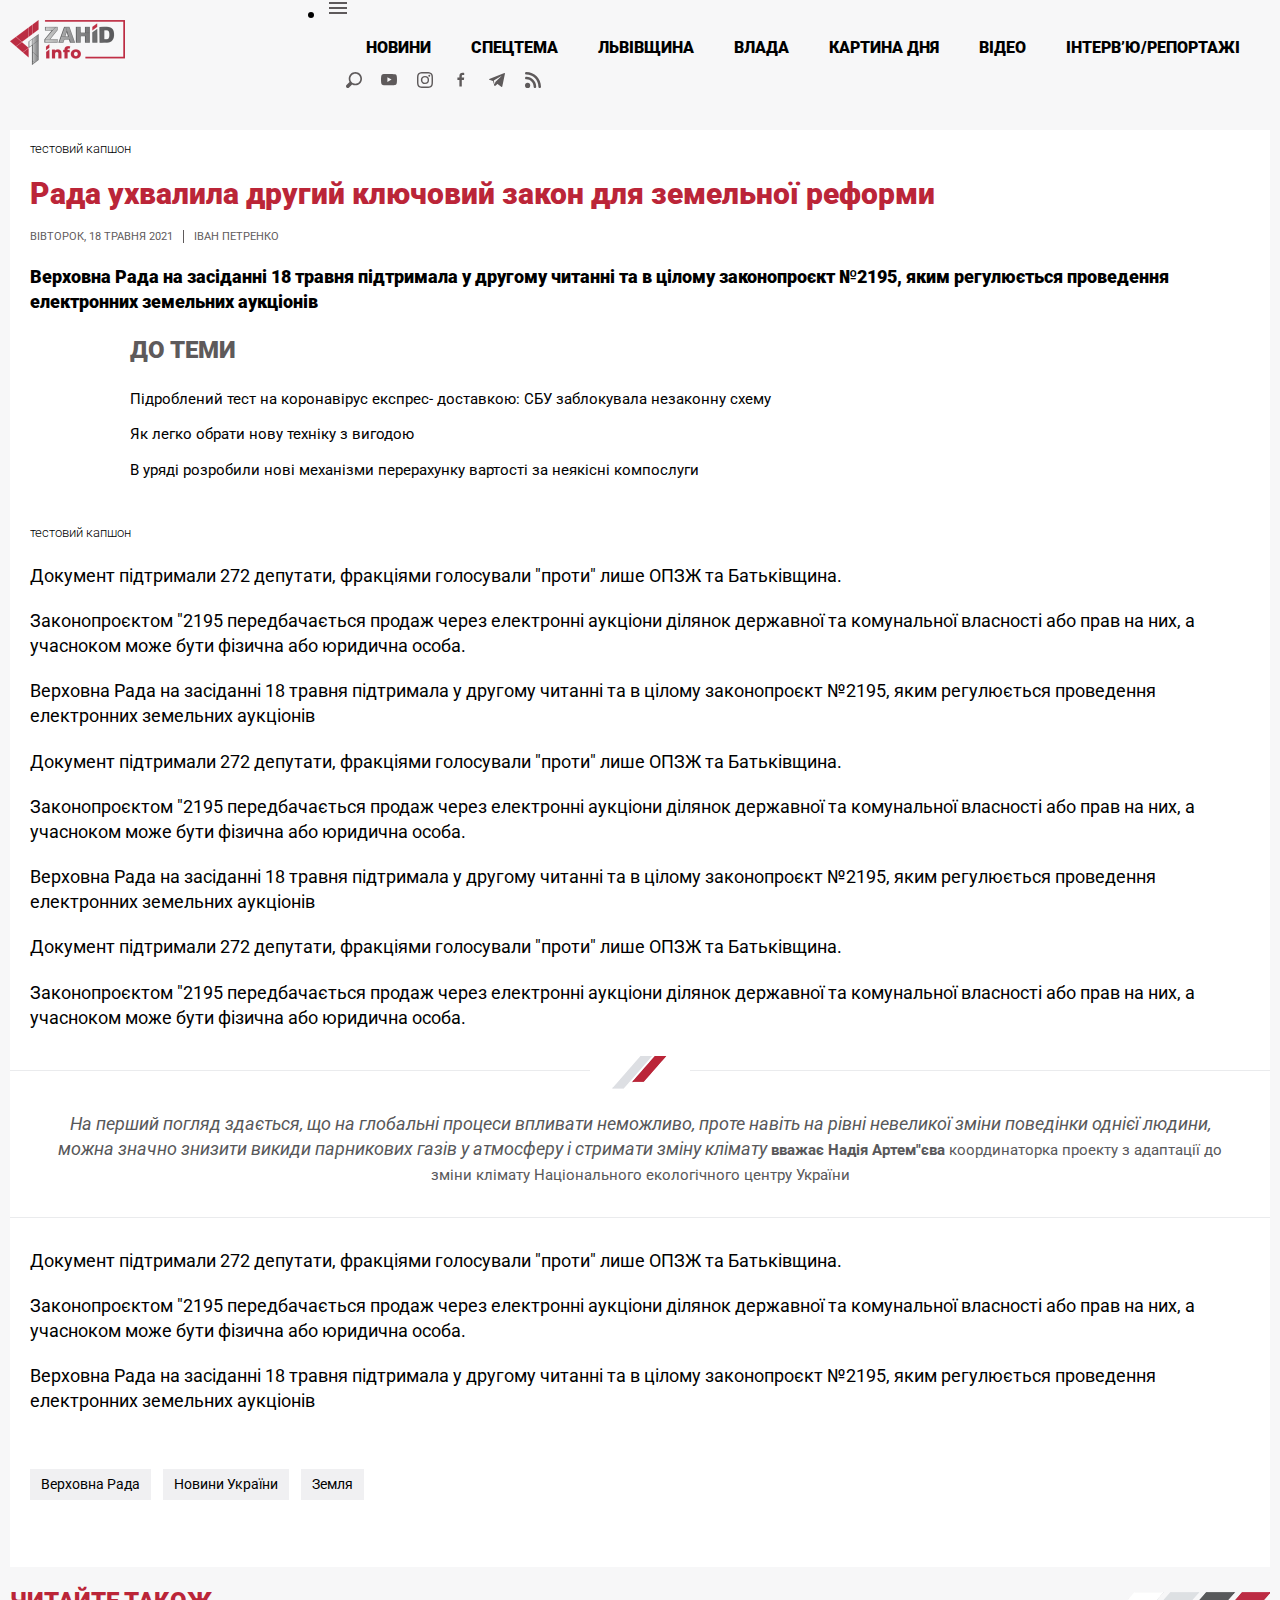
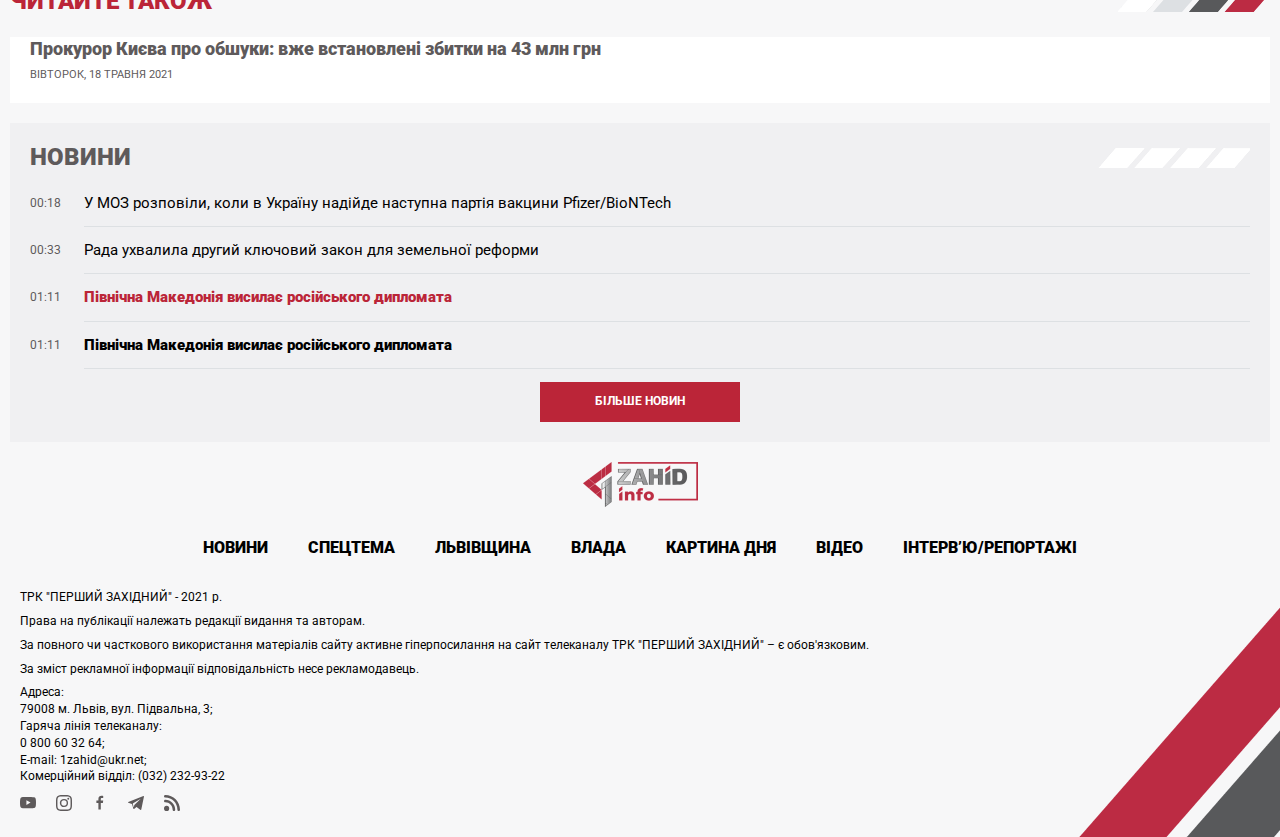
<file: amp-article.html>
<!DOCTYPE html>
<html ⚡ lang="uk">
<head>
    <meta charset="UTF-8">
    <meta http-equiv="X-UA-Compatible" content="IE=edge">
    <meta name="viewport" content="width=device-width, initial-scale=1.0">
    <title>[amp]article :: Перший західний</title>
    <meta name="description" content="amp page category">

    <link rel="canonical" href="./article.html">

    <link rel="shortcut icon" href="https://1zahid.info/tpl/images/icons/favicon.ico">

    <link href="https://fonts.googleapis.com/css2?family=Roboto:ital,wght@0,100;0,300;0,400;0,500;0,700;0,900;1,100;1,300&display=swap" rel="stylesheet">

<style amp-boilerplate>body{-webkit-animation:-amp-start 8s steps(1,end) 0s 1 normal both;-moz-animation:-amp-start 8s steps(1,end) 0s 1 normal both;-ms-animation:-amp-start 8s steps(1,end) 0s 1 normal both;animation:-amp-start 8s steps(1,end) 0s 1 normal both}@-webkit-keyframes -amp-start{from{visibility:hidden}to{visibility:visible}}@-moz-keyframes -amp-start{from{visibility:hidden}to{visibility:visible}}@-ms-keyframes -amp-start{from{visibility:hidden}to{visibility:visible}}@-o-keyframes -amp-start{from{visibility:hidden}to{visibility:visible}}@keyframes -amp-start{from{visibility:hidden}to{visibility:visible}}</style><noscript><style amp-boilerplate>body{-webkit-animation:none;-moz-animation:none;-ms-animation:none;animation:none}</style></noscript>

<style amp-custom>
*{
    padding: 0;
    margin: 0;
    box-sizing: border-box;
    font-family: 'Roboto', sans-serif;
}

:root
{
    --bg-main: #f7f7f8;
    --bg-aside: #f0f0f2;
    --bg-hr: #eaebed;
    --red: #bb2538;
    --black: #000;
    --white: #fff;
    --gray-1: #5e5a5b;
    --gray-2: #58585a;
    --border-category: #dde0e3;
    --blue: #1570bd;

    --gap: 20px;
    --selfgap: 10px;
}

body
{
    background: var(--bg-main);
    color: var(--black);
    font-size: 18px;
    font-weight: 400;
    line-height: 1.4;
}

.logo
{
    background: url('[data-uri]');
    width: 115px;
    height: 45px;
    background-size: 115px 45px;
    background-repeat: no-repeat;
    display: block;
    position: absolute;
    top: var(--gap);
    left: var(--selfgap);
}

[aria-hidden="true"][open]
{
    background: transparent;
}

amp-mega-menu
{
    padding: 0 var(--gap);
}

amp-mega-menu nav
{
    height: 80px;
    display: flex;
    align-items: center;
    justify-content: flex-end;
    background: transparent;
}

amp-mega-menu nav button
{
    display: inline-block;
    width: 24px;
    height: 24px;
    background: transparent url("data:image/svg+xml,%3Csvg xmlns='http://www.w3.org/2000/svg' viewBox='0 0 24 24' fill='%235e5a5b'%3E%3Cpath d='M0 0h24v24H0z' fill='none'/%3E%3Cpath d='M3 18h18v-2H3v2zm0-5h18v-2H3v2zm0-7v2h18V6H3z'/%3E%3C/svg%3E");
    -webkit-tap-highlight-color: rgba(0, 0, 0, 0);
    border: none;
}

amp-mega-menu nav button[aria-expanded="true"]
{
    background: url("data:image/svg+xml,%3Csvg xmlns='http://www.w3.org/2000/svg' viewBox='0 0 24 24' fill='%235e5a5b'%3E%3Cpath d='M0 0h24v24H0z' fill='none'/%3E%3Cpath d='M19 6.41L17.59 5 12 10.59 6.41 5 5 6.41 10.59 12 5 17.59 6.41 19 12 13.41 17.59 19 19 17.59 13.41 12z'/%3E%3C/svg%3E");
}

amp-mega-menu div[role="dialog"][aria-modal="true"]
{
    background: var(--bg-main);
    margin-top: var(--gap);
    padding-bottom: var(--gap);
    text-align: center;
}

amp-mega-menu div
{
    padding: 0 var(--gap);
}

.nav
{
    display: flex;
    flex-wrap: wrap;
    justify-content: center;
}

@media(max-width:600px)
{
    .nav
    {
        display: block;
    }
}

.nav li
{
    display: inline-block;
}

@media(max-width:600px)
{
    .nav li
    {
        display: block;
        text-align: left;
    }
}

.nav li a
{
    display: block;
    padding: var(--selfgap) var(--gap);
    font-size: 16px;
    color: var(--black);
    font-weight: 900;
    text-decoration: none;
    text-transform: uppercase;
    transition: .5s;
}

@media(max-width:600px)
{
    .nav li a
    {
        padding: var(--selfgap) var(--gap) var(--selfgap) 0;
    }
}

#search
{
    height: 16px;
    width: 16px;
    display: inline-block;
    transition: .5s;
    cursor: pointer;
    margin-left: auto;
    margin-right: 15px;
    position: relative;
    z-index: 4;
    background-image: url("data:image/svg+xml,%3Csvg fill='%235e5a5b' xmlns='http://www.w3.org/2000/svg' viewBox='0 0 288.136 288.136'%3E%3Cpath d='M253.094,35.437c-22.634-22.634-52.727-35.099-84.735-35.099s-62.102,12.465-84.735,35.099 c-38.632,38.632-45.319,97.294-20.067,142.865L9.496,232.364c-12.661,12.661-12.661,33.262,0,45.923 c6.133,6.134,14.287,9.511,22.961,9.511s16.828-3.377,22.961-9.511l53.821-53.821c17.824,10.141,38.057,15.539,59.12,15.539 c32.009,0,62.102-12.464,84.735-35.098C299.817,158.183,299.817,82.16,253.094,35.437z M231.882,183.694 c-16.968,16.967-39.527,26.311-63.522,26.311s-46.555-9.344-63.522-26.311c-35.025-35.026-35.025-92.019,0-127.044 c16.968-16.968,39.527-26.312,63.522-26.312s46.555,9.344,63.522,26.312C266.907,91.676,266.907,148.668,231.882,183.694z'/%3E%3C/svg%3E");
}


.social
{
    display: inline-flex;
    justify-content: space-between;
    gap: var(--gap);
}

.social .facebook, 
.social .twitter, 
.social .telegram, 
.social .rss, 
.social .instagram, 
.social .youtube
{
    height: 16px;
    width: 16px;
    display: inline-block;
    transition: .5s;
}

.social .youtube
{
    background-image: url("data:image/svg+xml,%3Csvg xmlns='http://www.w3.org/2000/svg' fill='%235e5a5b' viewBox='0 0 16 16'%3E%3Cpath d='M8.051 1.999h.089c.822.003 4.987.033 6.11.335a2.01 2.01 0 0 1 1.415 1.42c.101.38.172.883.22 1.402l.01.104.022.26.008.104c.065.914.073 1.77.074 1.957v.075c-.001.194-.01 1.108-.082 2.06l-.008.105-.009.104c-.05.572-.124 1.14-.235 1.558a2.007 2.007 0 0 1-1.415 1.42c-1.16.312-5.569.334-6.18.335h-.142c-.309 0-1.587-.006-2.927-.052l-.17-.006-.087-.004-.171-.007-.171-.007c-1.11-.049-2.167-.128-2.654-.26a2.007 2.007 0 0 1-1.415-1.419c-.111-.417-.185-.986-.235-1.558L.09 9.82l-.008-.104A31.4 31.4 0 0 1 0 7.68v-.123c.002-.215.01-.958.064-1.778l.007-.103.003-.052.008-.104.022-.26.01-.104c.048-.519.119-1.023.22-1.402a2.007 2.007 0 0 1 1.415-1.42c.487-.13 1.544-.21 2.654-.26l.17-.007.172-.006.086-.003.171-.007A99.788 99.788 0 0 1 7.858 2h.193zM6.4 5.209v4.818l4.157-2.408L6.4 5.209z'/%3E%3C/svg%3E");
}

.social .instagram
{
    background-image: url("data:image/svg+xml,%3Csvg xmlns='http://www.w3.org/2000/svg' fill='%235e5a5b' viewBox='0 0 16 16'%3E%3Cpath d='M8 0C5.829 0 5.556.01 4.703.048 3.85.088 3.269.222 2.76.42a3.917 3.917 0 0 0-1.417.923A3.927 3.927 0 0 0 .42 2.76C.222 3.268.087 3.85.048 4.7.01 5.555 0 5.827 0 8.001c0 2.172.01 2.444.048 3.297.04.852.174 1.433.372 1.942.205.526.478.972.923 1.417.444.445.89.719 1.416.923.51.198 1.09.333 1.942.372C5.555 15.99 5.827 16 8 16s2.444-.01 3.298-.048c.851-.04 1.434-.174 1.943-.372a3.916 3.916 0 0 0 1.416-.923c.445-.445.718-.891.923-1.417.197-.509.332-1.09.372-1.942C15.99 10.445 16 10.173 16 8s-.01-2.445-.048-3.299c-.04-.851-.175-1.433-.372-1.941a3.926 3.926 0 0 0-.923-1.417A3.911 3.911 0 0 0 13.24.42c-.51-.198-1.092-.333-1.943-.372C10.443.01 10.172 0 7.998 0h.003zm-.717 1.442h.718c2.136 0 2.389.007 3.232.046.78.035 1.204.166 1.486.275.373.145.64.319.92.599.28.28.453.546.598.92.11.281.24.705.275 1.485.039.843.047 1.096.047 3.231s-.008 2.389-.047 3.232c-.035.78-.166 1.203-.275 1.485a2.47 2.47 0 0 1-.599.919c-.28.28-.546.453-.92.598-.28.11-.704.24-1.485.276-.843.038-1.096.047-3.232.047s-2.39-.009-3.233-.047c-.78-.036-1.203-.166-1.485-.276a2.478 2.478 0 0 1-.92-.598 2.48 2.48 0 0 1-.6-.92c-.109-.281-.24-.705-.275-1.485-.038-.843-.046-1.096-.046-3.233 0-2.136.008-2.388.046-3.231.036-.78.166-1.204.276-1.486.145-.373.319-.64.599-.92.28-.28.546-.453.92-.598.282-.11.705-.24 1.485-.276.738-.034 1.024-.044 2.515-.045v.002zm4.988 1.328a.96.96 0 1 0 0 1.92.96.96 0 0 0 0-1.92zm-4.27 1.122a4.109 4.109 0 1 0 0 8.217 4.109 4.109 0 0 0 0-8.217zm0 1.441a2.667 2.667 0 1 1 0 5.334 2.667 2.667 0 0 1 0-5.334z'/%3E%3C/svg%3E");
}

.social .facebook
{
    background-image: url("data:image/svg+xml,%3Csvg viewBox='0 0 20 20' fill='%235e5a5b' xmlns='http://www.w3.org/2000/svg'%3E%3Cpath d='M11,10h2.6l0.4-3H11V5.3c0-0.9,0.2-1.5,1.5-1.5H14V1.1c-0.3,0-1-0.1-2.1-0.1C9.6,1,8,2.4,8,5v2H5.5v3H8v8h3V10z'%3E%3C/path%3E%3C/svg%3E");
}

.social .telegram
{
    background-image: url("data:image/svg+xml,%3Csvg xmlns='http://www.w3.org/2000/svg' fill='%235e5a5b' viewBox='0 0 300 300'%3E%3Cpath id='XMLID_497_' d='M5.299,144.645l69.126,25.8l26.756,86.047c1.712,5.511,8.451,7.548,12.924,3.891l38.532-31.412 c4.039-3.291,9.792-3.455,14.013-0.391l69.498,50.457c4.785,3.478,11.564,0.856,12.764-4.926L299.823,29.22 c1.31-6.316-4.896-11.585-10.91-9.259L5.218,129.402C-1.783,132.102-1.722,142.014,5.299,144.645z M96.869,156.711l135.098-83.207 c2.428-1.491,4.926,1.792,2.841,3.726L123.313,180.87c-3.919,3.648-6.447,8.53-7.163,13.829l-3.798,28.146 c-0.503,3.758-5.782,4.131-6.819,0.494l-14.607-51.325C89.253,166.16,91.691,159.907,96.869,156.711z'/%3E%3C/svg%3E");
}

.social .rss
{
    background-image: url("data:image/svg+xml,%3Csvg xmlns='http://www.w3.org/2000/svg' fill='%235e5a5b' viewBox='0 0 124 124'%3E%3Ccircle cx='20.3' cy='103.749' r='20'/%3E%3Cpath d='M67,113.95c0,5.5,4.5,10,10,10s10-4.5,10-10c0-42.4-34.5-77-77-77c-5.5,0-10,4.5-10,10s4.5,10,10,10 C41.5,56.95,67,82.55,67,113.95z'/%3E%3Cpath d='M114,123.95c5.5,0,10-4.5,10-10c0-62.8-51.1-113.9-113.9-113.9c-5.5,0-10,4.5-10,10s4.5,10,10,10 c51.8,0,93.9,42.1,93.9,93.9C104,119.45,108.4,123.95,114,123.95z'/%3E%3C/svg%3E");
}

.logos
{
    display: flex;
    align-items: center;
    justify-content: center;
    margin-top: 5px;
    height: 35px;
}

.logos a
{
    margin: 0 5px;
    text-decoration: none;
    display: inline-block;
    height: 35px;
    display: flex;
    align-items: center;
}

figure
{
    display: block;
    margin: 0 0 var(--selfgap);
}

figcaption
{
    display: block;
    font-size: 13px;
    font-weight: 300;
    padding: var(--selfgap) 0;
}

#figure
{
    margin: 0 -20px var(--selfgap);
}

#figure figcaption
{
    padding: var(--selfgap) var(--gap);    
}

main
{
    padding: 0 var(--gap) var(--gap);
    margin: 0 var(--selfgap);
    background: var(--white);
}

main h1
{
    margin: 0 0 16px;
    line-height: 1;
    color: var(--red);
    font-size: 30px;
    font-weight: 900;
}

.meta
{
    display: flex;
    align-items: center;
    margin: 20px 0;
}

time
{
    display: block;
    font-size: 11px;
    color: var(--gray-1);
    text-transform: uppercase;
    margin: 0 10px 0 0;
}

.meta span
{
    font-size: 11px;
    color: var(--gray-1);
    text-transform: uppercase;
    padding-left: 10px;
    border-left: 1px solid var(--gray-1);
    line-height: normal;
}

main h2
{
    font-size: 18px;
    font-weight: 900;
    line-height: 1.4;
}

#main-aside
{
    padding: var(--gap) 0;
    min-height: 200px;
}

main h3
{
    text-transform: uppercase;
    font-size: 24px;
    font-weight: 900;
    color: var(--gray-1);
    margin: 0 0 20px 100px;
}

.share-buttons
{
    margin: 0;
    float: left;
}

amp-social-share.amp-social-share-facebook,
amp-social-share.amp-social-share-linkedin,
amp-social-share.amp-social-share-twitter
{
    display: block;
    margin: 0 0 var(--selfgap);
}

#main-aside ul
{
    margin: 0 0 0 100px;
    display: block;
}

#main-aside li
{
    display: block;
    margin: 0 0 13px;
}

#main-aside li a
{
    text-decoration: none;
    color: var(--black);
    font-size: 15px;
    line-height: 1.5;
    display: block;
    transition: .5s;
}

main p
{
    margin: 0 0 20px;
}

blockquote
{
    text-align: center;
    padding: 40px 30px 30px;
    margin: 40px -20px 30px;
    border-top: 1px solid var(--bg-hr);
    border-bottom: 1px solid var(--bg-hr);
    font-size: 18px;
    color: var(--gray-2);
    position: relative;
    font-style: italic;
}

blockquote::before
{
    content: '';
    display: inline-block;
    width: 79px;
    height: 33px;
    position: absolute;
    top: -15px;
    left: calc(50% - 40px);
    z-index: 2;
    background: url('[data-uri]');
}

blockquote::after
{
    content: '';
    display: inline-block;
    width: 100px;
    height: 40px;
    background: var(--white);
    position: absolute;
    top: -20px;
    left: calc(50% - 50px);
    z-index: 1;
}

blockquote p
{
    font-size: 18px;
    color: var(--gray-2);
    margin: 0;
}

blockquote strong
{
    font-size: 15px;
    font-weight: bold;
    font-style: normal;
}

blockquote em
{
    font-size: 15px;
    font-style: normal;
    font-weight: 400;
}

.tags
{
    margin: 55px 0 35px;
}

.tags a
{
    display: inline-block;
    background: var(--bg-aside);
    color: var(--black);
    font-size: 14px;
    font-weight: 400;
    margin: 0 12px 12px 0;
    text-decoration: none;
    padding: 6px 11px;
    transition: .5s;
}

.heading
{
    text-transform: uppercase;
    font-size: 24px;
    font-weight: 900;
    color: var(--red);
    height: 70px;
    margin: 0 var(--selfgap);

    display: flex;
    align-items: center;
    position: relative;
}

.heading span
{
    z-index: 3;
}

.heading::before
{
    content: '';
    display: block;
    width: 154px;
    height: var(--gap);
    position: absolute;
    top: calc(50% - var(--selfgap));
    right: 0;
    z-index: 2;
    width: 152px;
    background: url('[data-uri]');
}

section
{
    padding: 0 0 var(--gap);
    margin: 0 var(--selfgap);
    background: var(--white);
}

section time
{
    display: block;
    color: var(--gray-1);
    text-transform: uppercase;
    font-size: 11px;
    margin: 0 var(--gap);
}

section h1
{
    line-height: 1.35;
    margin: 0 var(--gap) 6px;
    font-size: 18px;
    font-weight: 900;
}

section h1.red a
{
    color: var(--red);
}

section h1 a
{
    color: var(--gray-1);
    text-decoration: none;
    transition: .5s;
}

section amp-img
{
    margin: 0 0 var(--selfgap);
}

aside
{
    background: var(--bg-aside);
    padding: 0 var(--gap) var(--gap);
    margin: var(--gap) var(--selfgap) 0;
}

aside .heading
{
    margin: 0;
    color: var(--gray-1);
}

aside .heading::before
{
    background: url('[data-uri]');
}

aside article
{
    display: grid;
    grid-template-columns: auto 1fr;
    grid-gap: 13px;
}

aside time
{
    font-size: 12px;
    line-height: var(--gap);
    color: var(--gray-1);
}

aside h1
{
    font-size: 15px;
    line-height: 1.35;
    padding-bottom: 13px;
    margin-bottom: 13px;
    border-bottom: 1px solid var(--border-category);
}

aside h1 a
{
    text-decoration: none;
    transition: .5s;
    color: var(--black);
    font-weight: 400;
}

aside h1.red a
{
    color: var(--red);
    font-weight: 900
}

aside h1.black a
{
    color: var(--black);
    font-weight: 900
}

.button
{
    height: 40px;
    width: 200px;
    background: var(--red);
    color: var(--white);
    font-size: 12px;
    font-weight: bold;
    display: flex;
    align-items: center;
    justify-content: center;
    margin: auto;
    text-decoration: none;
    text-transform: uppercase;
    transition: .5s;
}

footer
{
    background: url('[data-uri]');
    background-position: right -300px bottom;
    background-size: 501px 327px;
    background-repeat: no-repeat;
    position: relative;
    padding: var(--gap);
}

footer .logo
{
    margin: 0 auto var(--gap);
    position: static;
}

footer .nav
{
    margin: 0 0 var(--gap);
}

footer p
{
    font-size: 12px;
    margin: 0 0 7px;
}
</style>

<script async src="https://cdn.ampproject.org/v0.js"></script>
<script async custom-element="amp-mega-menu" src="https://cdn.ampproject.org/v0/amp-mega-menu-0.1.js"></script>
<script async custom-element="amp-youtube" src="https://cdn.ampproject.org/v0/amp-youtube-0.1.js"></script>
<script async custom-element="amp-social-share" src="https://cdn.ampproject.org/v0/amp-social-share-0.1.js"></script>

</head>
<body>

    <a href="/" class="logo" title="Перший західний"></a>

    <amp-mega-menu layout="fixed-height" height="80">
        <nav>
            <ul>
                <li>
                    <button role="button"></button>

                    <div role="dialog">

                        <ul class="nav">
                            <li><a href="" class="active">Новини</a></li>
                            <li><a href="/" title="">Спецтема</a></li>
                            <li><a href="/" title="">Львівщина</a></li>
                            <li><a href="/" title="">Влада</a></li>
                            <li><a href="/" title="">Картина дня</a></li>
                            <li><a href="/" title="">Відео</a></li>
                            <li><a href="/" title="">Інтерв’ю/репортажі</a></li>
                        </ul>

                        <a href="#" id="search"></a>

                        <span class="social">
                            <a href="//www.youtube.com/channel/UCGVbKMWygms_c1mOj1uTZUA" class="youtube"></a>
                            <a href="//www.instagram.com/1zahidtv/" class="instagram"></a>
                            <a href="//www.facebook.com/1zahidTV/" class="facebook" title="facebook"></a>
                            <a href="//t.me//persyjzahid" class="telegram" title="telegram"></a>
                            <a href="/rss/export.xml" class="rss" title="rss"></a>
                        </span>

                        <div class="logos">
                            <a href="#" title="">
                                <amp-img alt="zahid-1" src="images/zahid-1.png" width="82" height="35"></amp-img>
                            </a>

                            <a href="#" title="">
                                <amp-img alt="radio-1" src="images/radio-1.png" width="121" height="23"></amp-img>
                            </a>                                
                        </div>

                    </div>
                </li>
            </ul>
        </nav> 
    </amp-mega-menu>

    <main>

        <figure id="figure">
            <amp-img alt="" src="temp/600-300.png" width="600" height="300" layout="responsive"></amp-img>
            <figcaption>
                тестовий капшон
            </figcaption>
        </figure>

        <h1>
            Рада ухвалила другий ключовий закон для земельної реформи
        </h1>
        <div class="meta">
            <time>Вівторок, 18 Травня 2021</time>
            <span>Іван Петренко</span>
        </div>

        <h2> Верховна Рада на засіданні 18 травня підтримала у другому читанні та в цілому законопроєкт №2195, яким регулюється проведення електронних земельних аукціонів</h2>

        <div id="main-aside">
            <div class="share-buttons">
                <!-- для фейсбука явно необхідний "рідний" ідентифікатор -->
                <amp-social-share type="facebook" aria-label="Share on Facebook" data-param-app_id="254325784911610"></amp-social-share>
                <amp-social-share type="linkedin" aria-label="Share on LinkedIn"></amp-social-share>
                <amp-social-share type="twitter" aria-label="Share on Twitter"></amp-social-share>
            </div>

            <h3>До теми</h3>

            <ul>
                <li><a href="">Підроблений тест на коронавірус експрес- доставкою: СБУ заблокувала незаконну схему </a></li>
                <li><a href="">Як легко обрати нову техніку з вигодою</a></li>
                <li><a href="">В уряді розробили нові механізми перерахунку вартості за неякісні компослуги</a></li>
            </ul>

        </div>

        <figure>
            <amp-img alt="" src="temp/600-400.png" width="600" height="400" layout="responsive"></amp-img>
            <figcaption>
                тестовий капшон
            </figcaption>
        </figure>

        <p>Документ підтримали 272 депутати, фракціями голосували "проти" лише ОПЗЖ та Батьківщина.</p>

        <p>Законопроєктом "2195 передбачається продаж через електронні аукціони ділянок державної та комунальної власності або прав на них, а учасноком може бути фізична або юридична особа.</p>

        <p>Верховна Рада на засіданні 18 травня підтримала у другому читанні та в цілому законопроєкт №2195, яким регулюється проведення електронних земельних аукціонів</p>

        <p>Документ підтримали 272 депутати, фракціями голосували "проти" лише ОПЗЖ та Батьківщина.</p>

        <p>Законопроєктом "2195 передбачається продаж через електронні аукціони ділянок державної та комунальної власності або прав на них, а учасноком може бути фізична або юридична особа.</p>

        <p>Верховна Рада на засіданні 18 травня підтримала у другому читанні та в цілому законопроєкт №2195, яким регулюється проведення електронних земельних аукціонів</p>

        <p>Документ підтримали 272 депутати, фракціями голосували "проти" лише ОПЗЖ та Батьківщина.</p>

        <p>Законопроєктом "2195 передбачається продаж через електронні аукціони ділянок державної та комунальної власності або прав на них, а учасноком може бути фізична або юридична особа.</p>

        <blockquote>
            <p>На перший погляд здається, що на глобальні процеси впливати неможливо, проте навіть на рівні невеликої зміни поведінки однієї людини, можна значно знизити викиди парникових газів у атмосферу і стримати зміну клімату <strong>вважає Надія Артем"єва</strong> <em>координаторка проекту з адаптації до зміни клімату Національного екологічного центру України</em></p>
        </blockquote>

        <p>Документ підтримали 272 депутати, фракціями голосували "проти" лише ОПЗЖ та Батьківщина.</p>

        <p>Законопроєктом "2195 передбачається продаж через електронні аукціони ділянок державної та комунальної власності або прав на них, а учасноком може бути фізична або юридична особа.</p>

        <p>Верховна Рада на засіданні 18 травня підтримала у другому читанні та в цілому законопроєкт №2195, яким регулюється проведення електронних земельних аукціонів</p>

        <p>
            <amp-youtube data-videoid="R_xGPePwcsM" layout="responsive" width="480" height="270"></amp-youtube>
        </p>

        <div class="tags">
            <a href="">Верховна Рада</a><a href="">Новини України</a><a href="">Земля</a>
        </div>

    </main>

    <a href="">
        <!-- ads -->
    </a>

    <div class="heading">
        <span>Читайте також</span>
    </div>

    <section>

        <amp-img alt="Прокурор Києва про обшуки: вже встановлені збитки на 43 млн грн" src="temp/940-415.png" width="940" height="415" layout="responsive"></amp-img>

        <h1>
            <a href="/" title="">Прокурор Києва про обшуки: вже встановлені збитки на 43 млн грн</a>
        </h1>
        <time>Вівторок, 18 Травня 2021</time>
        
    </section>
   
    <aside>
        <div class="heading">
            <span>Новини</span>
        </div>

        <article>
            <time>00:18</time>
            <h1>
                <a href="/" title="">У МОЗ розповіли, коли в Україну надійде наступна партія вакцини Pfizer/BioNTech</a>
            </h1>
        </article>

        <article>
            <time>00:33</time>
            <h1>
                <a href="/" title="">Рада ухвалила другий ключовий закон для земельної реформи</a>
            </h1>
        </article>

        <article>
            <time>01:11</time>
            <h1 class="red">
                <a href="/" title="">Північна Македонія висилає російського дипломата</a>
            </h1>
        </article>

        <article>
            <time>01:11</time>
            <h1 class="black">
                <a href="/" title="">Північна Македонія висилає російського дипломата</a>
            </h1>
        </article>

        <a href="/" class="button">
            Більше новин
        </a>
    </aside>

    <footer>
        <a href="/" class="logo" title="Перший західний"></a>

        <ul class="nav">
            <li><a href="" class="active">Новини</a></li>
            <li><a href="/" title="">Спецтема</a></li>
            <li><a href="/" title="">Львівщина</a></li>
            <li><a href="/" title="">Влада</a></li>
            <li><a href="/" title="">Картина дня</a></li>
            <li><a href="/" title="">Відео</a></li>
            <li><a href="/" title="">Інтерв’ю/репортажі</a></li>
        </ul>

        <p>ТРК "ПЕРШИЙ ЗАХІДНИЙ" - 2021 р.</p>
        <p>Права на публікації належать редакції видання та авторам.</p>
        <p>За повного чи часткового використання матеріалів сайту активне гіперпосилання на сайт телеканалу ТРК "ПЕРШИЙ ЗАХІДНИЙ" – є обов'язковим.</p>
        <p>За зміст рекламної інформації відповідальність несе рекламодавець.</p>

        <p>
            Адреса: <br>
            79008 м. Львів, вул. Підвальна, 3;<br>
            Гаряча лінія телеканалу:<br>
            0 800 60 32 64;<br>
            E-mail: 1zahid@ukr.net;<br>
            Комерційний відділ: (032) 232-93-22
        </p>

        <span class="social">
            <a href="//www.youtube.com/channel/UCGVbKMWygms_c1mOj1uTZUA" class="youtube"></a>
            <a href="//www.instagram.com/1zahidtv/" class="instagram"></a>
            <a href="//www.facebook.com/1zahidTV/" class="facebook" title="facebook"></a>
            <a href="//t.me//persyjzahid" class="telegram" title="telegram"></a>
            <a href="/rss/export.xml" class="rss" title="rss"></a>
        </span>

    </footer>
</body>
</html>
</file>
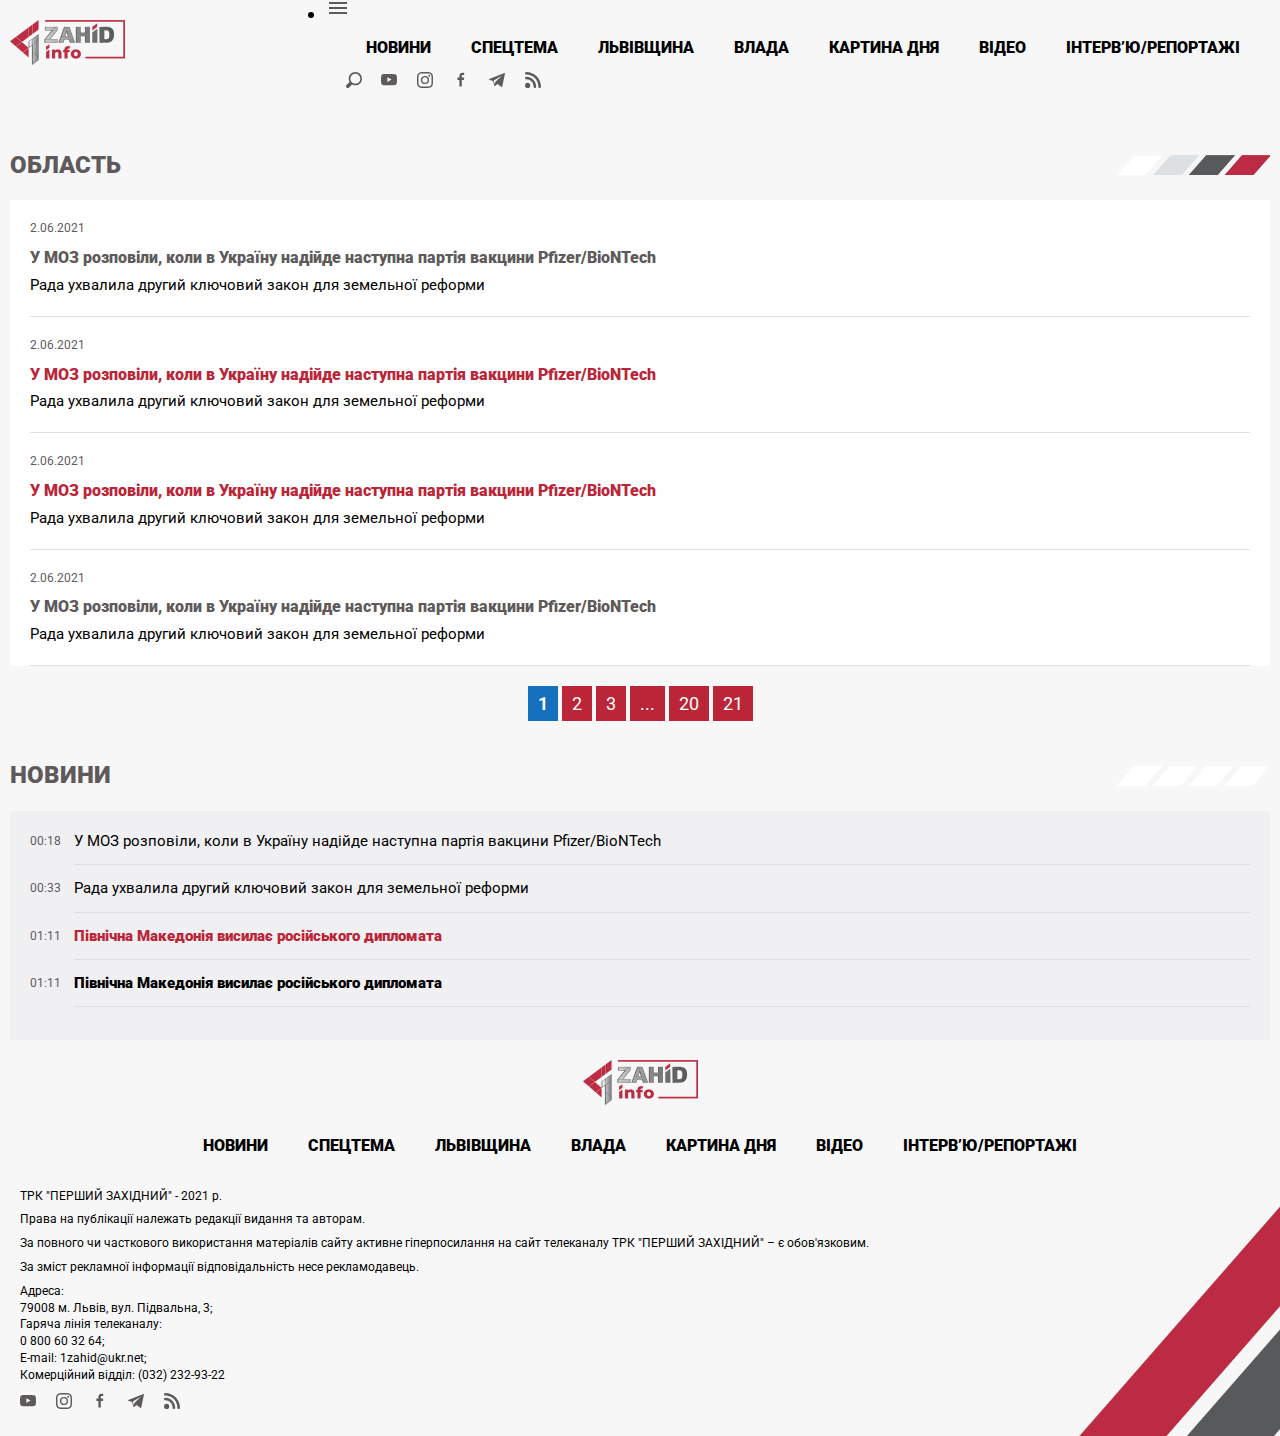
<file: amp-category.html>
<!DOCTYPE html>
<html ⚡ lang="uk">
    <head>
        <meta charset="UTF-8">
        <meta http-equiv="X-UA-Compatible" content="IE=edge">
        <meta name="viewport" content="width=device-width, initial-scale=1.0">

        <title>[amp]category :: Перший західний</title>

        <meta name="description" content="amp page category">

        <link rel="canonical" href="./category.html">

        <link rel="shortcut icon" href="https://1zahid.info/tpl/images/icons/favicon.ico">

        <link href="https://fonts.googleapis.com/css2?family=Roboto:ital,wght@0,100;0,300;0,400;0,500;0,700;0,900;1,100;1,300&display=swap" rel="stylesheet">

<style amp-boilerplate>body{-webkit-animation:-amp-start 8s steps(1,end) 0s 1 normal both;-moz-animation:-amp-start 8s steps(1,end) 0s 1 normal both;-ms-animation:-amp-start 8s steps(1,end) 0s 1 normal both;animation:-amp-start 8s steps(1,end) 0s 1 normal both}@-webkit-keyframes -amp-start{from{visibility:hidden}to{visibility:visible}}@-moz-keyframes -amp-start{from{visibility:hidden}to{visibility:visible}}@-ms-keyframes -amp-start{from{visibility:hidden}to{visibility:visible}}@-o-keyframes -amp-start{from{visibility:hidden}to{visibility:visible}}@keyframes -amp-start{from{visibility:hidden}to{visibility:visible}}</style><noscript><style amp-boilerplate>body{-webkit-animation:none;-moz-animation:none;-ms-animation:none;animation:none}</style></noscript>

<style amp-custom>
*{
    padding: 0;
    margin: 0;
    box-sizing: border-box;
    font-family: 'Roboto', sans-serif;
}

:root
{
    --bg-main: #f7f7f8;
    --red: #bb2538;
    --black: #000;
    --white: #fff;
    --gray-1: #5e5a5b;
    --bg-aside: #f0f0f2;
    --border-category: #dde0e3;
    --blue: #1570bd;
    --gap: 20px;
    --selfgap: 10px;
}

body
{
    background: var(--bg-main);
    color: var(--black);
    font-size: 18px;
    font-weight: 400;
    line-height: 1.4;
}

.logo
{
    background: url('[data-uri]');
    width: 115px;
    height: 45px;
    background-size: 115px 45px;
    background-repeat: no-repeat;
    display: block;
    position: absolute;
    top: var(--gap);
    left: var(--selfgap);
}

[aria-hidden="true"][open]
{
    background: transparent;
}

amp-mega-menu
{
    padding: 0 var(--gap);
}

amp-mega-menu nav
{
    height: 80px;
    display: flex;
    align-items: center;
    justify-content: flex-end;
    background: transparent;
}

amp-mega-menu nav button
{
    display: inline-block;
    width: 24px;
    height: 24px;
    background: transparent url("data:image/svg+xml,%3Csvg xmlns='http://www.w3.org/2000/svg' viewBox='0 0 24 24' fill='%235e5a5b'%3E%3Cpath d='M0 0h24v24H0z' fill='none'/%3E%3Cpath d='M3 18h18v-2H3v2zm0-5h18v-2H3v2zm0-7v2h18V6H3z'/%3E%3C/svg%3E");
    -webkit-tap-highlight-color: rgba(0, 0, 0, 0);
    border: none;
}

amp-mega-menu nav button[aria-expanded="true"]
{
    background: url("data:image/svg+xml,%3Csvg xmlns='http://www.w3.org/2000/svg' viewBox='0 0 24 24' fill='%235e5a5b'%3E%3Cpath d='M0 0h24v24H0z' fill='none'/%3E%3Cpath d='M19 6.41L17.59 5 12 10.59 6.41 5 5 6.41 10.59 12 5 17.59 6.41 19 12 13.41 17.59 19 19 17.59 13.41 12z'/%3E%3C/svg%3E");
}

amp-mega-menu div[role="dialog"][aria-modal="true"]
{
    background: var(--bg-main);
    margin-top: var(--gap);
    padding-bottom: var(--gap);
    text-align: center;
}

amp-mega-menu div
{
    padding: 0 var(--gap);
}

.nav
{
    display: flex;
    flex-wrap: wrap;
    justify-content: center;
}

@media(max-width:600px)
{
    .nav
    {
        display: block;
    }
}

.nav li
{
    display: inline-block;
}

@media(max-width:600px)
{
    .nav li
    {
        display: block;
        text-align: left;
    }
}

.nav li a
{
    display: block;
    padding: var(--selfgap) var(--gap);
    font-size: 16px;
    color: var(--black);
    font-weight: 900;
    text-decoration: none;
    text-transform: uppercase;
    transition: .5s;
}

@media(max-width:600px)
{
    .nav li a
    {
        padding: var(--selfgap) var(--gap) var(--selfgap) 0;
    }
}

#search
{
    height: 16px;
    width: 16px;
    display: inline-block;
    transition: .5s;
    cursor: pointer;
    margin-left: auto;
    margin-right: 15px;
    position: relative;
    z-index: 4;
    background-image: url("data:image/svg+xml,%3Csvg fill='%235e5a5b' xmlns='http://www.w3.org/2000/svg' viewBox='0 0 288.136 288.136'%3E%3Cpath d='M253.094,35.437c-22.634-22.634-52.727-35.099-84.735-35.099s-62.102,12.465-84.735,35.099 c-38.632,38.632-45.319,97.294-20.067,142.865L9.496,232.364c-12.661,12.661-12.661,33.262,0,45.923 c6.133,6.134,14.287,9.511,22.961,9.511s16.828-3.377,22.961-9.511l53.821-53.821c17.824,10.141,38.057,15.539,59.12,15.539 c32.009,0,62.102-12.464,84.735-35.098C299.817,158.183,299.817,82.16,253.094,35.437z M231.882,183.694 c-16.968,16.967-39.527,26.311-63.522,26.311s-46.555-9.344-63.522-26.311c-35.025-35.026-35.025-92.019,0-127.044 c16.968-16.968,39.527-26.312,63.522-26.312s46.555,9.344,63.522,26.312C266.907,91.676,266.907,148.668,231.882,183.694z'/%3E%3C/svg%3E");
}

.social
{
    display: inline-flex;
    justify-content: space-between;
    gap: var(--gap);
}

.social .facebook, 
.social .twitter, 
.social .telegram, 
.social .rss, 
.social .instagram, 
.social .youtube
{
    height: 16px;
    width: 16px;
    display: inline-block;
    transition: .5s;
}

.social .youtube
{
    background-image: url("data:image/svg+xml,%3Csvg xmlns='http://www.w3.org/2000/svg' fill='%235e5a5b' viewBox='0 0 16 16'%3E%3Cpath d='M8.051 1.999h.089c.822.003 4.987.033 6.11.335a2.01 2.01 0 0 1 1.415 1.42c.101.38.172.883.22 1.402l.01.104.022.26.008.104c.065.914.073 1.77.074 1.957v.075c-.001.194-.01 1.108-.082 2.06l-.008.105-.009.104c-.05.572-.124 1.14-.235 1.558a2.007 2.007 0 0 1-1.415 1.42c-1.16.312-5.569.334-6.18.335h-.142c-.309 0-1.587-.006-2.927-.052l-.17-.006-.087-.004-.171-.007-.171-.007c-1.11-.049-2.167-.128-2.654-.26a2.007 2.007 0 0 1-1.415-1.419c-.111-.417-.185-.986-.235-1.558L.09 9.82l-.008-.104A31.4 31.4 0 0 1 0 7.68v-.123c.002-.215.01-.958.064-1.778l.007-.103.003-.052.008-.104.022-.26.01-.104c.048-.519.119-1.023.22-1.402a2.007 2.007 0 0 1 1.415-1.42c.487-.13 1.544-.21 2.654-.26l.17-.007.172-.006.086-.003.171-.007A99.788 99.788 0 0 1 7.858 2h.193zM6.4 5.209v4.818l4.157-2.408L6.4 5.209z'/%3E%3C/svg%3E");
}

.social .instagram
{
    background-image: url("data:image/svg+xml,%3Csvg xmlns='http://www.w3.org/2000/svg' fill='%235e5a5b' viewBox='0 0 16 16'%3E%3Cpath d='M8 0C5.829 0 5.556.01 4.703.048 3.85.088 3.269.222 2.76.42a3.917 3.917 0 0 0-1.417.923A3.927 3.927 0 0 0 .42 2.76C.222 3.268.087 3.85.048 4.7.01 5.555 0 5.827 0 8.001c0 2.172.01 2.444.048 3.297.04.852.174 1.433.372 1.942.205.526.478.972.923 1.417.444.445.89.719 1.416.923.51.198 1.09.333 1.942.372C5.555 15.99 5.827 16 8 16s2.444-.01 3.298-.048c.851-.04 1.434-.174 1.943-.372a3.916 3.916 0 0 0 1.416-.923c.445-.445.718-.891.923-1.417.197-.509.332-1.09.372-1.942C15.99 10.445 16 10.173 16 8s-.01-2.445-.048-3.299c-.04-.851-.175-1.433-.372-1.941a3.926 3.926 0 0 0-.923-1.417A3.911 3.911 0 0 0 13.24.42c-.51-.198-1.092-.333-1.943-.372C10.443.01 10.172 0 7.998 0h.003zm-.717 1.442h.718c2.136 0 2.389.007 3.232.046.78.035 1.204.166 1.486.275.373.145.64.319.92.599.28.28.453.546.598.92.11.281.24.705.275 1.485.039.843.047 1.096.047 3.231s-.008 2.389-.047 3.232c-.035.78-.166 1.203-.275 1.485a2.47 2.47 0 0 1-.599.919c-.28.28-.546.453-.92.598-.28.11-.704.24-1.485.276-.843.038-1.096.047-3.232.047s-2.39-.009-3.233-.047c-.78-.036-1.203-.166-1.485-.276a2.478 2.478 0 0 1-.92-.598 2.48 2.48 0 0 1-.6-.92c-.109-.281-.24-.705-.275-1.485-.038-.843-.046-1.096-.046-3.233 0-2.136.008-2.388.046-3.231.036-.78.166-1.204.276-1.486.145-.373.319-.64.599-.92.28-.28.546-.453.92-.598.282-.11.705-.24 1.485-.276.738-.034 1.024-.044 2.515-.045v.002zm4.988 1.328a.96.96 0 1 0 0 1.92.96.96 0 0 0 0-1.92zm-4.27 1.122a4.109 4.109 0 1 0 0 8.217 4.109 4.109 0 0 0 0-8.217zm0 1.441a2.667 2.667 0 1 1 0 5.334 2.667 2.667 0 0 1 0-5.334z'/%3E%3C/svg%3E");
}

.social .facebook
{
    background-image: url("data:image/svg+xml,%3Csvg viewBox='0 0 20 20' fill='%235e5a5b' xmlns='http://www.w3.org/2000/svg'%3E%3Cpath d='M11,10h2.6l0.4-3H11V5.3c0-0.9,0.2-1.5,1.5-1.5H14V1.1c-0.3,0-1-0.1-2.1-0.1C9.6,1,8,2.4,8,5v2H5.5v3H8v8h3V10z'%3E%3C/path%3E%3C/svg%3E");
}

.social .telegram
{
    background-image: url("data:image/svg+xml,%3Csvg xmlns='http://www.w3.org/2000/svg' fill='%235e5a5b' viewBox='0 0 300 300'%3E%3Cpath id='XMLID_497_' d='M5.299,144.645l69.126,25.8l26.756,86.047c1.712,5.511,8.451,7.548,12.924,3.891l38.532-31.412 c4.039-3.291,9.792-3.455,14.013-0.391l69.498,50.457c4.785,3.478,11.564,0.856,12.764-4.926L299.823,29.22 c1.31-6.316-4.896-11.585-10.91-9.259L5.218,129.402C-1.783,132.102-1.722,142.014,5.299,144.645z M96.869,156.711l135.098-83.207 c2.428-1.491,4.926,1.792,2.841,3.726L123.313,180.87c-3.919,3.648-6.447,8.53-7.163,13.829l-3.798,28.146 c-0.503,3.758-5.782,4.131-6.819,0.494l-14.607-51.325C89.253,166.16,91.691,159.907,96.869,156.711z'/%3E%3C/svg%3E");
}

.social .rss
{
    background-image: url("data:image/svg+xml,%3Csvg xmlns='http://www.w3.org/2000/svg' fill='%235e5a5b' viewBox='0 0 124 124'%3E%3Ccircle cx='20.3' cy='103.749' r='20'/%3E%3Cpath d='M67,113.95c0,5.5,4.5,10,10,10s10-4.5,10-10c0-42.4-34.5-77-77-77c-5.5,0-10,4.5-10,10s4.5,10,10,10 C41.5,56.95,67,82.55,67,113.95z'/%3E%3Cpath d='M114,123.95c5.5,0,10-4.5,10-10c0-62.8-51.1-113.9-113.9-113.9c-5.5,0-10,4.5-10,10s4.5,10,10,10 c51.8,0,93.9,42.1,93.9,93.9C104,119.45,108.4,123.95,114,123.95z'/%3E%3C/svg%3E");
}

.logos
{
    display: flex;
    align-items: center;
    justify-content: center;
    margin-top: 5px;
    height: 35px;
}

.logos a
{
    margin: 0 5px;
    text-decoration: none;
    display: inline-block;
    height: 35px;
    display: flex;
    align-items: center;
}

.heading
{
    text-transform: uppercase;
    font-size: 24px;
    font-weight: 900;
    color: var(--gray-1);
    height: 70px;
    margin: 0 var(--selfgap);

    display: flex;
    align-items: center;
    position: relative;
}

.heading::before
{
    content: '';
    display: block;
    width: 154px;
    height: var(--gap);
    position: absolute;
    top: calc(50% - var(--selfgap));
    right: 0;
    z-index: 2;
    background: url('[data-uri]');
}

.heading span
{
    z-index: 3;
}

.heading.bg-colored::before
{
    width: 152px;
    background: url('[data-uri]');
}

main
{
    background: var(--white);
    margin: 0 var(--selfgap);
}

main article
{
    padding: 0 0 var(--gap);
    border-bottom: 1px solid var(--border-category);
    margin: var(--gap) var(--gap) 0;
}

main article:first-child
{
    padding-top: var(--gap);
    margin-top: 0;
}

main article time
{
    display: block;
    color: var(--gray-1);
    text-transform: uppercase;
    font-size: 12px;
    margin: 0 0 var(--selfgap);
}

main article h1
{
    line-height: 1.35;
    margin: 0 0 6px;
    font-size: 16px;
    font-weight: 900;
}

main article h1.red a
{
    color: var(--red);
}

main article h1 a
{
    color: var(--gray-1);
    text-decoration: none;
    transition: .5s;
}

main article amp-img
{
    margin: 0 0 var(--selfgap);
}

main article p
{
    font-size: 15px;
}

.pagination
{
    margin: var(--gap);
    text-align: center;
    display: block;
}

.pagination li
{
    display: inline-flex;
    align-items: center;
    justify-content: center;
}

.pagination li a
{
    display: inline-block;
    padding: 5px var(--selfgap);
    background: var(--red);
    color: var(--white);
    transition: .5s;
    text-decoration: none;
}

.pagination li.active a
{
    background: var(--blue);
    color: var(--white);
    font-weight: bold;
}

aside
{
    background: var(--bg-aside);
    padding: var(--gap);
    margin: 0 var(--selfgap);
}

aside article
{
    display: grid;
    grid-template-columns: auto 1fr;
    grid-gap: 13px;
}

aside time
{
    font-size: 12px;
    line-height: var(--gap);
    color: var(--gray-1);
}

aside h1
{
    font-size: 15px;
    line-height: 1.35;
    padding-bottom: 13px;
    margin-bottom: 13px;
    border-bottom: 1px solid var(--border-category);
}

aside h1 a
{
    text-decoration: none;
    transition: .5s;
    color: var(--black);
    font-weight: 400;
}

aside h1.red a
{
    color: var(--red);
    font-weight: 900
}

aside h1.black a
{
    color: var(--black);
    font-weight: 900
}

footer
{
    background: url('[data-uri]');
    background-position: right -300px bottom;
    background-size: 501px 327px;
    background-repeat: no-repeat;
    position: relative;
    padding: var(--gap);
}

footer .logo
{
    margin: 0 auto var(--gap);
    position: static;
}

footer .nav
{
    margin: 0 0 var(--gap);
}

footer p
{
    font-size: 12px;
    margin: 0 0 7px;
}
</style>

    <script async src="https://cdn.ampproject.org/v0.js"></script>
    <script async custom-element="amp-mega-menu" src="https://cdn.ampproject.org/v0/amp-mega-menu-0.1.js"></script>

</head>

<body>

    <a href="/" class="logo" title="Перший західний"></a>

    <amp-mega-menu layout="fixed-height" height="80">
        <nav>
            <ul>
                <li>
                    <button role="button"></button>

                    <div role="dialog">

                        <ul class="nav">
                            <li><a href="" class="active">Новини</a></li>
                            <li><a href="/" title="">Спецтема</a></li>
                            <li><a href="/" title="">Львівщина</a></li>
                            <li><a href="/" title="">Влада</a></li>
                            <li><a href="/" title="">Картина дня</a></li>
                            <li><a href="/" title="">Відео</a></li>
                            <li><a href="/" title="">Інтерв’ю/репортажі</a></li>
                        </ul>

                        <a href="#" id="search"></a>

                        <span class="social">
                            <a href="//www.youtube.com/channel/UCGVbKMWygms_c1mOj1uTZUA" class="youtube"></a>
                            <a href="//www.instagram.com/1zahidtv/" class="instagram"></a>
                            <a href="//www.facebook.com/1zahidTV/" class="facebook" title="facebook"></a>
                            <a href="//t.me//persyjzahid" class="telegram" title="telegram"></a>
                            <a href="/rss/export.xml" class="rss" title="rss"></a>
                        </span>

                        <div class="logos">
                            <a href="#" title="">
                                <amp-img alt="zahid-1" src="images/zahid-1.png" width="82" height="35"></amp-img>
                            </a>

                            <a href="#" title="">
                                <amp-img alt="radio-1" src="images/radio-1.png" width="121" height="23"></amp-img>
                            </a>                                
                        </div>

                    </div>
                </li>
            </ul>
        </nav> 
    </amp-mega-menu>
    
    <div class="heading bg-colored">
        <span>Область</span>
    </div>

    <main>
        <article>
            <time>2.06.2021</time>
            <h1>
                <a href="/" title="">У МОЗ розповіли, коли в Україну надійде наступна партія вакцини Pfizer/BioNTech</a>
            </h1>
            <p>Рада ухвалила другий ключовий закон для земельної реформи</p>
        </article>

        <article>
            <time>2.06.2021</time>
            <h1 class="red">
                <a href="/" title="">У МОЗ розповіли, коли в Україну надійде наступна партія вакцини Pfizer/BioNTech</a>
            </h1>
            <p>Рада ухвалила другий ключовий закон для земельної реформи</p>
        </article>

        <article>
            <time>2.06.2021</time>
            <h1 class="red">
                <a href="/" title="">У МОЗ розповіли, коли в Україну надійде наступна партія вакцини Pfizer/BioNTech</a>
            </h1>
            <amp-img alt="У МОЗ розповіли, коли в Україну надійде наступна партія вакцини Pfizer/BioNTech" src="temp/category.png" width="1.33" height="1" layout="responsive"></amp-img>
            <p>Рада ухвалила другий ключовий закон для земельної реформи</p>
        </article>

        <article>
            <time>2.06.2021</time>
            <h1>
                <a href="/" title="">У МОЗ розповіли, коли в Україну надійде наступна партія вакцини Pfizer/BioNTech</a>
            </h1>
            <p>Рада ухвалила другий ключовий закон для земельної реформи</p>
        </article>
    </main>

    <ol class="pagination">
        <li class="active"><a href="#">1</a></li>
        <li><a href="#">2</a></li>
        <li><a href="#">3</a></li>
        <li class="disabled"><a href="#">...</a></li>
        <li><a href="#">20</a></li>
        <li><a href="#">21</a></li>
    </ol>
    
    <div class="heading">
        <span>Новини</span>
    </div>

    <aside>
        <article>
            <time>00:18</time>
            <h1>
                <a href="/" title="">У МОЗ розповіли, коли в Україну надійде наступна партія вакцини Pfizer/BioNTech</a>
            </h1>
        </article>

        <article>
            <time>00:33</time>
            <h1>
                <a href="/" title="">Рада ухвалила другий ключовий закон для земельної реформи</a>
            </h1>
        </article>

        <article>
            <time>01:11</time>
            <h1 class="red">
                <a href="/" title="">Північна Македонія висилає російського дипломата</a>
            </h1>
        </article>

        <article>
            <time>01:11</time>
            <h1 class="black">
                <a href="/" title="">Північна Македонія висилає російського дипломата</a>
            </h1>
        </article>
    </aside>

    <footer>
        <a href="/" class="logo" title="Перший західний"></a>

        <ul class="nav">
            <li><a href="" class="active">Новини</a></li>
            <li><a href="/" title="">Спецтема</a></li>
            <li><a href="/" title="">Львівщина</a></li>
            <li><a href="/" title="">Влада</a></li>
            <li><a href="/" title="">Картина дня</a></li>
            <li><a href="/" title="">Відео</a></li>
            <li><a href="/" title="">Інтерв’ю/репортажі</a></li>
        </ul>

        <p>ТРК "ПЕРШИЙ ЗАХІДНИЙ" - 2021 р.</p>
        <p>Права на публікації належать редакції видання та авторам.</p>
        <p>За повного чи часткового використання матеріалів сайту активне гіперпосилання на сайт телеканалу ТРК "ПЕРШИЙ ЗАХІДНИЙ" – є обов'язковим.</p>
        <p>За зміст рекламної інформації відповідальність несе рекламодавець.</p>

        <p>
            Адреса: <br>
            79008 м. Львів, вул. Підвальна, 3;<br>
            Гаряча лінія телеканалу:<br>
            0 800 60 32 64;<br>
            E-mail: 1zahid@ukr.net;<br>
            Комерційний відділ: (032) 232-93-22
        </p>

        <span class="social">
            <a href="//www.youtube.com/channel/UCGVbKMWygms_c1mOj1uTZUA" class="youtube"></a>
            <a href="//www.instagram.com/1zahidtv/" class="instagram"></a>
            <a href="//www.facebook.com/1zahidTV/" class="facebook" title="facebook"></a>
            <a href="//t.me//persyjzahid" class="telegram" title="telegram"></a>
            <a href="/rss/export.xml" class="rss" title="rss"></a>
        </span>

    </footer>

</body>
</html>
</file>
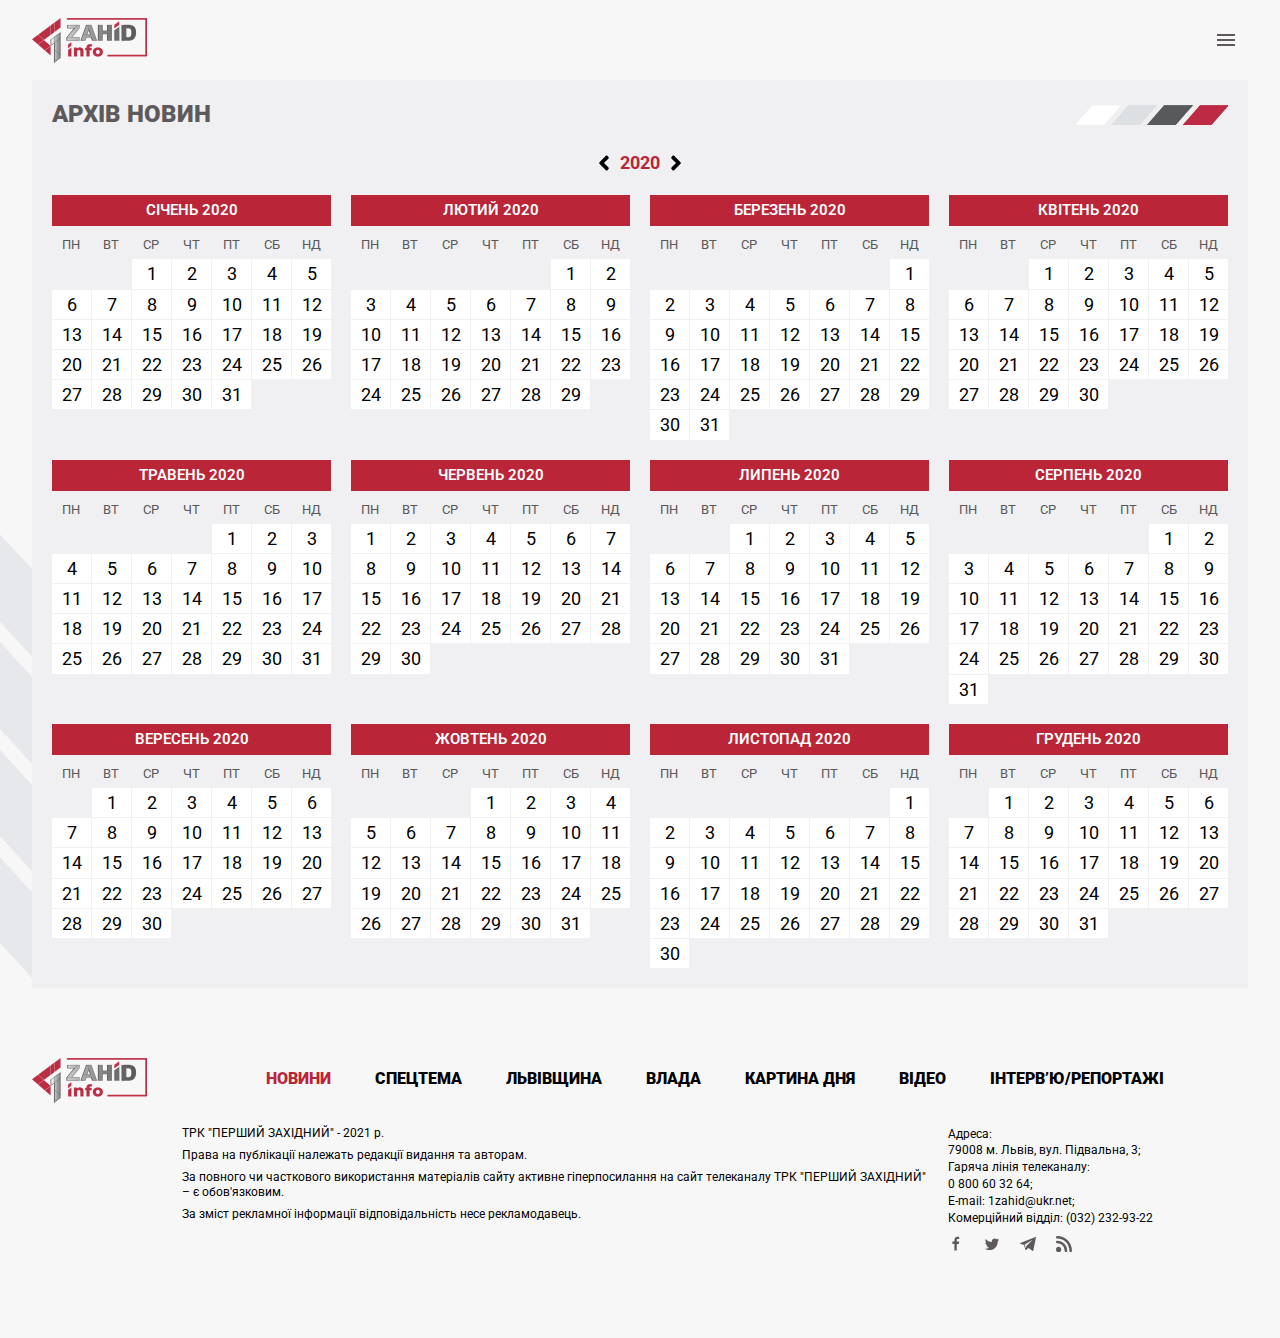
<file: archive.html>
<!DOCTYPE html>
<html lang="uk">
<head>
    <meta charset="UTF-8">
    <meta http-equiv="X-UA-Compatible" content="IE=edge">
    <meta name="viewport" content="width=device-width, initial-scale=1.0">
    <title>archive :: Перший західний</title>
    <link rel="stylesheet" href="css/styles.css">

    <link rel="apple-touch-icon" sizes="57x57" href="favicons/apple-icon-57x57.png">
    <link rel="apple-touch-icon" sizes="60x60" href="favicons/apple-icon-60x60.png">
    <link rel="apple-touch-icon" sizes="72x72" href="favicons/apple-icon-72x72.png">
    <link rel="apple-touch-icon" sizes="76x76" href="favicons/apple-icon-76x76.png">
    <link rel="apple-touch-icon" sizes="114x114" href="favicons/apple-icon-114x114.png">
    <link rel="apple-touch-icon" sizes="120x120" href="favicons/apple-icon-120x120.png">
    <link rel="apple-touch-icon" sizes="144x144" href="favicons/apple-icon-144x144.png">
    <link rel="apple-touch-icon" sizes="152x152" href="favicons/apple-icon-152x152.png">
    <link rel="apple-touch-icon" sizes="180x180" href="favicons/apple-icon-180x180.png">
    <link rel="icon" type="image/png" sizes="192x192"  href="favicons/android-icon-192x192.png">
    <link rel="icon" type="image/png" sizes="32x32" href="favicons/favicon-32x32.png">
    <link rel="icon" type="image/png" sizes="96x96" href="favicons/favicon-96x96.png">
    <link rel="icon" type="image/png" sizes="16x16" href="favicons/favicon-16x16.png">
    <link rel="manifest" href="favicons/manifest.json">
    <meta name="msapplication-TileColor" content="#ffffff">
    <meta name="msapplication-TileImage" content="favicons/ms-icon-144x144.png">
    <meta name="theme-color" content="#ffffff">
</head>
<body>

    <div id="body">

        <div class="wrapper wrapper-background">

            <header id="header">
                <a href="/" id="logo" class="logo" title="Перший західний"></a>

                <div id="header-content">
                    <div id="wheater">
                        <picture>
                            <img src="temp/sun.png" alt="">
                        </picture>
                        <small>Львів</small>
                    </div>

                    <span class="social">
                        <a href="//www.youtube.com/channel/UCGVbKMWygms_c1mOj1uTZUA" class="youtube"></a>
                        <a href="//www.instagram.com/1zahidtv/" class="instagram"></a>
                        <a href="//www.facebook.com/1zahidTV/" class="facebook" title="facebook"></a>
                        <a href="//t.me//persyjzahid" class="telegram" title="telegram"></a>
                        <a href="/rss/export.xml" class="rss" title="rss"></a>
                    </span>

                    <hr>

                    <a href="/" title="" id="zahid-1">
                        <picture>
                            <img src="images/zahid-1.png" alt="">
                        </picture>
                    </a>

                    <a href="/" title="" id="radio-1">
                        <picture>
                            <img src="images/radio-1.png" alt="">
                        </picture>
                    </a>

                    <nav class="nav">
                        <ul>
                            <li><a href="" class="active">Новини</a></li>
                            <li><a href="/" title="">Спецтема</a></li>
                            <li><a href="/" title="">Львівщина</a></li>
                            <li><a href="/" title="">Влада</a></li>
                            <li><a href="/" title="">Картина дня</a></li>
                            <li><a href="/" title="">Відео</a></li>
                            <li><a href="/" title="">Інтерв’ю/репортажі</a></li>
                        </ul>
                    </nav>

                    <span id="search-button"></span>

                    <div id="search">
                        <form action="">
                            <input type="search" placeholder="search">
                            <input type="submit" value="send">
                        </form>
                    </div>
                </div>

                <div id="nav-button"></div>

            </header>

            <div id="archive">
                
                <!-- <section> -->

                    <div class="heading bg-colored">Архів новин</div>

                    <nav>
                        <a href="#" class="year-down">
                            <svg viewBox="0 0 256 512">
                                <path d="M31.7 239l136-136c9.4-9.4 24.6-9.4 33.9 0l22.6 22.6c9.4 9.4 9.4 24.6 0 33.9L127.9 256l96.4 96.4c9.4 9.4 9.4 24.6 0 33.9L201.7 409c-9.4 9.4-24.6 9.4-33.9 0l-136-136c-9.5-9.4-9.5-24.6-.1-34z"></path>
                            </svg>
                        </a>

                        <span class="year">2020</span>

                        <a href="#" class="year-up">
                            <svg viewBox="0 0 256 512">
                                <path d="M224.3 273l-136 136c-9.4 9.4-24.6 9.4-33.9 0l-22.6-22.6c-9.4-9.4-9.4-24.6 0-33.9l96.4-96.4-96.4-96.4c-9.4-9.4-9.4-24.6 0-33.9L54.3 103c9.4-9.4 24.6-9.4 33.9 0l136 136c9.5 9.4 9.5 24.6.1 34z"></path>
                            </svg>
                        </a>
                    </nav>

                    <div id="calendar">
                        <article>
                            <h1 class="month">
                                <a href="/archive/2020-1">Січень 2020</a>
                            </h1>
                            <div class="weeks">
                                <span>Пн</span><span>Вт</span><span>Ср</span><span>Чт</span><span>Пт</span><span>Сб</span><span>Нд</span>
                            </div>
                            <div class="days">
                                <span></span>
                                <span></span>
                                <a href="/archive/2020-1-1">1</a>
                                <a href="/archive/2020-1-2">2</a>
                                <a href="/archive/2020-1-3">3</a>
                                <a href="/archive/2020-1-4">4</a>
                                <a href="/archive/2020-1-5">5</a>
                                <a href="/archive/2020-1-6">6</a>
                                <a href="/archive/2020-1-7">7</a>
                                <a href="/archive/2020-1-8">8</a>
                                <a href="/archive/2020-1-9">9</a>
                                <a href="/archive/2020-1-10">10</a>
                                <a href="/archive/2020-1-11">11</a>
                                <a href="/archive/2020-1-12">12</a>
                                <a href="/archive/2020-1-13">13</a>
                                <a href="/archive/2020-1-14">14</a>
                                <a href="/archive/2020-1-15">15</a>
                                <a href="/archive/2020-1-16">16</a>
                                <a href="/archive/2020-1-17">17</a>
                                <a href="/archive/2020-1-18">18</a>
                                <a href="/archive/2020-1-19">19</a>
                                <a href="/archive/2020-1-20">20</a>
                                <a href="/archive/2020-1-21">21</a>
                                <a href="/archive/2020-1-22">22</a>
                                <a href="/archive/2020-1-23">23</a>
                                <a href="/archive/2020-1-24">24</a>
                                <a href="/archive/2020-1-25">25</a>
                                <a href="/archive/2020-1-26">26</a>
                                <a href="/archive/2020-1-27">27</a>
                                <a href="/archive/2020-1-28">28</a>
                                <a href="/archive/2020-1-29">29</a>
                                <a href="/archive/2020-1-30">30</a>
                                <a href="/archive/2020-1-31">31</a>
                            </div>
                        </article>

                        <article>
                            <h1 class="month">
                                <a href="/archive/2020-2">Лютий 2020</a>
                            </h1>
                            <div class="weeks">
                                <span>Пн</span><span>Вт</span><span>Ср</span><span>Чт</span><span>Пт</span><span>Сб</span><span>Нд</span>
                            </div>
                            <div class="days">
                                <span></span>
                                <span></span>
                                <span></span>
                                <span></span>
                                <span></span>
                                <a href="/archive/2020-2-1">1</a>
                                <a href="/archive/2020-2-2">2</a>
                                <a href="/archive/2020-2-3">3</a>
                                <a href="/archive/2020-2-4">4</a>
                                <a href="/archive/2020-2-5">5</a>
                                <a href="/archive/2020-2-6">6</a>
                                <a href="/archive/2020-2-7">7</a>
                                <a href="/archive/2020-2-8">8</a>
                                <a href="/archive/2020-2-9">9</a>
                                <a href="/archive/2020-2-10">10</a>
                                <a href="/archive/2020-2-11">11</a>
                                <a href="/archive/2020-2-12">12</a>
                                <a href="/archive/2020-2-13">13</a>
                                <a href="/archive/2020-2-14">14</a>
                                <a href="/archive/2020-2-15">15</a>
                                <a href="/archive/2020-2-16">16</a>
                                <a href="/archive/2020-2-17">17</a>
                                <a href="/archive/2020-2-18">18</a>
                                <a href="/archive/2020-2-19">19</a>
                                <a href="/archive/2020-2-20">20</a>
                                <a href="/archive/2020-2-21">21</a>
                                <a href="/archive/2020-2-22">22</a>
                                <a href="/archive/2020-2-23">23</a>
                                <a href="/archive/2020-2-24">24</a>
                                <a href="/archive/2020-2-25">25</a>
                                <a href="/archive/2020-2-26">26</a>
                                <a href="/archive/2020-2-27">27</a>
                                <a href="/archive/2020-2-28">28</a>
                                <a href="/archive/2020-2-29">29</a>
                            </div>
                        </article>

                        <article>
                            <h1 class="month">
                                <a href="/archive/2020-3">Березень 2020</a>
                            </h1>
                            <div class="weeks">
                                <span>Пн</span><span>Вт</span><span>Ср</span><span>Чт</span><span>Пт</span><span>Сб</span><span>Нд</span>
                            </div>
                            <div class="days">
                                <span></span>
                                <span></span>
                                <span></span>
                                <span></span>
                                <span></span>
                                <span></span>
                                <a href="/archive/2020-3-1">1</a>
                                <a href="/archive/2020-3-2">2</a>
                                <a href="/archive/2020-3-3">3</a>
                                <a href="/archive/2020-3-4">4</a>
                                <a href="/archive/2020-3-5">5</a>
                                <a href="/archive/2020-3-6">6</a>
                                <a href="/archive/2020-3-7">7</a>
                                <a href="/archive/2020-3-8">8</a>
                                <a href="/archive/2020-3-9">9</a>
                                <a href="/archive/2020-3-10">10</a>
                                <a href="/archive/2020-3-11">11</a>
                                <a href="/archive/2020-3-12">12</a>
                                <a href="/archive/2020-3-13">13</a>
                                <a href="/archive/2020-3-14">14</a>
                                <a href="/archive/2020-3-15">15</a>
                                <a href="/archive/2020-3-16">16</a>
                                <a href="/archive/2020-3-17">17</a>
                                <a href="/archive/2020-3-18">18</a>
                                <a href="/archive/2020-3-19">19</a>
                                <a href="/archive/2020-3-20">20</a>
                                <a href="/archive/2020-3-21">21</a>
                                <a href="/archive/2020-3-22">22</a>
                                <a href="/archive/2020-3-23">23</a>
                                <a href="/archive/2020-3-24">24</a>
                                <a href="/archive/2020-3-25">25</a>
                                <a href="/archive/2020-3-26">26</a>
                                <a href="/archive/2020-3-27">27</a>
                                <a href="/archive/2020-3-28">28</a>
                                <a href="/archive/2020-3-29">29</a>
                                <a href="/archive/2020-3-30">30</a>
                                <a href="/archive/2020-3-31">31</a>
                            </div>
                        </article>

                        <article>
                            <h1 class="month">
                                <a href="/archive/2020-4">Квітень 2020</a>
                            </h1>
                            <div class="weeks">
                                <span>Пн</span><span>Вт</span><span>Ср</span><span>Чт</span><span>Пт</span><span>Сб</span><span>Нд</span>
                            </div>
                            <div class="days">
                                <span></span>
                                <span></span>
                                <a href="/archive/2020-4-1">1</a>
                                <a href="/archive/2020-4-2">2</a>
                                <a href="/archive/2020-4-3">3</a>
                                <a href="/archive/2020-4-4">4</a>
                                <a href="/archive/2020-4-5">5</a>
                                <a href="/archive/2020-4-6">6</a>
                                <a href="/archive/2020-4-7">7</a>
                                <a href="/archive/2020-4-8">8</a>
                                <a href="/archive/2020-4-9">9</a>
                                <a href="/archive/2020-4-10">10</a>
                                <a href="/archive/2020-4-11">11</a>
                                <a href="/archive/2020-4-12">12</a>
                                <a href="/archive/2020-4-13">13</a>
                                <a href="/archive/2020-4-14">14</a>
                                <a href="/archive/2020-4-15">15</a>
                                <a href="/archive/2020-4-16">16</a>
                                <a href="/archive/2020-4-17">17</a>
                                <a href="/archive/2020-4-18">18</a>
                                <a href="/archive/2020-4-19">19</a>
                                <a href="/archive/2020-4-20">20</a>
                                <a href="/archive/2020-4-21">21</a>
                                <a href="/archive/2020-4-22">22</a>
                                <a href="/archive/2020-4-23">23</a>
                                <a href="/archive/2020-4-24">24</a>
                                <a href="/archive/2020-4-25">25</a>
                                <a href="/archive/2020-4-26">26</a>
                                <a href="/archive/2020-4-27">27</a>
                                <a href="/archive/2020-4-28">28</a>
                                <a href="/archive/2020-4-29">29</a>
                                <a href="/archive/2020-4-30">30</a>
                            </div>
                        </article>

                        <article>
                            <h1 class="month">
                                <a href="/archive/2020-5">Травень 2020</a>
                            </h1>
                            <div class="weeks">
                                <span>Пн</span><span>Вт</span><span>Ср</span><span>Чт</span><span>Пт</span><span>Сб</span><span>Нд</span>
                            </div>
                            <div class="days">
                                <span></span>
                                <span></span>
                                <span></span>
                                <span></span>
                                <a href="/archive/2020-5-1">1</a>
                                <a href="/archive/2020-5-2">2</a>
                                <a href="/archive/2020-5-3">3</a>
                                <a href="/archive/2020-5-4">4</a>
                                <a href="/archive/2020-5-5">5</a>
                                <a href="/archive/2020-5-6">6</a>
                                <a href="/archive/2020-5-7">7</a>
                                <a href="/archive/2020-5-8">8</a>
                                <a href="/archive/2020-5-9">9</a>
                                <a href="/archive/2020-5-10">10</a>
                                <a href="/archive/2020-5-11">11</a>
                                <a href="/archive/2020-5-12">12</a>
                                <a href="/archive/2020-5-13">13</a>
                                <a href="/archive/2020-5-14">14</a>
                                <a href="/archive/2020-5-15">15</a>
                                <a href="/archive/2020-5-16">16</a>
                                <a href="/archive/2020-5-17">17</a>
                                <a href="/archive/2020-5-18">18</a>
                                <a href="/archive/2020-5-19">19</a>
                                <a href="/archive/2020-5-20">20</a>
                                <a href="/archive/2020-5-21">21</a>
                                <a href="/archive/2020-5-22">22</a>
                                <a href="/archive/2020-5-23">23</a>
                                <a href="/archive/2020-5-24">24</a>
                                <a href="/archive/2020-5-25">25</a>
                                <a href="/archive/2020-5-26">26</a>
                                <a href="/archive/2020-5-27">27</a>
                                <a href="/archive/2020-5-28">28</a>
                                <a href="/archive/2020-5-29">29</a>
                                <a href="/archive/2020-5-30">30</a>
                                <a href="/archive/2020-5-31">31</a>
                            </div>
                        </article>

                        <article>
                            <h1 class="month">
                                <a href="/archive/2020-6">Червень 2020</a>
                            </h1>
                            <div class="weeks">
                                <span>Пн</span><span>Вт</span><span>Ср</span><span>Чт</span><span>Пт</span><span>Сб</span><span>Нд</span>
                            </div>
                            <div class="days">
                                <a href="/archive/2020-6-1">1</a>
                                <a href="/archive/2020-6-2">2</a>
                                <a href="/archive/2020-6-3">3</a>
                                <a href="/archive/2020-6-4">4</a>
                                <a href="/archive/2020-6-5">5</a>
                                <a href="/archive/2020-6-6">6</a>
                                <a href="/archive/2020-6-7">7</a>
                                <a href="/archive/2020-6-8">8</a>
                                <a href="/archive/2020-6-9">9</a>
                                <a href="/archive/2020-6-10">10</a>
                                <a href="/archive/2020-6-11">11</a>
                                <a href="/archive/2020-6-12">12</a>
                                <a href="/archive/2020-6-13">13</a>
                                <a href="/archive/2020-6-14">14</a>
                                <a href="/archive/2020-6-15">15</a>
                                <a href="/archive/2020-6-16">16</a>
                                <a href="/archive/2020-6-17">17</a>
                                <a href="/archive/2020-6-18">18</a>
                                <a href="/archive/2020-6-19">19</a>
                                <a href="/archive/2020-6-20">20</a>
                                <a href="/archive/2020-6-21">21</a>
                                <a href="/archive/2020-6-22">22</a>
                                <a href="/archive/2020-6-23">23</a>
                                <a href="/archive/2020-6-24">24</a>
                                <a href="/archive/2020-6-25">25</a>
                                <a href="/archive/2020-6-26">26</a>
                                <a href="/archive/2020-6-27">27</a>
                                <a href="/archive/2020-6-28">28</a>
                                <a href="/archive/2020-6-29">29</a>
                                <a href="/archive/2020-6-30">30</a>
                            </div>
                        </article>

                        <article>
                            <h1 class="month">
                                <a href="/archive/2020-7">Липень 2020</a>
                            </h1>
                            <div class="weeks">
                                <span>Пн</span><span>Вт</span><span>Ср</span><span>Чт</span><span>Пт</span><span>Сб</span><span>Нд</span>
                            </div>
                            <div class="days">
                                <span></span>
                                <span></span>
                                <a href="/archive/2020-7-1">1</a>
                                <a href="/archive/2020-7-2">2</a>
                                <a href="/archive/2020-7-3">3</a>
                                <a href="/archive/2020-7-4">4</a>
                                <a href="/archive/2020-7-5">5</a>
                                <a href="/archive/2020-7-6">6</a>
                                <a href="/archive/2020-7-7">7</a>
                                <a href="/archive/2020-7-8">8</a>
                                <a href="/archive/2020-7-9">9</a>
                                <a href="/archive/2020-7-10">10</a>
                                <a href="/archive/2020-7-11">11</a>
                                <a href="/archive/2020-7-12">12</a>
                                <a href="/archive/2020-7-13">13</a>
                                <a href="/archive/2020-7-14">14</a>
                                <a href="/archive/2020-7-15">15</a>
                                <a href="/archive/2020-7-16">16</a>
                                <a href="/archive/2020-7-17">17</a>
                                <a href="/archive/2020-7-18">18</a>
                                <a href="/archive/2020-7-19">19</a>
                                <a href="/archive/2020-7-20">20</a>
                                <a href="/archive/2020-7-21">21</a>
                                <a href="/archive/2020-7-22">22</a>
                                <a href="/archive/2020-7-23">23</a>
                                <a href="/archive/2020-7-24">24</a>
                                <a href="/archive/2020-7-25">25</a>
                                <a href="/archive/2020-7-26">26</a>
                                <a href="/archive/2020-7-27">27</a>
                                <a href="/archive/2020-7-28">28</a>
                                <a href="/archive/2020-7-29">29</a>
                                <a href="/archive/2020-7-30">30</a>
                                <a href="/archive/2020-7-31">31</a>
                            </div>
                        </article>

                        <article>
                            <h1 class="month">
                                <a href="/archive/2020-8">Серпень 2020</a>
                            </h1>
                            <div class="weeks">
                                <span>Пн</span><span>Вт</span><span>Ср</span><span>Чт</span><span>Пт</span><span>Сб</span><span>Нд</span>
                            </div>
                            <div class="days">
                                <span></span>
                                <span></span>
                                <span></span>
                                <span></span>
                                <span></span>
                                <a href="/archive/2020-8-1">1</a>
                                <a href="/archive/2020-8-2">2</a>
                                <a href="/archive/2020-8-3">3</a>
                                <a href="/archive/2020-8-4">4</a>
                                <a href="/archive/2020-8-5">5</a>
                                <a href="/archive/2020-8-6">6</a>
                                <a href="/archive/2020-8-7">7</a>
                                <a href="/archive/2020-8-8">8</a>
                                <a href="/archive/2020-8-9">9</a>
                                <a href="/archive/2020-8-10">10</a>
                                <a href="/archive/2020-8-11">11</a>
                                <a href="/archive/2020-8-12">12</a>
                                <a href="/archive/2020-8-13">13</a>
                                <a href="/archive/2020-8-14">14</a>
                                <a href="/archive/2020-8-15">15</a>
                                <a href="/archive/2020-8-16">16</a>
                                <a href="/archive/2020-8-17">17</a>
                                <a href="/archive/2020-8-18">18</a>
                                <a href="/archive/2020-8-19">19</a>
                                <a href="/archive/2020-8-20">20</a>
                                <a href="/archive/2020-8-21">21</a>
                                <a href="/archive/2020-8-22">22</a>
                                <a href="/archive/2020-8-23">23</a>
                                <a href="/archive/2020-8-24">24</a>
                                <a href="/archive/2020-8-25">25</a>
                                <a href="/archive/2020-8-26">26</a>
                                <a href="/archive/2020-8-27">27</a>
                                <a href="/archive/2020-8-28">28</a>
                                <a href="/archive/2020-8-29">29</a>
                                <a href="/archive/2020-8-30">30</a>
                                <a href="/archive/2020-8-31">31</a>
                            </div>
                        </article>

                        <article>
                            <h1 class="month">
                                <a href="/archive/2020-9">Вересень 2020</a>
                            </h1>
                            <div class="weeks">
                                <span>Пн</span><span>Вт</span><span>Ср</span><span>Чт</span><span>Пт</span><span>Сб</span><span>Нд</span>
                            </div>
                            <div class="days">
                                <span></span>
                                <a href="/archive/2020-9-1">1</a>
                                <a href="/archive/2020-9-2">2</a>
                                <a href="/archive/2020-9-3">3</a>
                                <a href="/archive/2020-9-4">4</a>
                                <a href="/archive/2020-9-5">5</a>
                                <a href="/archive/2020-9-6">6</a>
                                <a href="/archive/2020-9-7">7</a>
                                <a href="/archive/2020-9-8">8</a>
                                <a href="/archive/2020-9-9">9</a>
                                <a href="/archive/2020-9-10">10</a>
                                <a href="/archive/2020-9-11">11</a>
                                <a href="/archive/2020-9-12">12</a>
                                <a href="/archive/2020-9-13">13</a>
                                <a href="/archive/2020-9-14">14</a>
                                <a href="/archive/2020-9-15">15</a>
                                <a href="/archive/2020-9-16">16</a>
                                <a href="/archive/2020-9-17">17</a>
                                <a href="/archive/2020-9-18">18</a>
                                <a href="/archive/2020-9-19">19</a>
                                <a href="/archive/2020-9-20">20</a>
                                <a href="/archive/2020-9-21">21</a>
                                <a href="/archive/2020-9-22">22</a>
                                <a href="/archive/2020-9-23">23</a>
                                <a href="/archive/2020-9-24">24</a>
                                <a href="/archive/2020-9-25">25</a>
                                <a href="/archive/2020-9-26">26</a>
                                <a href="/archive/2020-9-27">27</a>
                                <a href="/archive/2020-9-28">28</a>
                                <a href="/archive/2020-9-29">29</a>
                                <a href="/archive/2020-9-30">30</a>
                            </div>
                        </article>

                        <article>
                            <h1 class="month">
                                <a href="/archive/2020-10">Жовтень 2020</a>
                            </h1>
                            <div class="weeks">
                                <span>Пн</span><span>Вт</span><span>Ср</span><span>Чт</span><span>Пт</span><span>Сб</span><span>Нд</span>
                            </div>
                            <div class="days">
                                <span></span>
                                <span></span>
                                <span></span>
                                <a href="/archive/2020-10-1">1</a>
                                <a href="/archive/2020-10-2">2</a>
                                <a href="/archive/2020-10-3">3</a>
                                <a href="/archive/2020-10-4">4</a>
                                <a href="/archive/2020-10-5">5</a>
                                <a href="/archive/2020-10-6">6</a>
                                <a href="/archive/2020-10-7">7</a>
                                <a href="/archive/2020-10-8">8</a>
                                <a href="/archive/2020-10-9">9</a>
                                <a href="/archive/2020-10-10">10</a>
                                <a href="/archive/2020-10-11">11</a>
                                <a href="/archive/2020-10-12">12</a>
                                <a href="/archive/2020-10-13">13</a>
                                <a href="/archive/2020-10-14">14</a>
                                <a href="/archive/2020-10-15">15</a>
                                <a href="/archive/2020-10-16">16</a>
                                <a href="/archive/2020-10-17">17</a>
                                <a href="/archive/2020-10-18">18</a>
                                <a href="/archive/2020-10-19">19</a>
                                <a href="/archive/2020-10-20">20</a>
                                <a href="/archive/2020-10-21">21</a>
                                <a href="/archive/2020-10-22">22</a>
                                <a href="/archive/2020-10-23">23</a>
                                <a href="/archive/2020-10-24">24</a>
                                <a href="/archive/2020-10-25">25</a>
                                <a href="/archive/2020-10-26">26</a>
                                <a href="/archive/2020-10-27">27</a>
                                <a href="/archive/2020-10-28">28</a>
                                <a href="/archive/2020-10-29">29</a>
                                <a href="/archive/2020-10-30">30</a>
                                <a href="/archive/2020-10-31">31</a>
                            </div>
                        </article>

                        <article>
                            <h1 class="month">
                                <a href="/archive/2020-11">Листопад 2020</a>
                            </h1>
                            <div class="weeks">
                                <span>Пн</span><span>Вт</span><span>Ср</span><span>Чт</span><span>Пт</span><span>Сб</span><span>Нд</span>
                            </div>
                            <div class="days">
                                <span></span>
                                <span></span>
                                <span></span>
                                <span></span>
                                <span></span>
                                <span></span>
                                <a href="/archive/2020-11-1">1</a>
                                <a href="/archive/2020-11-2">2</a>
                                <a href="/archive/2020-11-3">3</a>
                                <a href="/archive/2020-11-4">4</a>
                                <a href="/archive/2020-11-5">5</a>
                                <a href="/archive/2020-11-6">6</a>
                                <a href="/archive/2020-11-7">7</a>
                                <a href="/archive/2020-11-8">8</a>
                                <a href="/archive/2020-11-9">9</a>
                                <a href="/archive/2020-11-10">10</a>
                                <a href="/archive/2020-11-11">11</a>
                                <a href="/archive/2020-11-12">12</a>
                                <a href="/archive/2020-11-13">13</a>
                                <a href="/archive/2020-11-14">14</a>
                                <a href="/archive/2020-11-15">15</a>
                                <a href="/archive/2020-11-16">16</a>
                                <a href="/archive/2020-11-17">17</a>
                                <a href="/archive/2020-11-18">18</a>
                                <a href="/archive/2020-11-19">19</a>
                                <a href="/archive/2020-11-20">20</a>
                                <a href="/archive/2020-11-21">21</a>
                                <a href="/archive/2020-11-22">22</a>
                                <a href="/archive/2020-11-23">23</a>
                                <a href="/archive/2020-11-24">24</a>
                                <a href="/archive/2020-11-25">25</a>
                                <a href="/archive/2020-11-26">26</a>
                                <a href="/archive/2020-11-27">27</a>
                                <a href="/archive/2020-11-28">28</a>
                                <a href="/archive/2020-11-29">29</a>
                                <a href="/archive/2020-11-30">30</a>
                            </div>
                        </article>

                        <article>
                            <h1 class="month">
                                <a href="/archive/2020-12">Грудень 2020</a>
                            </h1>
                            <div class="weeks">
                                <span>Пн</span><span>Вт</span><span>Ср</span><span>Чт</span><span>Пт</span><span>Сб</span><span>Нд</span>
                            </div>
                            <div class="days">
                                <span></span>
                                <a href="/archive/2020-12-1">1</a>
                                <a href="/archive/2020-12-2">2</a>
                                <a href="/archive/2020-12-3">3</a>
                                <a href="/archive/2020-12-4">4</a>
                                <a href="/archive/2020-12-5">5</a>
                                <a href="/archive/2020-12-6">6</a>
                                <a href="/archive/2020-12-7">7</a>
                                <a href="/archive/2020-12-8">8</a>
                                <a href="/archive/2020-12-9">9</a>
                                <a href="/archive/2020-12-10">10</a>
                                <a href="/archive/2020-12-11">11</a>
                                <a href="/archive/2020-12-12">12</a>
                                <a href="/archive/2020-12-13">13</a>
                                <a href="/archive/2020-12-14">14</a>
                                <a href="/archive/2020-12-15">15</a>
                                <a href="/archive/2020-12-16">16</a>
                                <a href="/archive/2020-12-17">17</a>
                                <a href="/archive/2020-12-18">18</a>
                                <a href="/archive/2020-12-19">19</a>
                                <a href="/archive/2020-12-20">20</a>
                                <a href="/archive/2020-12-21">21</a>
                                <a href="/archive/2020-12-22">22</a>
                                <a href="/archive/2020-12-23">23</a>
                                <a href="/archive/2020-12-24">24</a>
                                <a href="/archive/2020-12-25">25</a>
                                <a href="/archive/2020-12-26">26</a>
                                <a href="/archive/2020-12-27">27</a>
                                <a href="/archive/2020-12-28">28</a>
                                <a href="/archive/2020-12-29">29</a>
                                <a href="/archive/2020-12-30">30</a>
                                <a href="/archive/2020-12-31">31</a>
                            </div>
                        </article>

                    </div>
                    <!-- .calendar -->
                <!-- </section> -->
            </div>
        </div>

    </div>
    <!-- #body -->

    <footer id="footer">
        <div class="wrapper">

            <a href="/" class="logo" title="site name"></a>

            <nav class="nav">
                <ul>
                    <li><a href="" class="active">Новини</a></li>
                    <li><a href="/" title="">Спецтема</a></li>
                    <li><a href="/" title="">Львівщина</a></li>
                    <li><a href="/" title="">Влада</a></li>
                    <li><a href="/" title="">Картина дня</a></li>
                    <li><a href="/" title="">Відео</a></li>
                    <li><a href="/" title="">Інтерв’ю/репортажі</a></li>
                </ul>
            </nav>

            <div id="copy">
                <p>ТРК "ПЕРШИЙ ЗАХІДНИЙ" - 2021 р.</p>
                <p>Права на публікації належать редакції видання та авторам.</p>
                <p>За повного чи часткового використання матеріалів сайту активне гіперпосилання на сайт телеканалу ТРК "ПЕРШИЙ ЗАХІДНИЙ" – є обов'язковим.</p>
                <p>За зміст рекламної інформації відповідальність несе рекламодавець.</p>
            </div>

            <div id="address">
                <p>
                    Адреса: <br>
                    79008 м. Львів, вул. Підвальна, 3;<br>
                    Гаряча лінія телеканалу:<br>
                    0 800 60 32 64;<br>
                    E-mail: 1zahid@ukr.net;<br>
                    Комерційний відділ: (032) 232-93-22
                </p>
                <span class="social">
                    <a href="" class="facebook"></a>
                    <a href="" class="twitter"></a>
                    <a href="" class="telegram"></a>
                    <a href="" class="rss"></a>
                </span>
            </div>

        </div>
    </footer>

    <script src="js/init.js"></script>

</body>
</html>
</file>
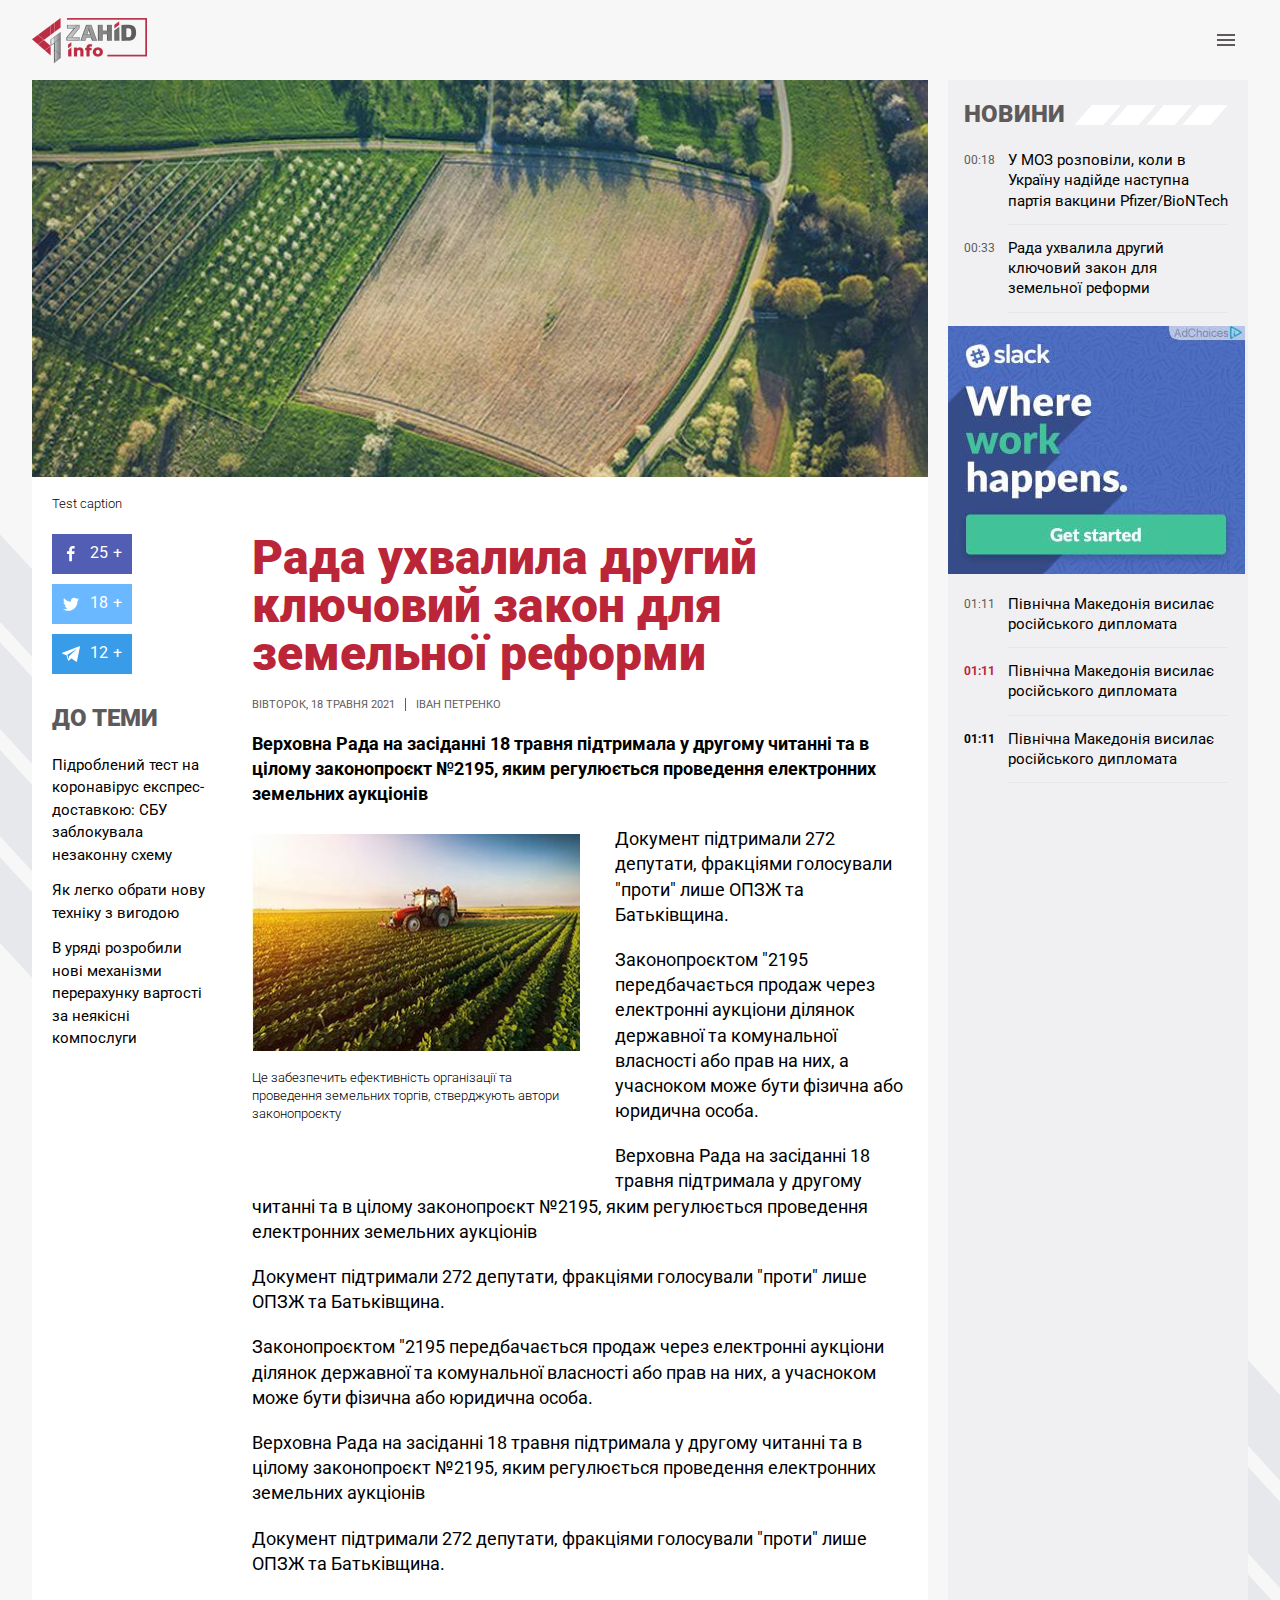
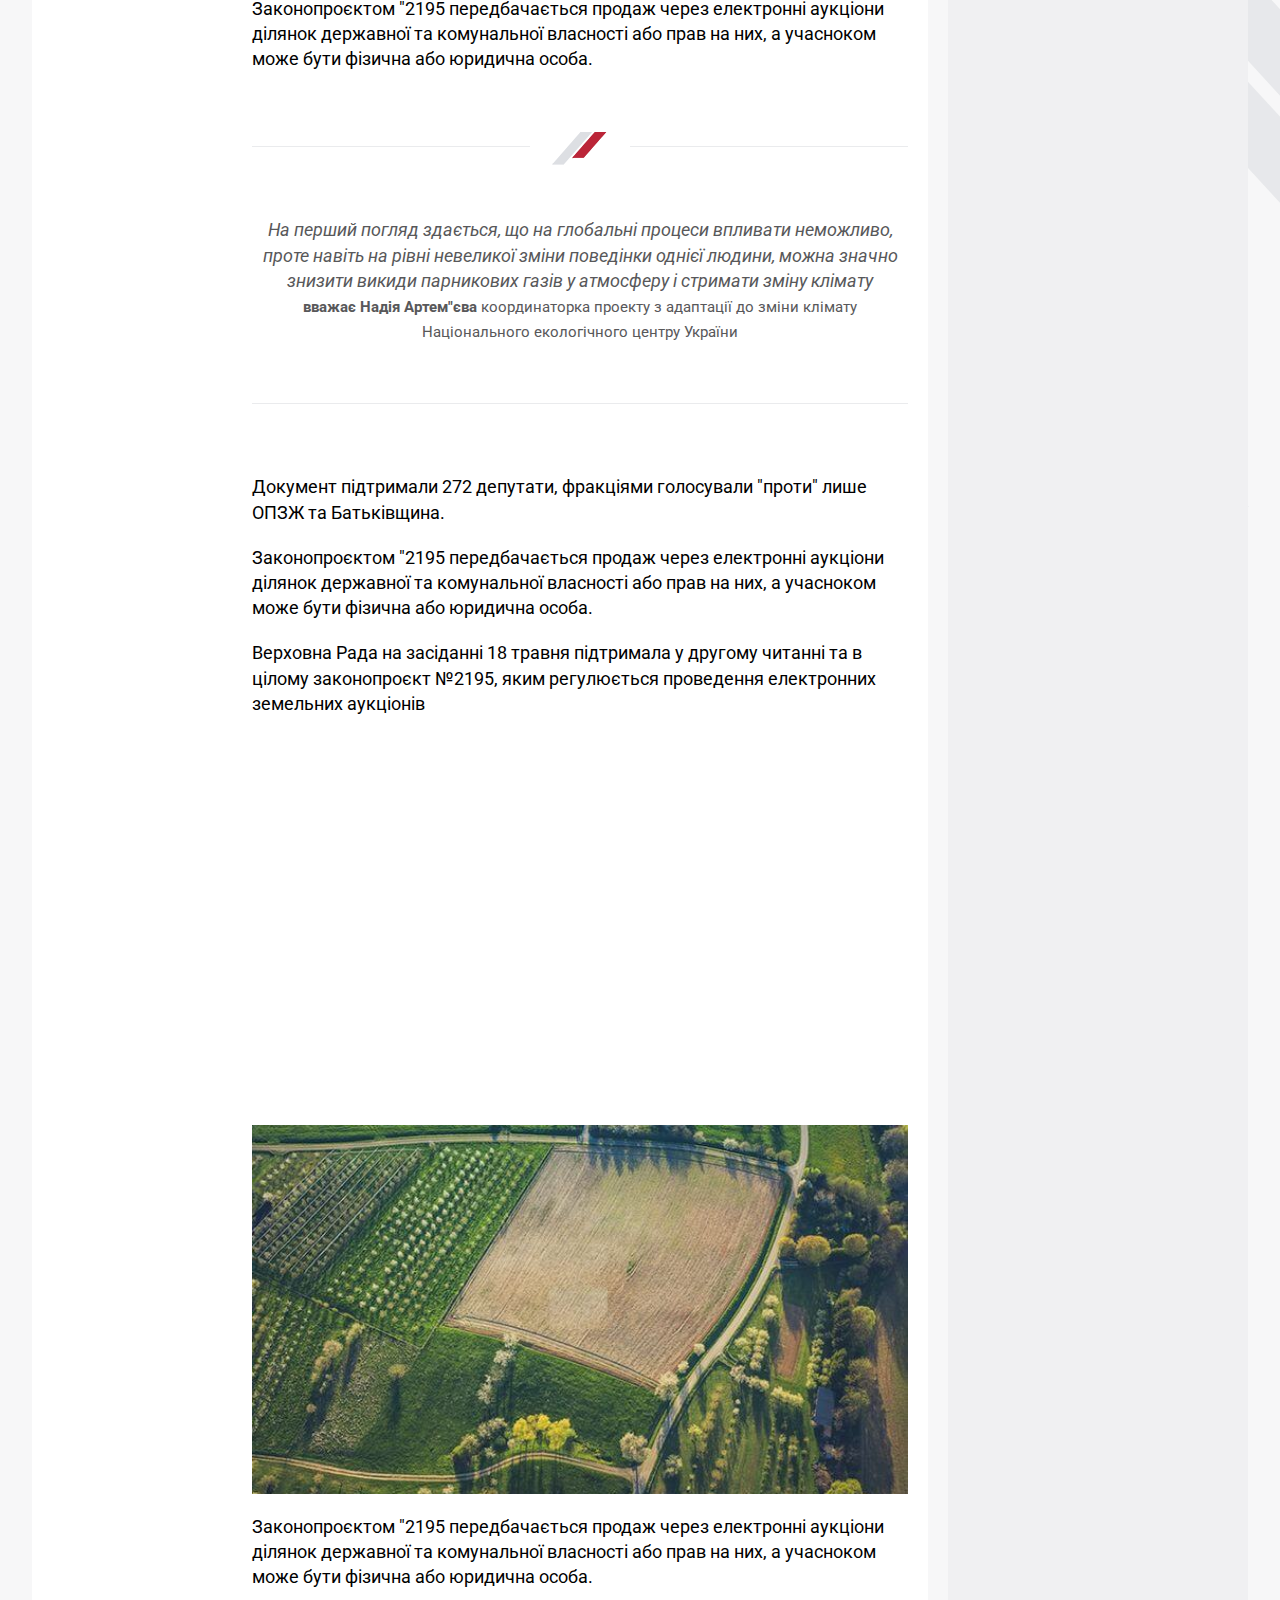
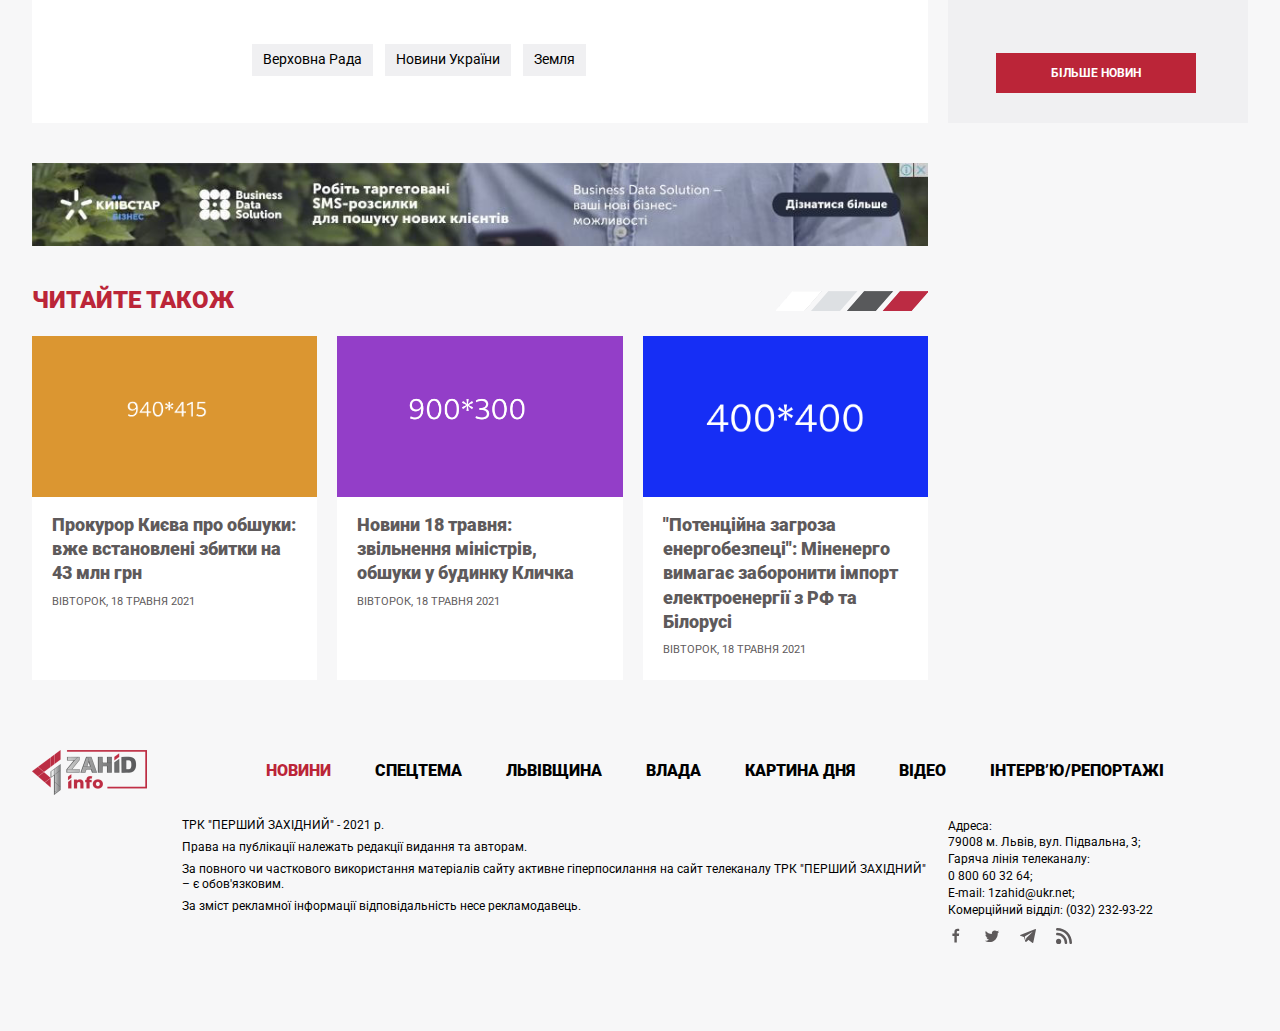
<file: article.html>
<!DOCTYPE html>
<html lang="uk">
<head>
    <meta charset="UTF-8">
    <meta http-equiv="X-UA-Compatible" content="IE=edge">
    <meta name="viewport" content="width=device-width, initial-scale=1.0">
    <title>article :: Перший західний</title>
    <link rel="stylesheet" href="css/styles.css">

    <link rel="apple-touch-icon" sizes="57x57" href="favicons/apple-icon-57x57.png">
    <link rel="apple-touch-icon" sizes="60x60" href="favicons/apple-icon-60x60.png">
    <link rel="apple-touch-icon" sizes="72x72" href="favicons/apple-icon-72x72.png">
    <link rel="apple-touch-icon" sizes="76x76" href="favicons/apple-icon-76x76.png">
    <link rel="apple-touch-icon" sizes="114x114" href="favicons/apple-icon-114x114.png">
    <link rel="apple-touch-icon" sizes="120x120" href="favicons/apple-icon-120x120.png">
    <link rel="apple-touch-icon" sizes="144x144" href="favicons/apple-icon-144x144.png">
    <link rel="apple-touch-icon" sizes="152x152" href="favicons/apple-icon-152x152.png">
    <link rel="apple-touch-icon" sizes="180x180" href="favicons/apple-icon-180x180.png">
    <link rel="icon" type="image/png" sizes="192x192"  href="favicons/android-icon-192x192.png">
    <link rel="icon" type="image/png" sizes="32x32" href="favicons/favicon-32x32.png">
    <link rel="icon" type="image/png" sizes="96x96" href="favicons/favicon-96x96.png">
    <link rel="icon" type="image/png" sizes="16x16" href="favicons/favicon-16x16.png">
    <link rel="manifest" href="favicons/manifest.json">
    <meta name="msapplication-TileColor" content="#ffffff">
    <meta name="msapplication-TileImage" content="favicons/ms-icon-144x144.png">
    <meta name="theme-color" content="#ffffff">

</head>
<body>

    <div id="body">

        <div class="wrapper wrapper-background">
            <header id="header">
                <a href="/" id="logo" class="logo" title="Перший західний"></a>

                <div id="header-content">
                    <div id="wheater">
                        <picture>
                            <img src="temp/sun.png" alt="">
                        </picture>
                        <small>Львів</small>
                    </div>

                    <span class="social">
                        <a href="//www.youtube.com/channel/UCGVbKMWygms_c1mOj1uTZUA" class="youtube"></a>
                        <a href="//www.instagram.com/1zahidtv/" class="instagram"></a>
                        <a href="//www.facebook.com/1zahidTV/" class="facebook" title="facebook"></a>
                        <a href="//t.me//persyjzahid" class="telegram" title="telegram"></a>
                        <a href="/rss/export.xml" class="rss" title="rss"></a>
                    </span>

                    <hr>

                    <a href="/" title="" id="zahid-1">
                        <picture>
                            <img src="images/zahid-1.png" alt="">
                        </picture>
                    </a>

                    <a href="/" title="" id="radio-1">
                        <picture>
                            <img src="images/radio-1.png" alt="">
                        </picture>
                    </a>

                    <nav class="nav">
                        <ul>
                            <li><a href="" class="active">Новини</a></li>
                            <li><a href="/" title="">Спецтема</a></li>
                            <li><a href="/" title="">Львівщина</a></li>
                            <li><a href="/" title="">Влада</a></li>
                            <li><a href="/" title="">Картина дня</a></li>
                            <li><a href="/" title="">Відео</a></li>
                            <li><a href="/" title="">Інтерв’ю/репортажі</a></li>
                        </ul>
                    </nav>

                    <span id="search-button"></span>

                    <div id="search">
                        <form action="">
                            <input type="search" placeholder="search">
                            <input type="submit" value="send">
                        </form>
                    </div>
                </div>

                <div id="nav-button"></div>

            </header>

            <div id="article">

                <div id="article-main">
                    <div id="article-picture">
                        <picture>
                            <img src="temp/block-single.jpg" alt="">
                        </picture>
                        <span class="figure-caption">Test caption</span>
                    </div>

                    <aside>
                        <div class="share-buttons">
                            <a href="" class="facebook">
                                <svg viewBox='0 0 20 20'><path d='M11,10h2.6l0.4-3H11V5.3c0-0.9,0.2-1.5,1.5-1.5H14V1.1c-0.3,0-1-0.1-2.1-0.1C9.6,1,8,2.4,8,5v2H5.5v3H8v8h3V10z'></path></svg>
                                <span>25</span>
                            </a>
                            <a href="" class="twitter">
                                <svg viewBox='0 0 20 20'><path d='M19,4.74 C18.339,5.029 17.626,5.229 16.881,5.32 C17.644,4.86 18.227,4.139 18.503,3.28 C17.79,3.7 17.001,4.009 16.159,4.17 C15.485,3.45 14.526,3 13.464,3 C11.423,3 9.771,4.66 9.771,6.7 C9.771,6.99 9.804,7.269 9.868,7.539 C6.795,7.38 4.076,5.919 2.254,3.679 C1.936,4.219 1.754,4.86 1.754,5.539 C1.754,6.82 2.405,7.95 3.397,8.61 C2.79,8.589 2.22,8.429 1.723,8.149 L1.723,8.189 C1.723,9.978 2.997,11.478 4.686,11.82 C4.376,11.899 4.049,11.939 3.713,11.939 C3.475,11.939 3.245,11.919 3.018,11.88 C3.49,13.349 4.852,14.419 6.469,14.449 C5.205,15.429 3.612,16.019 1.882,16.019 C1.583,16.019 1.29,16.009 1,15.969 C2.635,17.019 4.576,17.629 6.662,17.629 C13.454,17.629 17.17,12 17.17,7.129 C17.17,6.969 17.166,6.809 17.157,6.649 C17.879,6.129 18.504,5.478 19,4.74'></path></svg>
                                <span>18</span>
                            </a>
                            <a href="" class="telegram">
                                <svg viewBox='0 0 300 300'><path id='XMLID_497_' d='M5.299,144.645l69.126,25.8l26.756,86.047c1.712,5.511,8.451,7.548,12.924,3.891l38.532-31.412 c4.039-3.291,9.792-3.455,14.013-0.391l69.498,50.457c4.785,3.478,11.564,0.856,12.764-4.926L299.823,29.22 c1.31-6.316-4.896-11.585-10.91-9.259L5.218,129.402C-1.783,132.102-1.722,142.014,5.299,144.645z M96.869,156.711l135.098-83.207 c2.428-1.491,4.926,1.792,2.841,3.726L123.313,180.87c-3.919,3.648-6.447,8.53-7.163,13.829l-3.798,28.146 c-0.503,3.758-5.782,4.131-6.819,0.494l-14.607-51.325C89.253,166.16,91.691,159.907,96.869,156.711z'/></svg>
                                <span>12</span>
                            </a>
                        </div>

                        <div>
                            <div class="heading">
                                До теми
                            </div>
                            <ul>
                                <li><a href="">Підроблений тест на коронавірус експрес- доставкою: СБУ заблокувала незаконну схему </a></li>
                                <li><a href="">Як легко обрати нову техніку з вигодою</a></li>
                                <li><a href="">В уряді розробили нові механізми перерахунку вартості за неякісні компослуги</a></li>
                            </ul>
                        </div>
                    </aside>

                    <header>
                        <h1 class="title-48 red">
                            Рада ухвалила другий ключовий закон для земельної реформи
                        </h1>

                        <div class="meta">
                            <time>Вівторок, 18 Травня 2021</time>
                            <span>Іван Петренко</span>
                        </div>

                        <p><strong> Верховна Рада на засіданні 18 травня підтримала у другому читанні та в цілому законопроєкт №2195, яким регулюється проведення електронних земельних аукціонів</strong></p>
                    </header>

                    <main>

                        <!-- тег "фігур" юзати тільки тоді, коли потрібне обтікання -->
                        <figure>
                            <picture>
                                <img src="temp/02.jpg" alt="">
                            </picture>
                            <figcaption>
                                Це забезпечить ефективність організації та проведення земельних торгів, стверджують автори законопроєкту
                            </figcaption>
                        </figure>

                        <p>Документ підтримали 272 депутати, фракціями голосували "проти" лише ОПЗЖ та Батьківщина.</p>

                        <p>Законопроєктом "2195 передбачається продаж через електронні аукціони ділянок державної та комунальної власності або прав на них, а учасноком може бути фізична або юридична особа.</p>

                        <p>Верховна Рада на засіданні 18 травня підтримала у другому читанні та в цілому законопроєкт №2195, яким регулюється проведення електронних земельних аукціонів</p>

                        <p>Документ підтримали 272 депутати, фракціями голосували "проти" лише ОПЗЖ та Батьківщина.</p>

                        <p>Законопроєктом "2195 передбачається продаж через електронні аукціони ділянок державної та комунальної власності або прав на них, а учасноком може бути фізична або юридична особа.</p>

                        <p>Верховна Рада на засіданні 18 травня підтримала у другому читанні та в цілому законопроєкт №2195, яким регулюється проведення електронних земельних аукціонів</p>

                        <p>Документ підтримали 272 депутати, фракціями голосували "проти" лише ОПЗЖ та Батьківщина.</p>

                        <p>Законопроєктом "2195 передбачається продаж через електронні аукціони ділянок державної та комунальної власності або прав на них, а учасноком може бути фізична або юридична особа.</p>

                        <blockquote>
                            <p>На перший погляд здається, що на глобальні процеси впливати неможливо, проте навіть на рівні невеликої зміни поведінки однієї людини, можна значно знизити викиди парникових газів у атмосферу і стримати зміну клімату <strong>вважає Надія Артем"єва</strong> <em>координаторка проекту з адаптації до зміни клімату Національного екологічного центру України</em></p>
                        </blockquote>

                        <p>Документ підтримали 272 депутати, фракціями голосували "проти" лише ОПЗЖ та Батьківщина.</p>

                        <p>Законопроєктом "2195 передбачається продаж через електронні аукціони ділянок державної та комунальної власності або прав на них, а учасноком може бути фізична або юридична особа.</p>

                        <p>Верховна Рада на засіданні 18 травня підтримала у другому читанні та в цілому законопроєкт №2195, яким регулюється проведення електронних земельних аукціонів</p>

                        <p><iframe width="1015" height="761" src="https://www.youtube.com/embed/Xk7v8Kp_6n0" title="YouTube video player" frameborder="0" allow="accelerometer; autoplay; clipboard-write; encrypted-media; gyroscope; picture-in-picture" allowfullscreen></iframe></p>

                        <!-- class="video" -->
                        <p>
                            <a href="/">
                                <span class="picture">
                                    <picture>
                                        <img src="temp/video-2.jpg" alt="">
                                    </picture>
                                </span>
                            </a>
                        </p>

                        <p>Законопроєктом "2195 передбачається продаж через електронні аукціони ділянок державної та комунальної власності або прав на них, а учасноком може бути фізична або юридична особа.</p>

                        <div class="tags">
                            <a href="">Верховна Рада</a><a href="">Новини України</a><a href="">Земля</a>
                        </div>

                    </main>
                </div>

                <aside id="article-aside" class="aside inner-heading">
                    <div class="heading bg-white">
                        Новини
                    </div>

                    <article>
                        <time>00:18</time>
                        <h3 class="title-15">
                            <a href="/" title="">У МОЗ розповіли, коли в Україну надійде наступна партія вакцини Pfizer/BioNTech</a>
                        </h3>
                    </article>

                    <article>
                        <time>00:33</time>
                        <h3 class="title-15">
                            <a href="/" title="">Рада ухвалила другий ключовий закон для земельної реформи</a>
                        </h3>
                    </article>

                    <a href="" class="reklama">
                        <img src="temp/reklama-adverty.jpg" alt="">
                    </a>

                    <article>
                        <time>01:11</time>
                        <h3 class="title-15">
                            <a href="/" title="">Північна Македонія висилає російського дипломата</a>
                        </h3>
                    </article>

                    <article class="red">
                        <time>01:11</time>
                        <h3 class="title-15">
                            <a href="/" title="">Північна Македонія висилає російського дипломата</a>
                        </h3>
                    </article>

                    <article class="black">
                        <time>01:11</time>
                        <h3 class="title-15">
                            <a href="/" title="">Північна Македонія висилає російського дипломата</a>
                        </h3>
                    </article>

                    <!-- притиснено до низу і по центру -->
                    <a href="" class="button center bottom">
                        Більше новин
                    </a>
                </aside>

                <div id="article-add">
                    <div style="margin: 20px 0; text-align: center;">
                        <a href="/" title=""><img src="temp/banner.jpg" alt=""></a>
                    </div>

                    <div class="heading bg-colored red">
                        Читайте також
                    </div>

                    <div class="block-3">
                        <article>
                            <div class="picture">
                                <picture>
                                    <img src="temp/940-415.png" alt="">
                                </picture>
                            </div>

                            <div class="desc">
                                <h1 class="title-18">
                                    <a href="/" title="">Прокурор Києва про обшуки: вже встановлені збитки на 43 млн грн</a>
                                </h1>
                                <time>Вівторок, 18 Травня 2021</time>
                            </div>
                        </article>

                        <article>
                            <div class="picture">
                                <picture>
                                    <img src="temp/900-300.png" alt="">
                                </picture>
                            </div>

                            <div class="desc">
                                <h1 class="title-18">
                                    <a href="/" title="">Новини 18 травня: звільнення міністрів, обшуки у будинку Кличка</a>
                                </h1>
                                <time>Вівторок, 18 Травня 2021</time>
                            </div>
                        </article>

                        <article>
                            <div class="picture">
                                <picture>
                                    <img src="temp/400-400.png" alt="">
                                </picture>
                            </div>

                            <div class="desc">
                                <h1 class="title-18">
                                    <a href="/" title="">"Потенційна загроза енергобезпеці": Міненерго вимагає заборонити імпорт  електроенергії з РФ та Білорусі</a>
                                </h1>
                                <time>Вівторок, 18 Травня 2021</time>
                            </div>
                        </article>
                    </div>

                    <!-- <a href="/" class="button center bottom">Більше статей</a> -->

                </div>

            </div>

        </div>
        <!-- wrapper wrapper-background -->

    </div>
    <!-- #body -->

    <footer id="footer">
        <div class="wrapper">

            <a href="/" class="logo" title="site name"></a>

            <nav class="nav">
                <ul>
                    <li><a href="" class="active">Новини</a></li>
                    <li><a href="/" title="">Спецтема</a></li>
                    <li><a href="/" title="">Львівщина</a></li>
                    <li><a href="/" title="">Влада</a></li>
                    <li><a href="/" title="">Картина дня</a></li>
                    <li><a href="/" title="">Відео</a></li>
                    <li><a href="/" title="">Інтерв’ю/репортажі</a></li>
                </ul>
            </nav>

            <div id="copy">
                <p>ТРК "ПЕРШИЙ ЗАХІДНИЙ" - 2021 р.</p>
                <p>Права на публікації належать редакції видання та авторам.</p>
                <p>За повного чи часткового використання матеріалів сайту активне гіперпосилання на сайт телеканалу ТРК "ПЕРШИЙ ЗАХІДНИЙ" – є обов'язковим.</p>
                <p>За зміст рекламної інформації відповідальність несе рекламодавець.</p>
            </div>

            <div id="address">
                <p>
                    Адреса: <br>
                    79008 м. Львів, вул. Підвальна, 3;<br>
                    Гаряча лінія телеканалу:<br>
                    0 800 60 32 64;<br>
                    E-mail: 1zahid@ukr.net;<br>
                    Комерційний відділ: (032) 232-93-22
                </p>
                <span class="social">
                    <a href="" class="facebook"></a>
                    <a href="" class="twitter"></a>
                    <a href="" class="telegram"></a>
                    <a href="" class="rss"></a>
                </span>
            </div>

        </div>
    </footer>

    <script src="js/init.js"></script>
</body>
</html>
</file>
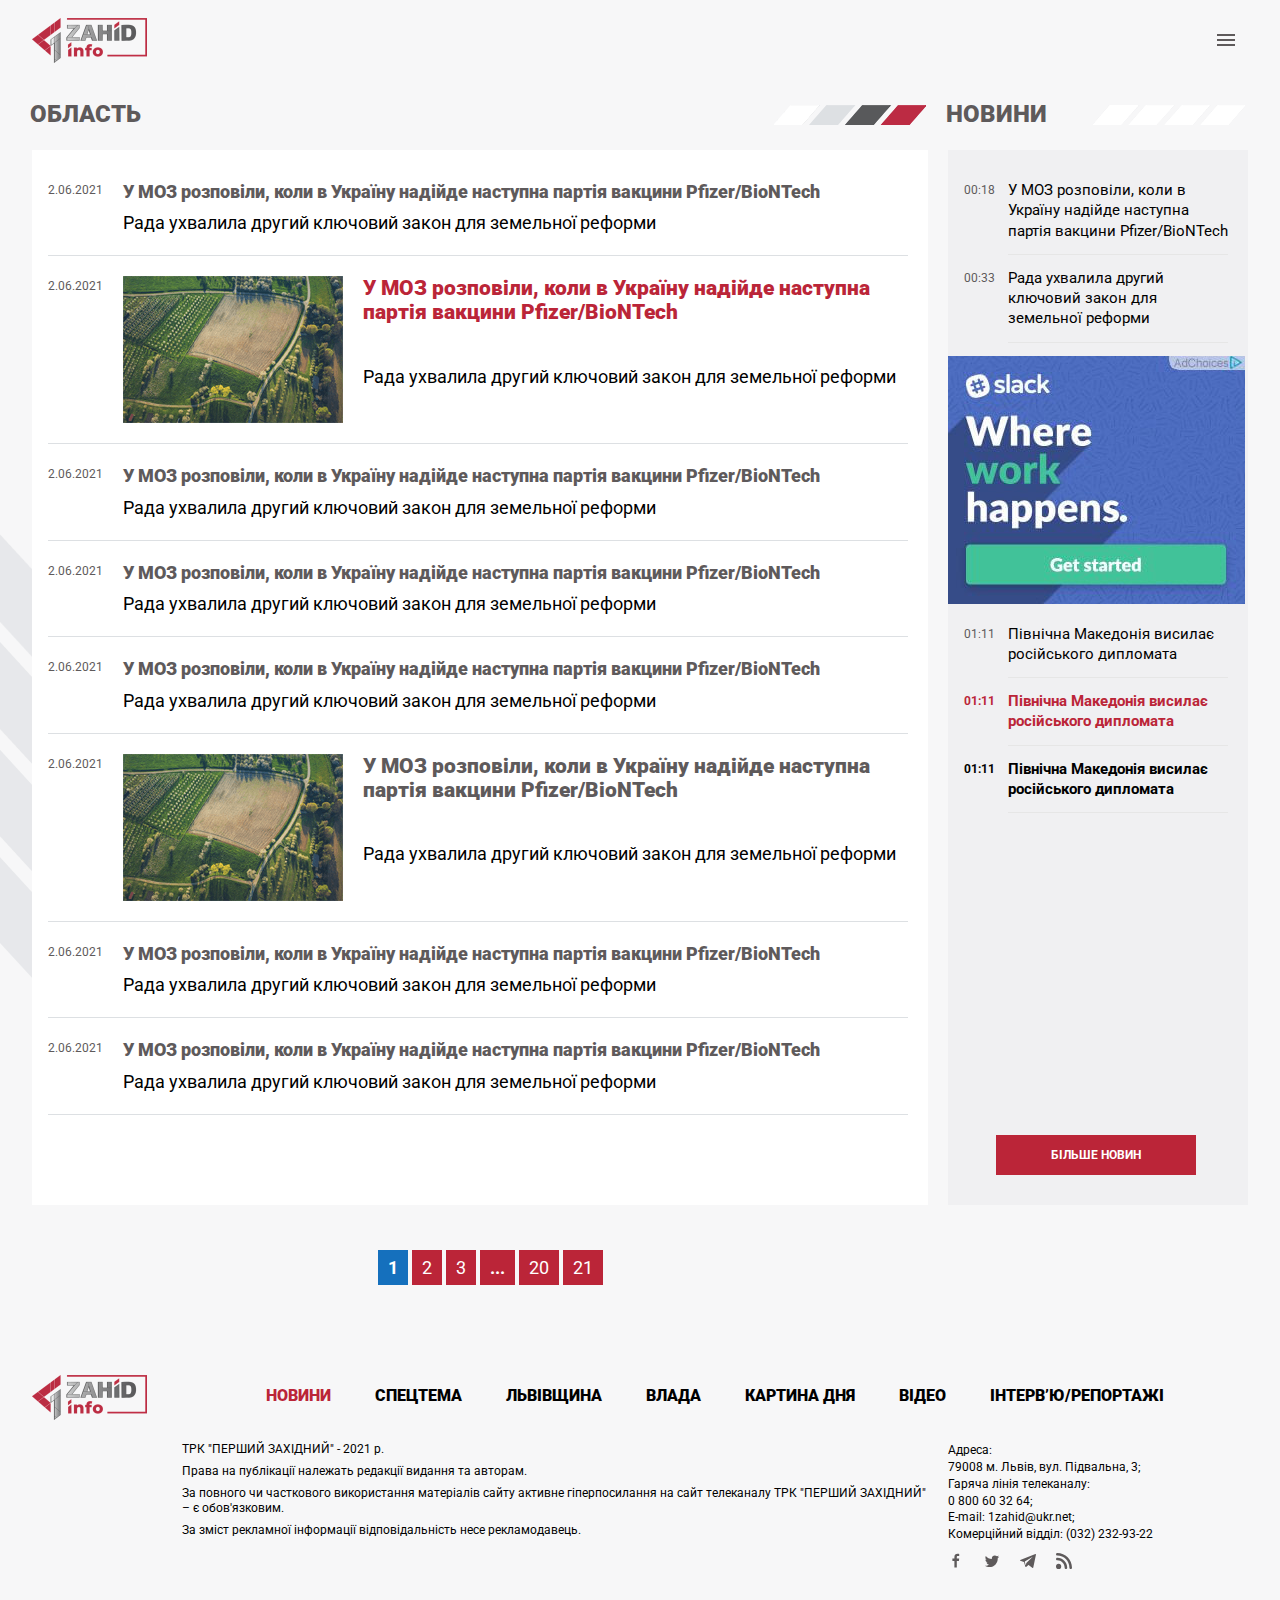
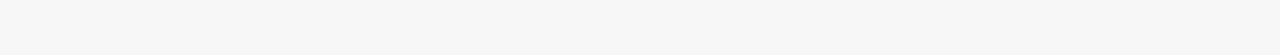
<file: category.html>
<!DOCTYPE html>
<html lang="uk">
    <head>
        <meta charset="UTF-8">
        <meta http-equiv="X-UA-Compatible" content="IE=edge">
        <meta name="viewport" content="width=device-width, initial-scale=1.0">
        <title>category :: Перший західний</title>
        <link rel="stylesheet" href="css/styles.css">
    
        <link rel="apple-touch-icon" sizes="57x57" href="favicons/apple-icon-57x57.png">
        <link rel="apple-touch-icon" sizes="60x60" href="favicons/apple-icon-60x60.png">
        <link rel="apple-touch-icon" sizes="72x72" href="favicons/apple-icon-72x72.png">
        <link rel="apple-touch-icon" sizes="76x76" href="favicons/apple-icon-76x76.png">
        <link rel="apple-touch-icon" sizes="114x114" href="favicons/apple-icon-114x114.png">
        <link rel="apple-touch-icon" sizes="120x120" href="favicons/apple-icon-120x120.png">
        <link rel="apple-touch-icon" sizes="144x144" href="favicons/apple-icon-144x144.png">
        <link rel="apple-touch-icon" sizes="152x152" href="favicons/apple-icon-152x152.png">
        <link rel="apple-touch-icon" sizes="180x180" href="favicons/apple-icon-180x180.png">
        <link rel="icon" type="image/png" sizes="192x192"  href="favicons/android-icon-192x192.png">
        <link rel="icon" type="image/png" sizes="32x32" href="favicons/favicon-32x32.png">
        <link rel="icon" type="image/png" sizes="96x96" href="favicons/favicon-96x96.png">
        <link rel="icon" type="image/png" sizes="16x16" href="favicons/favicon-16x16.png">
        <link rel="manifest" href="favicons/manifest.json">
        <meta name="msapplication-TileColor" content="#ffffff">
        <meta name="msapplication-TileImage" content="favicons/ms-icon-144x144.png">
        <meta name="theme-color" content="#ffffff">
    
    </head>
<body>

    <div id="body">
    
        <div class="wrapper wrapper-background">
            <header id="header">
                <a href="/" id="logo" class="logo" title="Перший західний"></a>

                <div id="header-content">
                    <div id="wheater">
                        <picture>
                            <img src="temp/sun.png" alt="">
                        </picture>
                        <small>Львів</small>
                    </div>

                    <span class="social">
                        <a href="//www.youtube.com/channel/UCGVbKMWygms_c1mOj1uTZUA" class="youtube"></a>
                        <a href="//www.instagram.com/1zahidtv/" class="instagram"></a>
                        <a href="//www.facebook.com/1zahidTV/" class="facebook" title="facebook"></a>
                        <a href="//t.me//persyjzahid" class="telegram" title="telegram"></a>
                        <a href="/rss/export.xml" class="rss" title="rss"></a>
                    </span>

                    <hr>

                    <a href="/" title="" id="zahid-1">
                        <picture>
                            <img src="images/zahid-1.png" alt="">
                        </picture>
                    </a>

                    <a href="/" title="" id="radio-1">
                        <picture>
                            <img src="images/radio-1.png" alt="">
                        </picture>
                    </a>

                    <nav class="nav">
                        <ul>
                            <li><a href="" class="active">Новини</a></li>
                            <li><a href="/" title="">Спецтема</a></li>
                            <li><a href="/" title="">Львівщина</a></li>
                            <li><a href="/" title="">Влада</a></li>
                            <li><a href="/" title="">Картина дня</a></li>
                            <li><a href="/" title="">Відео</a></li>
                            <li><a href="/" title="">Інтерв’ю/репортажі</a></li>
                        </ul>
                    </nav>

                    <span id="search-button"></span>

                    <div id="search">
                        <form action="">
                            <input type="search" placeholder="search">
                            <input type="submit" value="send">
                        </form>
                    </div>
                </div>

                <div id="nav-button"></div>

            </header>

            <div class="content reverse" id="category">
                <div class="main">
                    <div class="heading bg-colored">
                        <span>Область</span>
                    </div>

                    <!-- увага! має бути не менше 14 артиклів (1730px+) -->

                    <article>
                        <time>2.06.2021</time>
                        <h1 class="title-18"><a href="/" title="">У МОЗ розповіли, коли в Україну надійде наступна партія вакцини Pfizer/BioNTech</a></h1>
                        <p>Рада ухвалила другий ключовий закон для земельної реформи</p>
                    </article>
                    
                    <article class="insert-picture">
                        <time>2.06.2021</time>
                        <picture>
                            <img src="temp/category.png" alt="">
                        </picture>
                        <h1 class="title-21 red">
                            <a href="/" title="">У МОЗ розповіли, коли в Україну надійде наступна партія вакцини Pfizer/BioNTech</a>
                        </h1>
                        <p>Рада ухвалила другий ключовий закон для земельної реформи</p>
                    </article>

                    <article>
                        <time>2.06.2021</time>
                        <h1 class="title-18"><a href="/" title="">У МОЗ розповіли, коли в Україну надійде наступна партія вакцини Pfizer/BioNTech</a></h1>
                        <p>Рада ухвалила другий ключовий закон для земельної реформи</p>
                    </article>

                    <article>
                        <time>2.06.2021</time>
                        <h1 class="title-18"><a href="/" title="">У МОЗ розповіли, коли в Україну надійде наступна партія вакцини Pfizer/BioNTech</a></h1>
                        <p>Рада ухвалила другий ключовий закон для земельної реформи</p>
                    </article>

                    <article>
                        <time>2.06.2021</time>
                        <h1 class="title-18"><a href="/" title="">У МОЗ розповіли, коли в Україну надійде наступна партія вакцини Pfizer/BioNTech</a></h1>
                        <p>Рада ухвалила другий ключовий закон для земельної реформи</p>
                    </article>

                    <article class="insert-picture">
                        <time>2.06.2021</time>
                        <picture>
                            <img src="temp/category.png" alt="">
                        </picture>
                        <h1 class="title-21">
                            <a href="/" title="">У МОЗ розповіли, коли в Україну надійде наступна партія вакцини Pfizer/BioNTech</a>
                        </h1>
                        <p>Рада ухвалила другий ключовий закон для земельної реформи</p>
                    </article>

                    <article>
                        <time>2.06.2021</time>
                        <h1 class="title-18"><a href="/" title="">У МОЗ розповіли, коли в Україну надійде наступна партія вакцини Pfizer/BioNTech</a></h1>
                        <p>Рада ухвалила другий ключовий закон для земельної реформи</p>
                    </article>

                    <article>
                        <time>2.06.2021</time>
                        <h1 class="title-18"><a href="/" title="">У МОЗ розповіли, коли в Україну надійде наступна партія вакцини Pfizer/BioNTech</a></h1>
                        <p>Рада ухвалила другий ключовий закон для земельної реформи</p>
                    </article>
<!-- 
                    <div class="button-outer">
                        <a href="" class="button">
                            Більше статей
                        </a>
                    </div>
-->
                    <div class="button-outer">
                        <ol class="pagination">
                            <li class="active"><a href="#">1</a></li>
                            <li><a href="#">2</a></li>
                            <li><a href="#">3</a></li>
                            <li class="disabled"><a href="#">...</a></li>
                            <li><a href="#">20</a></li>
                            <li><a href="#">21</a></li>
                        </ol>
                    </div>


                </div>

                <aside class="sidebar aside">
                    <div class="heading bg-white">
                        Новини
                    </div>

                    <article>
                        <time>00:18</time>
                        <h1 class="title-15"><a href="/" title="">У МОЗ розповіли, коли в Україну надійде наступна партія вакцини Pfizer/BioNTech</a></h1>
                    </article>
    
                    <article>
                        <time>00:33</time>
                        <h1 class="title-15"><a href="/" title="">Рада ухвалила другий ключовий закон для земельної реформи</a></h1>
                    </article>
    
                    <a href="" class="reklama">
                        <img src="temp/reklama-adverty.jpg" alt="">
                    </a>
    
                    <article>
                        <time>01:11</time>
                        <h1 class="title-15"><a href="/" title="">Північна Македонія висилає російського дипломата</a></h1>
                    </article>
    
                    <article class="red">
                        <time>01:11</time>
                        <h1 class="title-15"><a href="/" title="">Північна Македонія висилає російського дипломата</a></h1>
                    </article>
    
                    <article class="black">
                        <time>01:11</time>
                        <h1 class="title-15"><a href="/" title="">Північна Македонія висилає російського дипломата</a></h1>
                    </article>
    
                    <!-- притиснено до низу і по центру -->
                    <a href="" class="button center bottom">
                        Більше новин
                    </a>
                </aside>
            </div>
        </div>
        <!-- wrapper wrapper-background -->

    </div>
    <!-- #body -->

    <footer id="footer">
        <div class="wrapper">

            <a href="/" class="logo" title="site name"></a>

            <nav class="nav">
                <ul>
                    <li><a href="" class="active">Новини</a></li>
                    <li><a href="/" title="">Спецтема</a></li>
                    <li><a href="/" title="">Львівщина</a></li>
                    <li><a href="/" title="">Влада</a></li>
                    <li><a href="/" title="">Картина дня</a></li>
                    <li><a href="/" title="">Відео</a></li>
                    <li><a href="/" title="">Інтерв’ю/репортажі</a></li>
                </ul>
            </nav>

            <div id="copy">
                <p>ТРК "ПЕРШИЙ ЗАХІДНИЙ" - 2021 р.</p>
                <p>Права на публікації належать редакції видання та авторам.</p>
                <p>За повного чи часткового використання матеріалів сайту активне гіперпосилання на сайт телеканалу ТРК "ПЕРШИЙ ЗАХІДНИЙ" – є обов'язковим.</p>
                <p>За зміст рекламної інформації відповідальність несе рекламодавець.</p>
            </div>

            <div id="address">
                <p>
                    Адреса: <br>
                    79008 м. Львів, вул. Підвальна, 3;<br>
                    Гаряча лінія телеканалу:<br>
                    0 800 60 32 64;<br>
                    E-mail: 1zahid@ukr.net;<br>
                    Комерційний відділ: (032) 232-93-22
                </p>
                <span class="social">
                    <a href="" class="facebook"></a>
                    <a href="" class="twitter"></a>
                    <a href="" class="telegram"></a>
                    <a href="" class="rss"></a>
                </span>
            </div>
            
        </div>
    </footer>  

    <script src="js/init.js"></script>
</body>
</html>
</file>
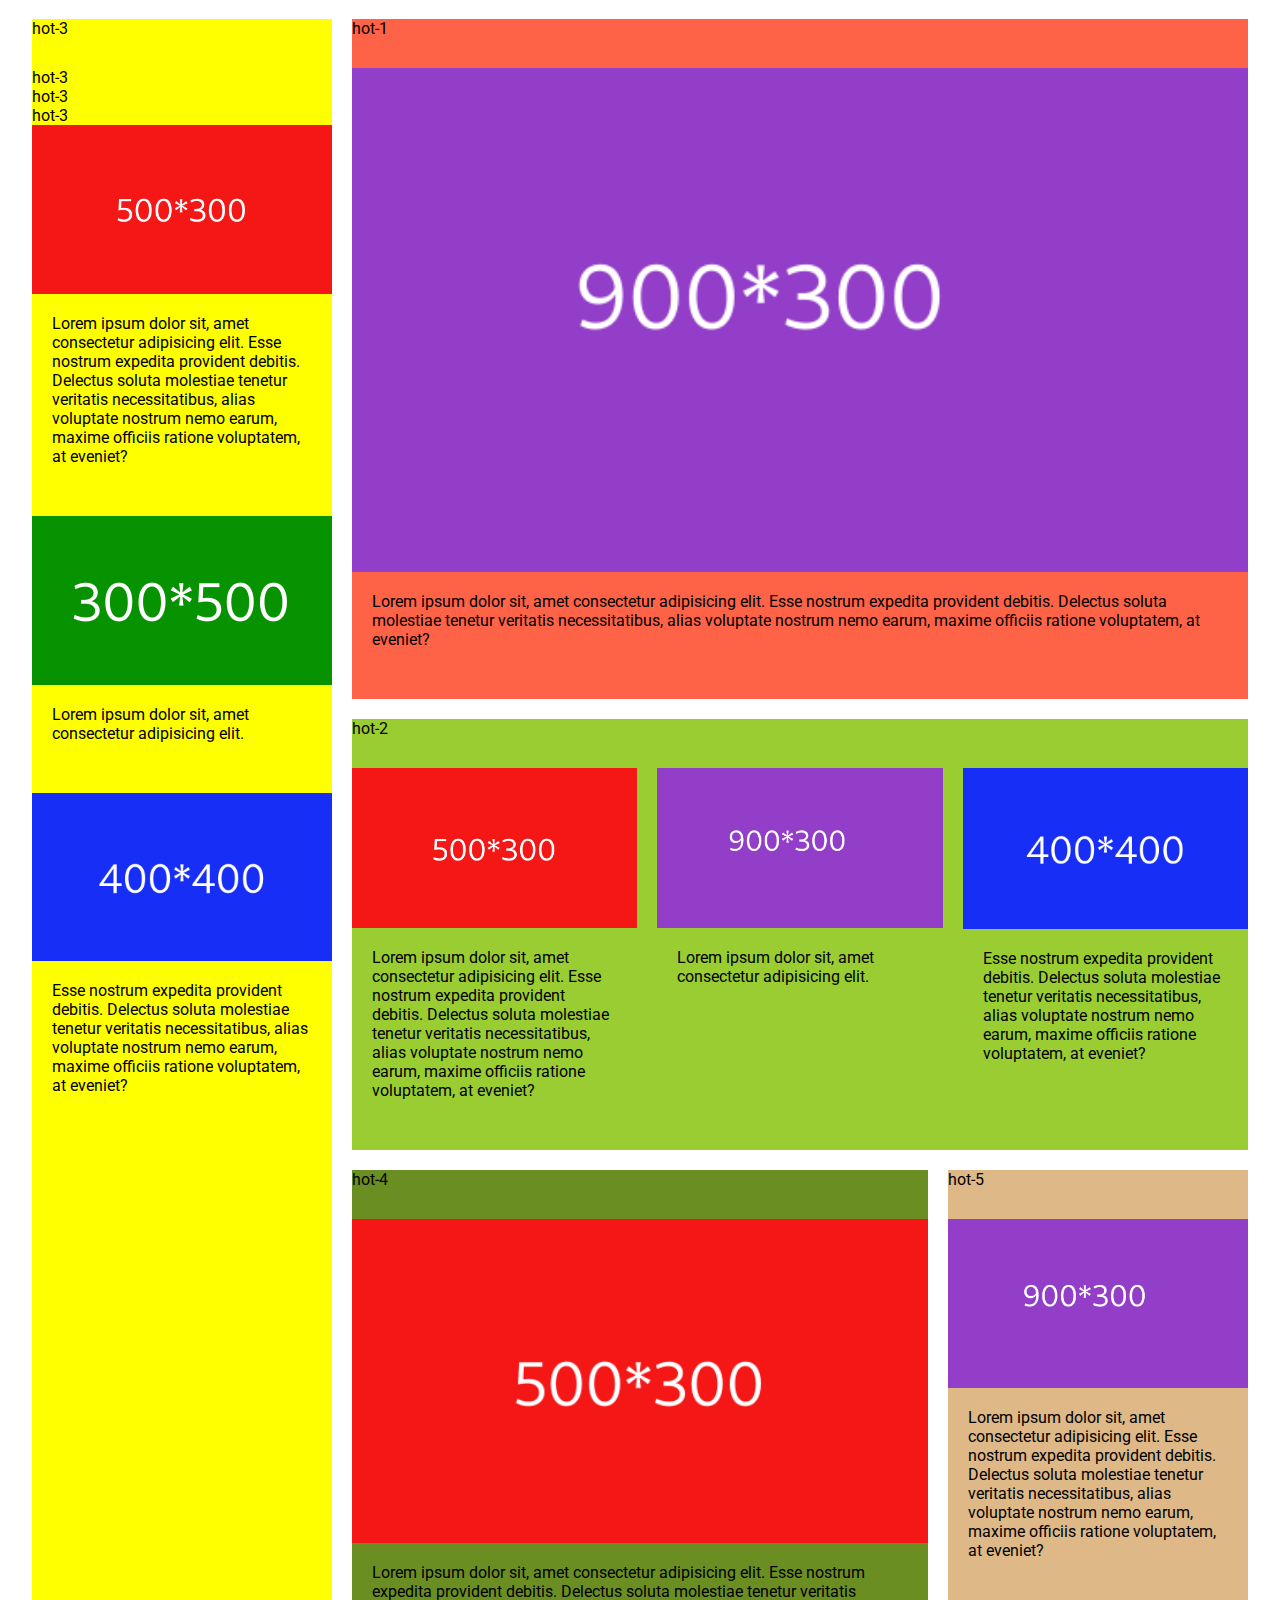
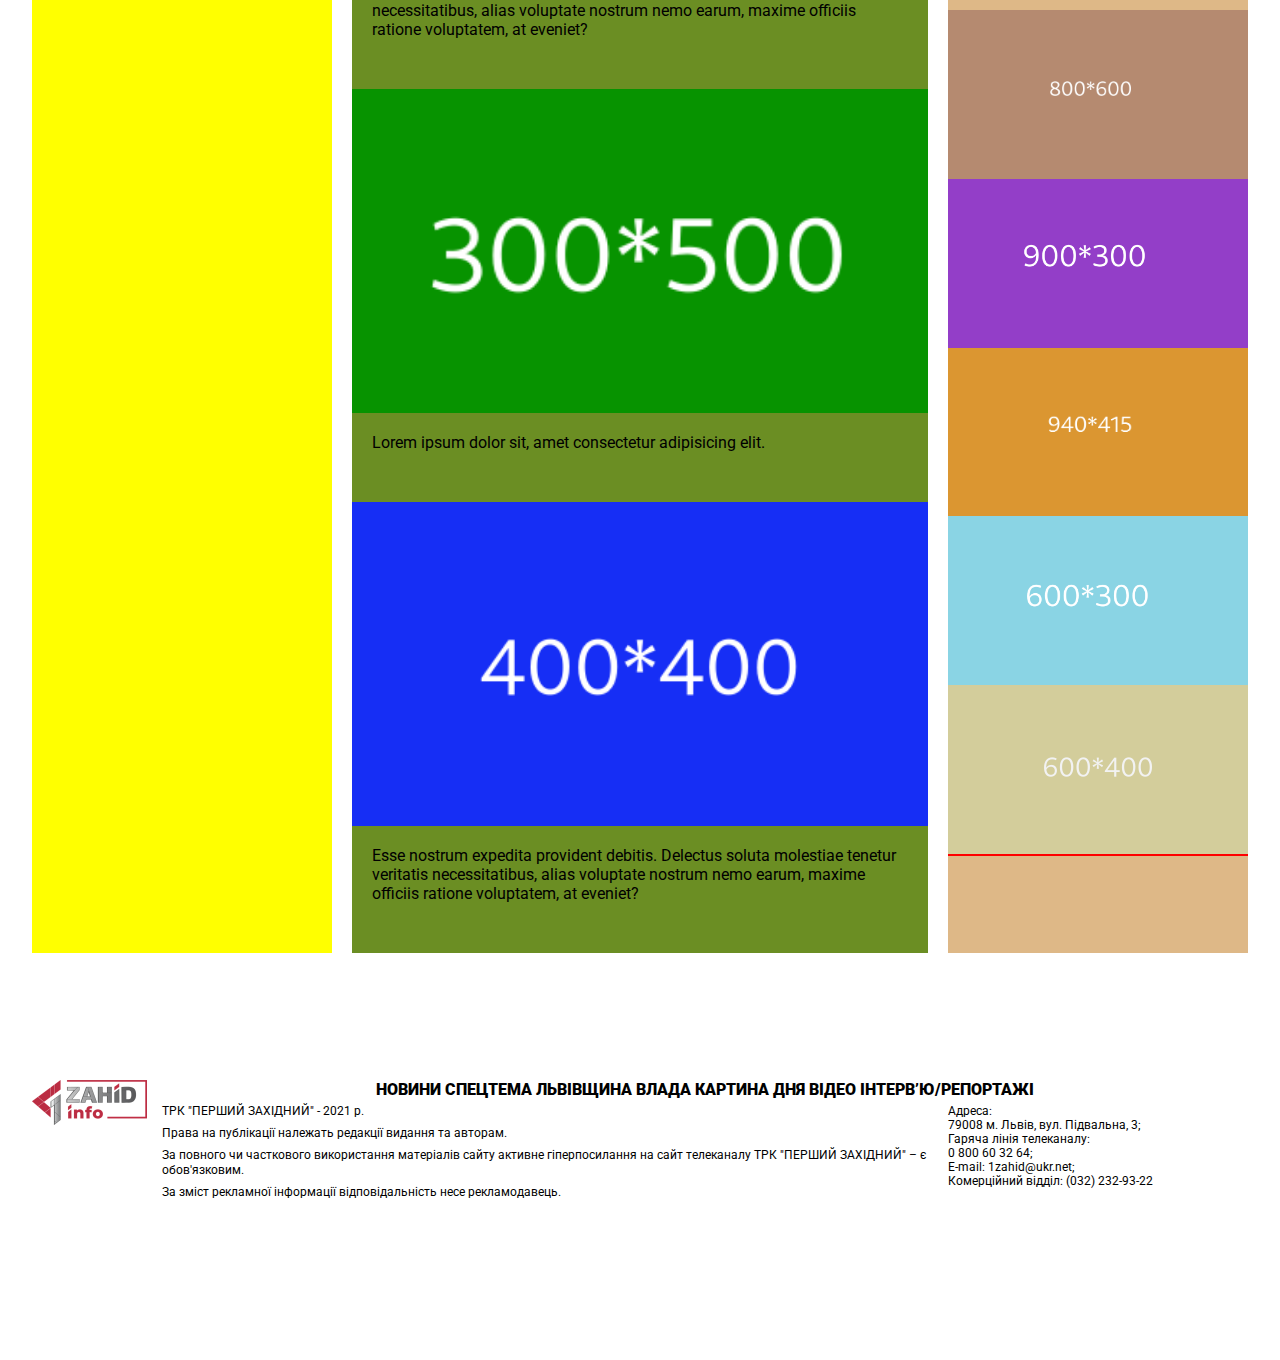
<file: elements.html>
<!DOCTYPE html>
<html lang="en">
<head>
    <meta charset="UTF-8">
    <meta http-equiv="X-UA-Compatible" content="IE=edge">
    <meta name="viewport" content="width=device-width, initial-scale=1.0">
    <title>elements</title>
    <!-- <link rel="stylesheet" href="css/styles.css"> -->
    <meta name="description" content="test elements">

    <link rel="apple-touch-icon" sizes="57x57" href="favicons/apple-icon-57x57.png">
    <link rel="apple-touch-icon" sizes="60x60" href="favicons/apple-icon-60x60.png">
    <link rel="apple-touch-icon" sizes="72x72" href="favicons/apple-icon-72x72.png">
    <link rel="apple-touch-icon" sizes="76x76" href="favicons/apple-icon-76x76.png">
    <link rel="apple-touch-icon" sizes="114x114" href="favicons/apple-icon-114x114.png">
    <link rel="apple-touch-icon" sizes="120x120" href="favicons/apple-icon-120x120.png">
    <link rel="apple-touch-icon" sizes="144x144" href="favicons/apple-icon-144x144.png">
    <link rel="apple-touch-icon" sizes="152x152" href="favicons/apple-icon-152x152.png">
    <link rel="apple-touch-icon" sizes="180x180" href="favicons/apple-icon-180x180.png">
    <link rel="icon" type="image/png" sizes="192x192"  href="favicons/android-icon-192x192.png">
    <link rel="icon" type="image/png" sizes="32x32" href="favicons/favicon-32x32.png">
    <link rel="icon" type="image/png" sizes="96x96" href="favicons/favicon-96x96.png">
    <link rel="icon" type="image/png" sizes="16x16" href="favicons/favicon-16x16.png">
    <link rel="manifest" href="favicons/manifest.json">
    <meta name="msapplication-TileColor" content="#ffffff">
    <meta name="msapplication-TileImage" content="favicons/ms-icon-144x144.png">
    <meta name="theme-color" content="#ffffff">
    
    <style>

@import url('https://fonts.googleapis.com/css2?family=Roboto:ital,wght@0,100;0,300;0,400;0,500;0,700;0,900;1,100;1,300;1,400;1,500;1,700;1,900&display=swap');


#body {
    min-height: 100%;
    overflow: hidden;
    position: relative;
}

#body::after {
    content: '';
    display: block;
    height: 350px;
}


html, body 
{
    height: 100%;
}

*
{
    padding: 0;
    margin: 0;
    box-sizing: border-box;
    font-family: 'Roboto', sans-serif;
    font-size: 16px;
}

h1,h2,h3,h4,h5
{
    font-size: 16px;
    font-weight: normal;
}

img,
source
{
    max-width: 100%!important;
    height: auto!important;
    vertical-align: middle;
}

.picture
{
    display: block;
    width: 100%;
    height: auto;
    position: relative;
    overflow: hidden;
    padding-top: 56.25%;   
}

picture
{
    display: block;
    width: 100%;
    max-height: 100%;
    position: absolute;
    top: 0;
    bottom: 0;
    left: 0;
    right: 0;
}

picture img
{
    width: 100%!important;
    height: 100%!important;
    object-fit: cover;
}


.desc
{
    padding: 20px;
}

.wrap
{
    width: 1300px;
    margin: auto;
}
@media(max-width:1320px) {
    .wrap
    {
        width: 95%;
    }
}

#hot-block
{
    display: grid;
    grid-gap: 20px;

    grid-template-columns: 300px 1fr 300px;

    /* grid-template-rows: repeat(2,auto) 1fr auto; */
    grid-template-rows: auto;

    grid-template-areas: 
        'hot-block-3 hot-block-1 hot-block-1'
        'hot-block-3 hot-block-2 hot-block-2'
        'hot-block-3 hot-block-4 hot-block-5'
}

@media(max-width:996px)
{
    #hot-block
    {
        grid-template-columns: 300px 1fr 1fr;
    }    
}

#hot-block-4
{
    margin: 0 0 auto;
}

/* single */
#hot-block-1
{
    background: tomato;

    grid-area: hot-block-1;
}

/* 3 article */
#hot-block-2
{
    background: yellowgreen;

    grid-area: hot-block-2;
}

/* aside */
#hot-block-3
{
    background: yellow;

    grid-area: hot-block-3;
}

/*
    #hot-block-4 -- 1fr
    #hot-block-5 -- 300px
*/
/* 1 +2 */
#hot-block-4
{
    background: olivedrab;

    grid-area: hot-block-4;
}

/* 1 (klychko) */
#hot-block-5
{
    background: burlywood;

    grid-area: hot-block-5;
}

#hot-block h1
{
    margin: 0 0 30px;
}
</style>

    <link rel="stylesheet" href="css/wrapper.css">
    <link rel="stylesheet" href="css/header.css">

    <link rel="stylesheet" href="css/footer.css">
</head>
<body>

    <div id="body">
        <br>

        <div class="wrap">

            <div id="hot-block">

                <div id="hot-block-1">
                    <h1>hot-1</h1>

                        <article>
                            <div class="picture">
                                <picture>
                                    <img src="temp/900-300.png" alt="">
                                </picture>                            
                            </div>

                            <div class="desc">
                                <h1>Lorem ipsum dolor sit, amet consectetur adipisicing elit. Esse nostrum expedita provident debitis. Delectus soluta molestiae tenetur veritatis necessitatibus, alias voluptate nostrum nemo earum, maxime officiis ratione voluptatem, at eveniet?</h1>
                            </div>
                        </article>

                </div>

                <div id="hot-block-2">
                    <h1>hot-2</h1>

                    <div style="display: grid; grid-template-columns: repeat(3,1fr); grid-gap: 20px">
                        <article>
                            <div class="picture">
                                <picture>
                                    <img src="temp/500-300.png" alt="">
                                </picture>                            
                            </div>

                            <div class="desc">
                                <h1>Lorem ipsum dolor sit, amet consectetur adipisicing elit. Esse nostrum expedita provident debitis. Delectus soluta molestiae tenetur veritatis necessitatibus, alias voluptate nostrum nemo earum, maxime officiis ratione voluptatem, at eveniet?</h1>
                            </div>
                        </article>

                        <article>
                            <div class="picture">
                                <picture>
                                    <!-- <img src="temp/300-500.png" alt=""> -->
                                    <img src="temp/900-300.png" alt="">
                                </picture>                            
                            </div>

                            <div class="desc">
                                <h1>Lorem ipsum dolor sit, amet consectetur adipisicing elit.</h1>
                            </div>
                        </article>

                        <article>
                            <div class="picture">
                                <picture>
                                    <img src="temp/400-400.png" alt="">
                                </picture>                            
                            </div>

                            <div class="desc">
                                <h1>Esse nostrum expedita provident debitis. Delectus soluta molestiae tenetur veritatis necessitatibus, alias voluptate nostrum nemo earum, maxime officiis ratione voluptatem, at eveniet?</h1>
                            </div>
                        </article>                    
                    </div>

                    
                </div>

                <aside id="hot-block-3">
                    <h1>hot-3</h1>
                    <p>hot-3</p>
                    <p>hot-3</p>
                    <p>hot-3</p>

                    <article>
                        <div class="picture">
                            <picture>
                                <img src="temp/500-300.png" alt="">
                            </picture>                            
                        </div>

                        <div class="desc">
                            <h1>Lorem ipsum dolor sit, amet consectetur adipisicing elit. Esse nostrum expedita provident debitis. Delectus soluta molestiae tenetur veritatis necessitatibus, alias voluptate nostrum nemo earum, maxime officiis ratione voluptatem, at eveniet?</h1>
                        </div>
                    </article>

                    <article>
                        <div class="picture">
                            <picture>
                                <img src="temp/300-500.png" alt="">
                            </picture>                            
                        </div>

                        <div class="desc">
                            <h1>Lorem ipsum dolor sit, amet consectetur adipisicing elit.</h1>
                        </div>
                    </article>

                    <article>
                        <div class="picture">
                            <picture>
                                <img src="temp/400-400.png" alt="">
                            </picture>                            
                        </div>

                        <div class="desc">
                            <h1>Esse nostrum expedita provident debitis. Delectus soluta molestiae tenetur veritatis necessitatibus, alias voluptate nostrum nemo earum, maxime officiis ratione voluptatem, at eveniet?</h1>
                        </div>
                    </article>
                </aside>

                <div id="hot-block-4">
                    <h1>hot-4</h1>

                    <article>
                        <div class="picture">
                            <picture>
                                <img src="temp/500-300.png" alt="">
                            </picture>                            
                        </div>

                        <div class="desc">
                            <h1>Lorem ipsum dolor sit, amet consectetur adipisicing elit. Esse nostrum expedita provident debitis. Delectus soluta molestiae tenetur veritatis necessitatibus, alias voluptate nostrum nemo earum, maxime officiis ratione voluptatem, at eveniet?</h1>
                        </div>
                    </article>

                    <article>
                        <div class="picture">
                            <picture>
                                <img src="temp/300-500.png" alt="">
                                <!-- <img src="temp/900-300.png" alt=""> -->

                            </picture>                            
                        </div>

                        <div class="desc">
                            <h1>Lorem ipsum dolor sit, amet consectetur adipisicing elit.</h1>
                        </div>
                    </article>

                    <article>
                        <div class="picture">
                            <picture>
                                <img src="temp/400-400.png" alt="">
                            </picture>                            
                        </div>

                        <div class="desc">
                            <h1>Esse nostrum expedita provident debitis. Delectus soluta molestiae tenetur veritatis necessitatibus, alias voluptate nostrum nemo earum, maxime officiis ratione voluptatem, at eveniet?</h1>
                        </div>
                    </article>
                </div>

                <div id="hot-block-5">
                    <h1>hot-5</h1>

                    <article>
                        <div class="picture">
                            <picture>
                                <img src="temp/900-300.png" alt="">
                            </picture>                            
                        </div>

                        <div class="desc">
                            <h1>Lorem ipsum dolor sit, amet consectetur adipisicing elit. Esse nostrum expedita provident debitis. Delectus soluta molestiae tenetur veritatis necessitatibus, alias voluptate nostrum nemo earum, maxime officiis ratione voluptatem, at eveniet?</h1>
                        </div>
                    </article>

                    <div class="picture">
                        <picture>
                            <img src="temp/800-600.png" alt="">
                        </picture>
                    </div>

                    <div class="picture">
                        <picture>
                            <img src="temp/900-300.png" alt="">
                        </picture>
                    </div>

                    <div class="picture">
                        <picture>
                            <img src="temp/940-415.png" alt="">
                        </picture>
                    </div>

                    <div class="picture">
                        <picture>
                            <img src="temp/600-300.png" alt="">
                        </picture>
                    </div>

                    <div class="picture">
                        <picture>
                            <img src="temp/600-400.png" alt="">
                        </picture>
                    </div>

                    <hr style="border:1px solid red">

                </div>

            </div>
            <!-- #hot-block -->

        </div>

        <br>
        <br>
        <br>




    </div>
    <!-- #body -->
    
    <footer id="footer">
        <div class="wrapper">

            <a href="/" class="logo" title="site name"></a>

            <nav class="nav">
                <ul>
                    <li><a href="" class="active">Новини</a></li>
                    <li><a href="/" title="">Спецтема</a></li>
                    <li><a href="/" title="">Львівщина</a></li>
                    <li><a href="/" title="">Влада</a></li>
                    <li><a href="/" title="">Картина дня</a></li>
                    <li><a href="/" title="">Відео</a></li>
                    <li><a href="/" title="">Інтерв’ю/репортажі</a></li>
                </ul>
            </nav>

            <div id="copy">
                <p>ТРК "ПЕРШИЙ ЗАХІДНИЙ" - 2021 р.</p>
                <p>Права на публікації належать редакції видання та авторам.</p>
                <p>За повного чи часткового використання матеріалів сайту активне гіперпосилання на сайт телеканалу ТРК "ПЕРШИЙ ЗАХІДНИЙ" – є обов'язковим.</p>
                <p>За зміст рекламної інформації відповідальність несе рекламодавець.</p>
            </div>

            <div id="address">
                <p>
                    Адреса: <br>
                    79008 м. Львів, вул. Підвальна, 3;<br>
                    Гаряча лінія телеканалу:<br>
                    0 800 60 32 64;<br>
                    E-mail: 1zahid@ukr.net;<br>
                    Комерційний відділ: (032) 232-93-22
                </p>
                <span class="social">
                    <a href="" class="facebook"></a>
                    <a href="" class="twitter"></a>
                    <a href="" class="telegram"></a>
                    <a href="" class="rss"></a>
                </span>
            </div>
            
        </div>
    </footer>  

    <!-- <script src="js/init.js"></script> -->

</body>
</html>
</file>
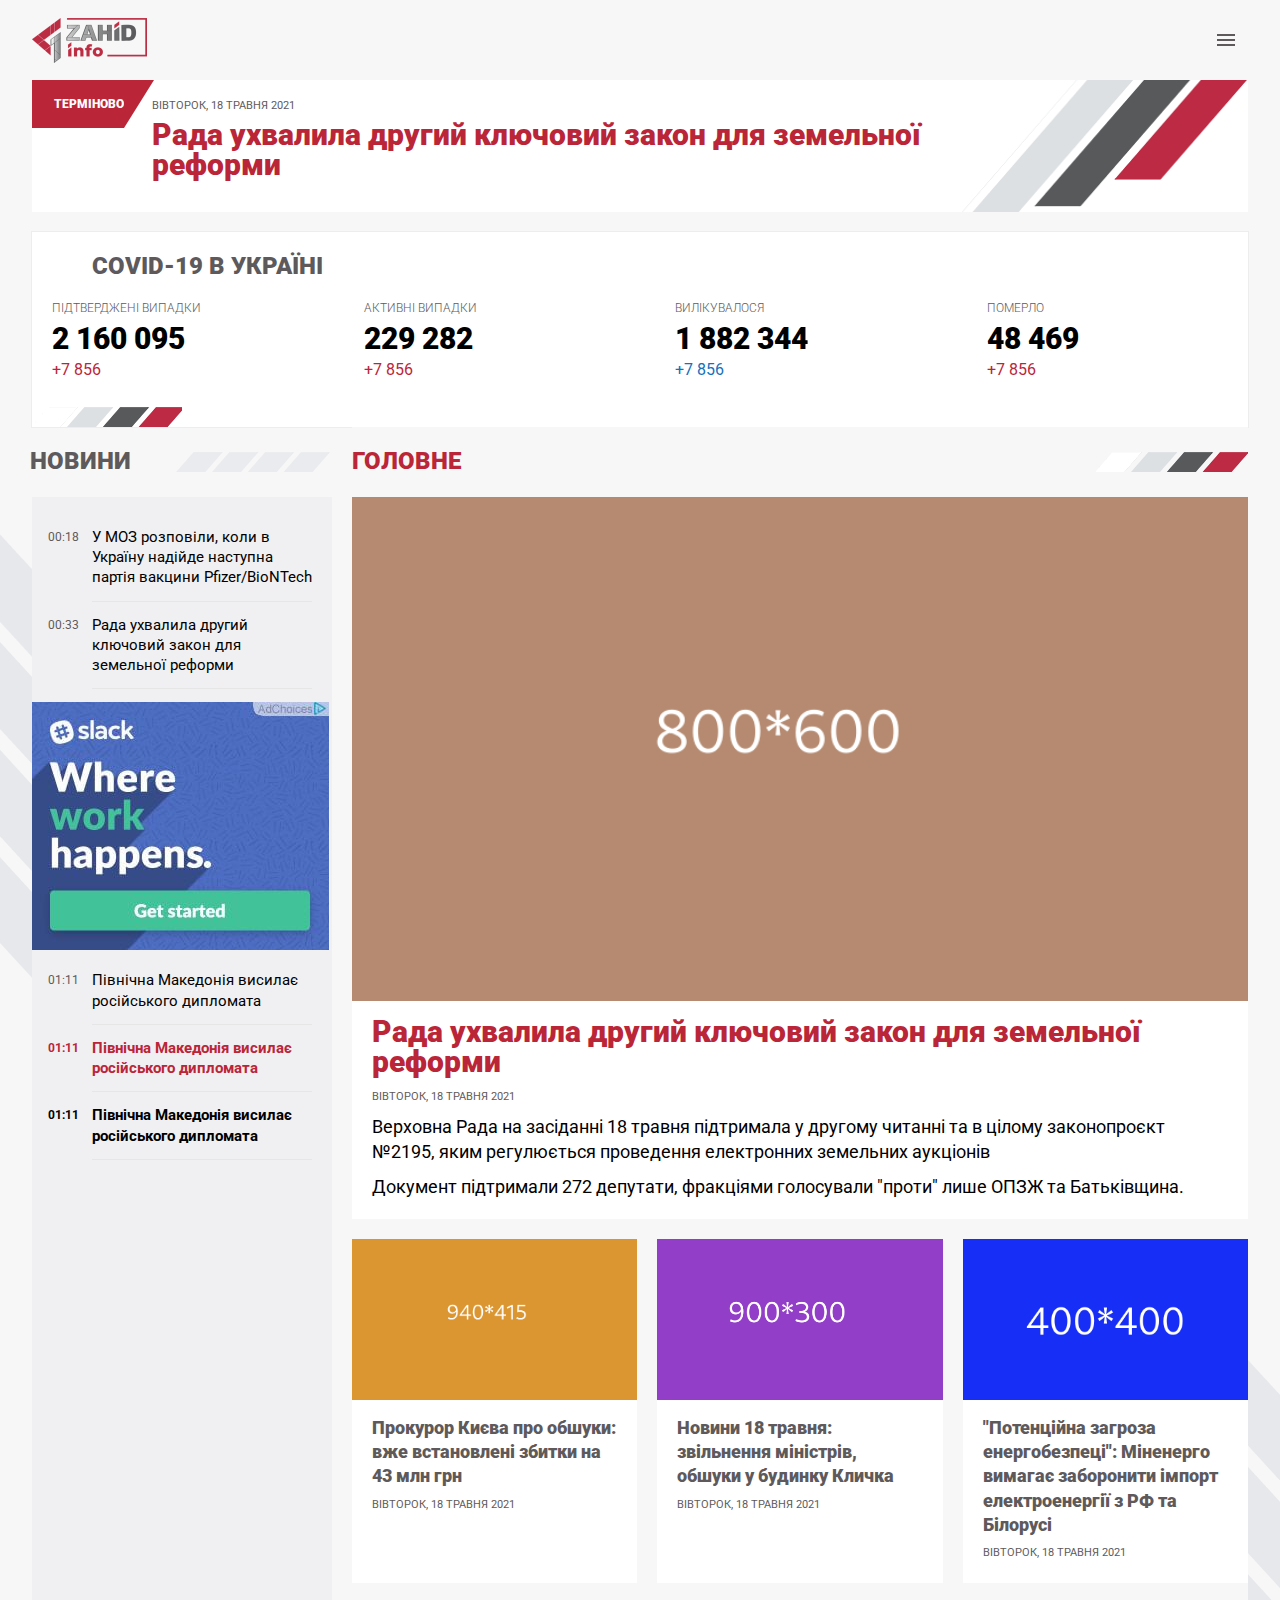
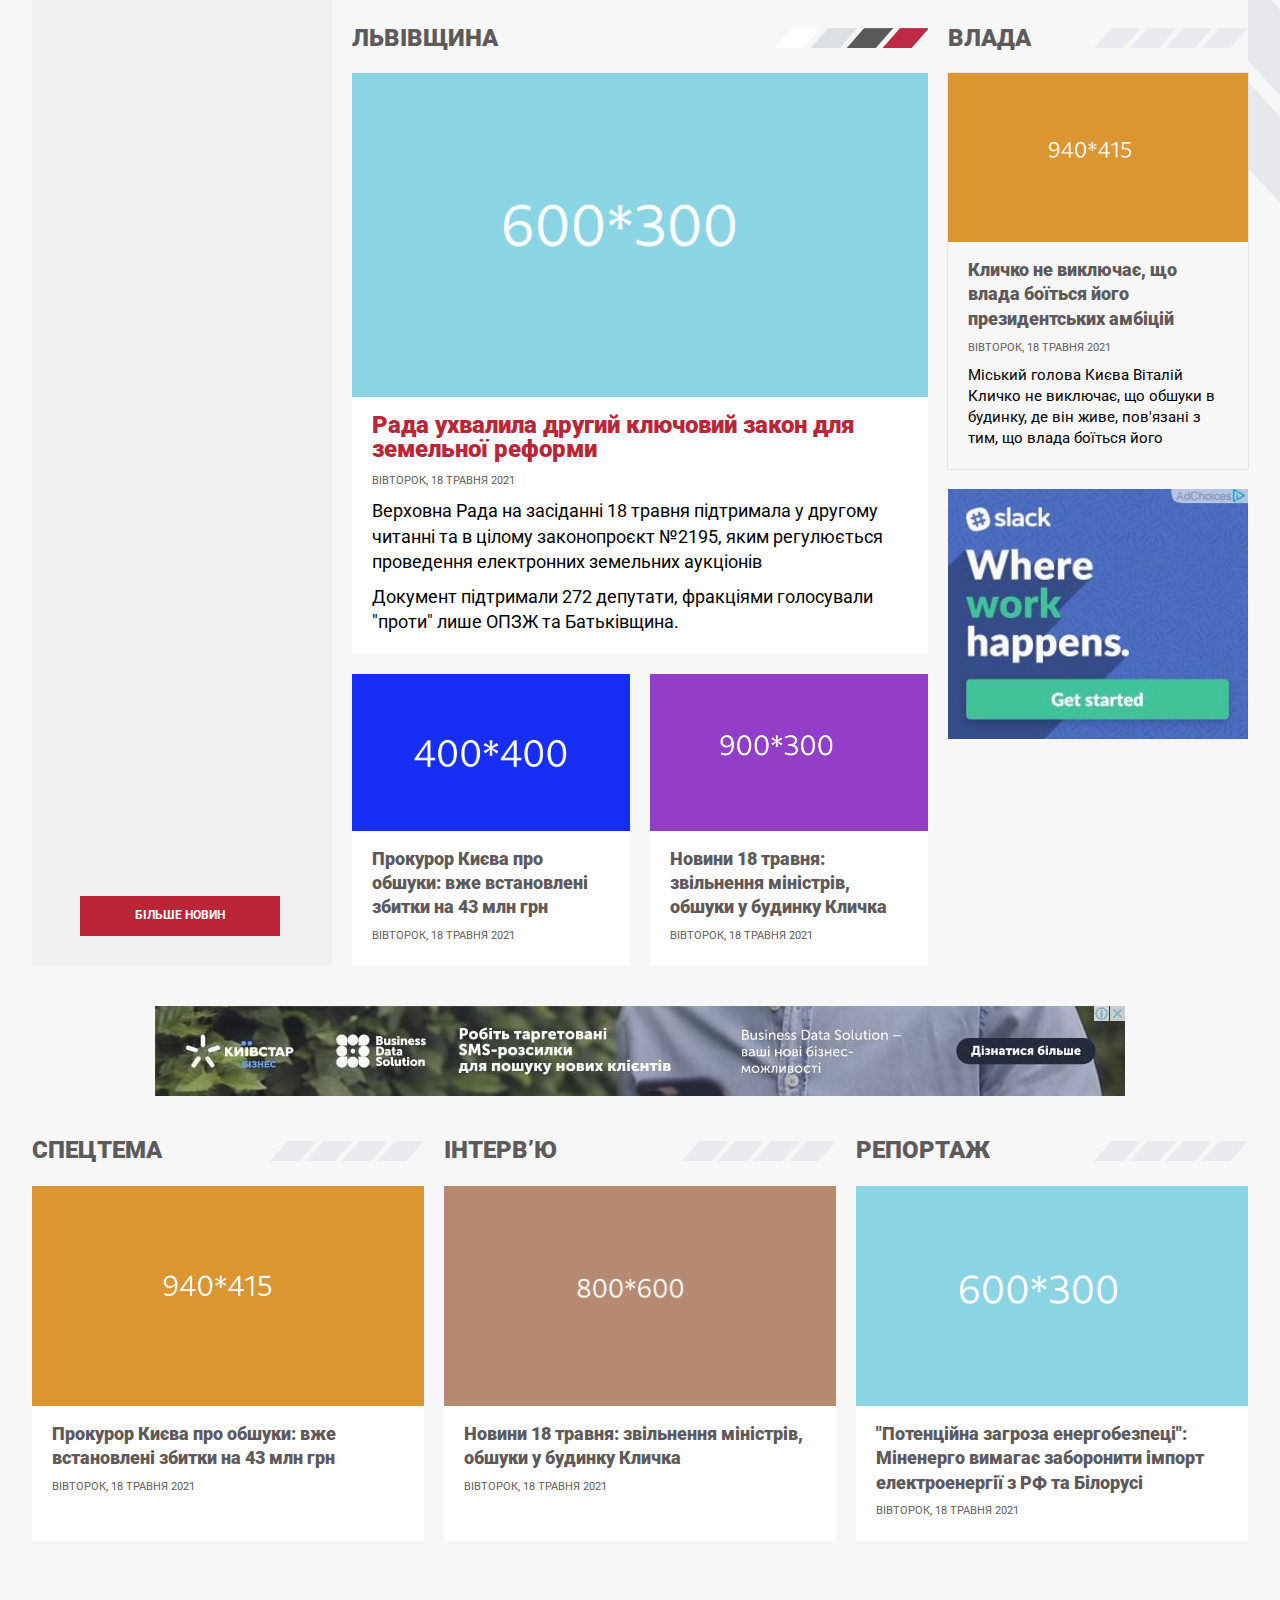
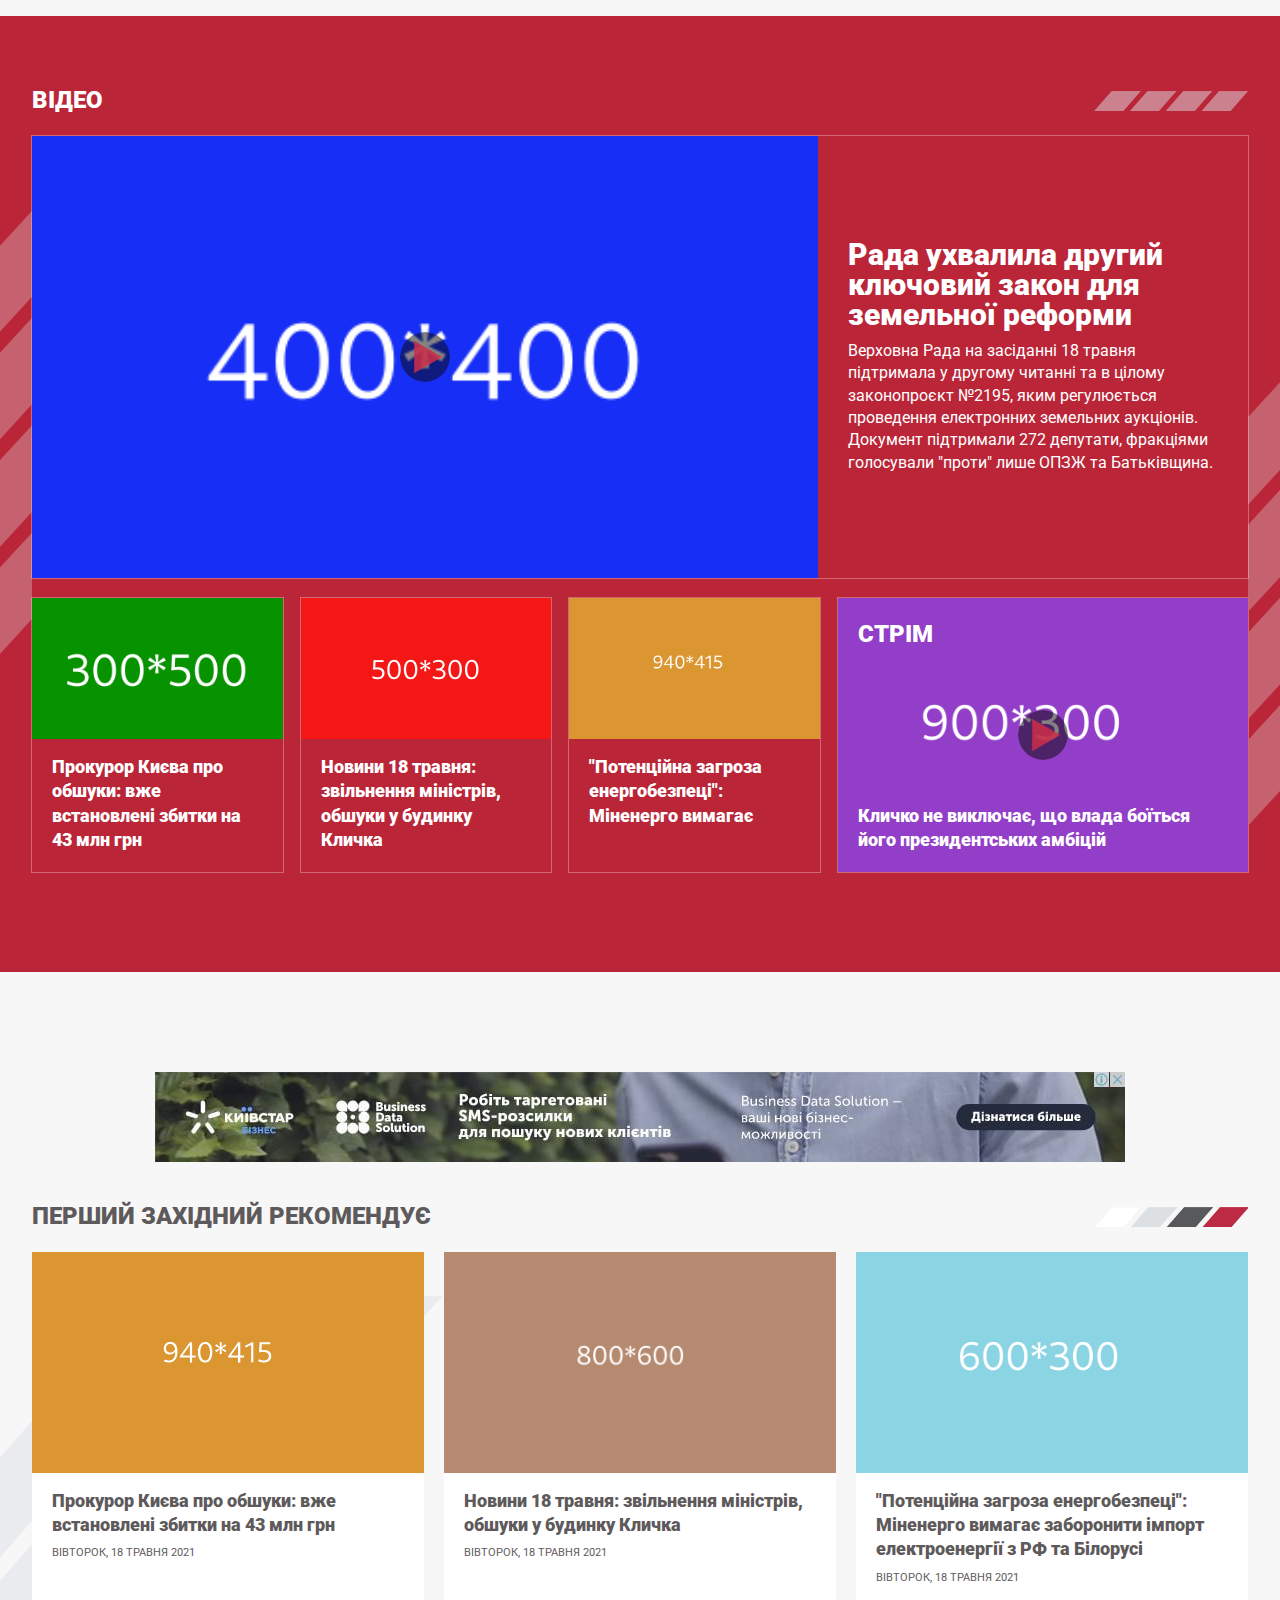
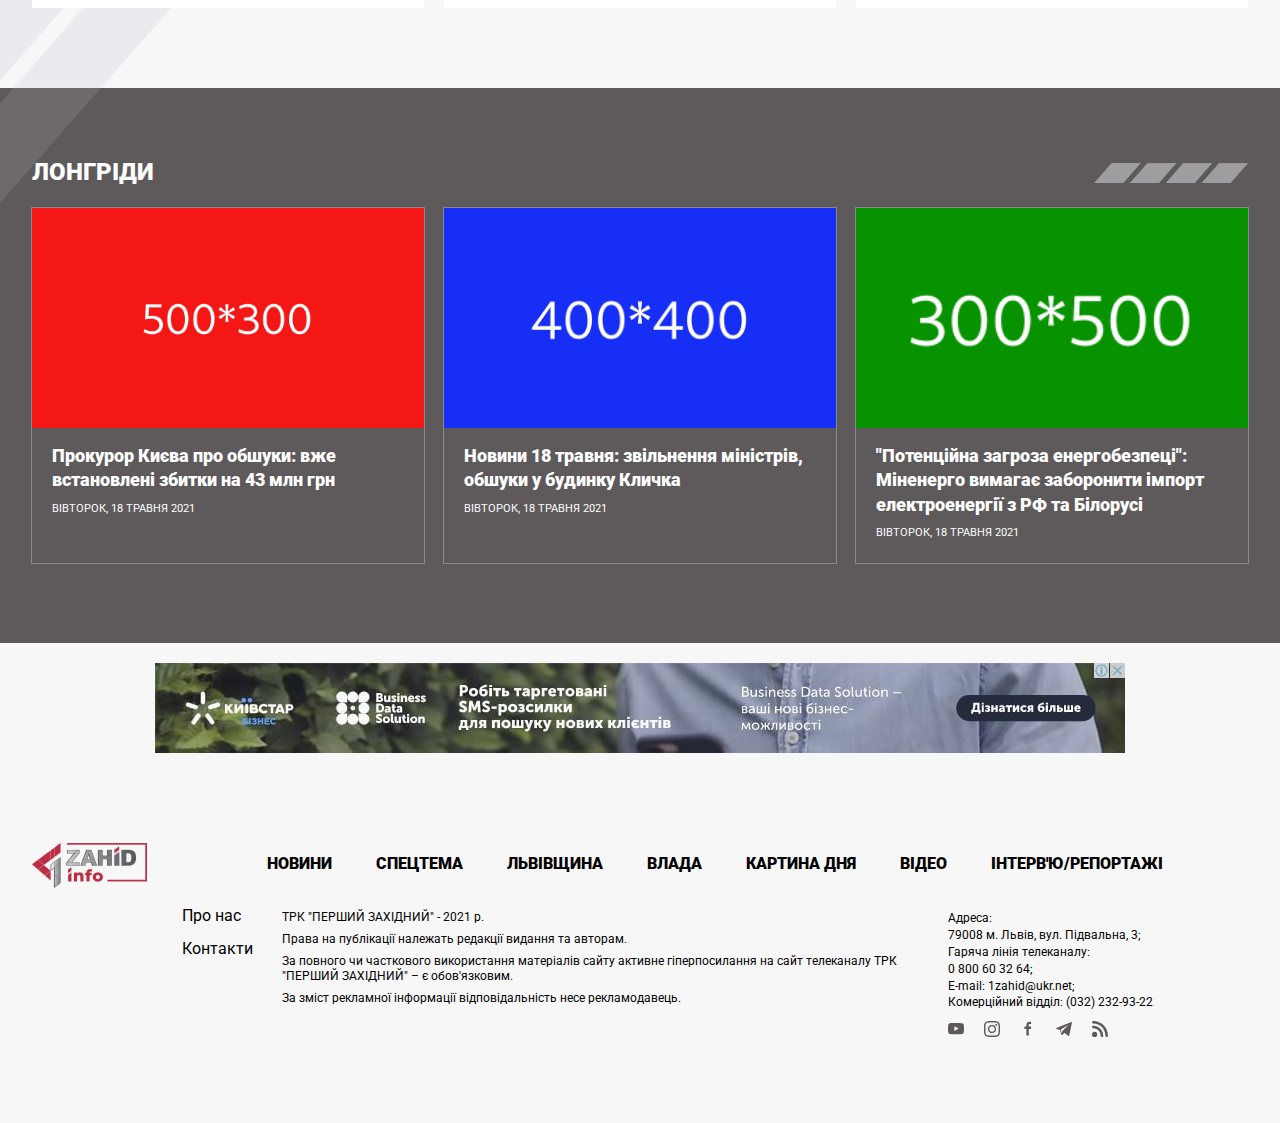
<file: home.html>
<!DOCTYPE html>
<html lang="uk">
<head>
    <meta charset="UTF-8">
    <meta http-equiv="X-UA-Compatible" content="IE=edge">
    <meta name="viewport" content="width=device-width, initial-scale=1.0">
    <title>home :: Перший західний</title>
    <link rel="stylesheet" href="css/styles.css">

    <link rel="apple-touch-icon" sizes="57x57" href="favicons/apple-icon-57x57.png">
    <link rel="apple-touch-icon" sizes="60x60" href="favicons/apple-icon-60x60.png">
    <link rel="apple-touch-icon" sizes="72x72" href="favicons/apple-icon-72x72.png">
    <link rel="apple-touch-icon" sizes="76x76" href="favicons/apple-icon-76x76.png">
    <link rel="apple-touch-icon" sizes="114x114" href="favicons/apple-icon-114x114.png">
    <link rel="apple-touch-icon" sizes="120x120" href="favicons/apple-icon-120x120.png">
    <link rel="apple-touch-icon" sizes="144x144" href="favicons/apple-icon-144x144.png">
    <link rel="apple-touch-icon" sizes="152x152" href="favicons/apple-icon-152x152.png">
    <link rel="apple-touch-icon" sizes="180x180" href="favicons/apple-icon-180x180.png">
    <link rel="icon" type="image/png" sizes="192x192"  href="favicons/android-icon-192x192.png">
    <link rel="icon" type="image/png" sizes="32x32" href="favicons/favicon-32x32.png">
    <link rel="icon" type="image/png" sizes="96x96" href="favicons/favicon-96x96.png">
    <link rel="icon" type="image/png" sizes="16x16" href="favicons/favicon-16x16.png">
    <link rel="manifest" href="favicons/manifest.json">
    <meta name="msapplication-TileColor" content="#ffffff">
    <meta name="msapplication-TileImage" content="favicons/ms-icon-144x144.png">
    <meta name="theme-color" content="#ffffff">

</head>
<body>

    <div id="body">

        <div class="wrapper wrapper-background">

            <header id="header">
                <a href="/" id="logo" class="logo" title="Перший західний"></a>

                <div id="header-content">
                    <div id="wheater">
                        <picture>
                            <img src="temp/sun.png" alt="">
                        </picture>
                        <small>Львів</small>
                    </div>

                    <span class="social">
                        <a href="//www.youtube.com/channel/UCGVbKMWygms_c1mOj1uTZUA" class="youtube"></a>
                        <a href="//www.instagram.com/1zahidtv/" class="instagram"></a>
                        <a href="//www.facebook.com/1zahidTV/" class="facebook" title="facebook"></a>
                        <a href="//t.me//persyjzahid" class="telegram" title="telegram"></a>
                        <a href="/rss/export.xml" class="rss" title="rss"></a>
                    </span>

                    <hr>

                    <a href="/" title="" id="zahid-1">
                        <picture>
                            <!-- <img src="images/zahid-1.png" alt=""> -->
                            <img src="images/zahid-1.svg" alt="">
                    </a>

                    <a href="/" title="" id="radio-1">
                        <picture>
                            <img src="images/radio-1.png" alt="">
                        </picture>
                    </a>

                    <nav class="nav">
                        <ul>
                            <li><a href="" class="active">Новини</a></li>
                            <li><a href="/" title="">Спецтема</a></li>
                            <li><a href="/" title="">Львівщина</a></li>
                            <li><a href="/" title="">Влада</a></li>
                            <li><a href="/" title="">Картина дня</a></li>
                            <li><a href="/" title="">Відео</a></li>
                            <li><a href="/" title="">Інтерв’ю/репортажі</a></li>
                        </ul>
                    </nav>

                    <span id="search-button"></span>

                    <div id="search">
                        <form action="">
                            <input type="search" placeholder="search">
                            <input type="submit" value="send">
                        </form>
                    </div>
                </div>

                <div id="nav-button"></div>

            </header>

            <section class="vidget-hot">
                <div class="marker">
                    Терміново
                </div>

                <h1 class="title-30 red">
                    <a href="/" title="">Рада ухвалила другий ключовий закон для земельної реформи</a>
                </h1>

                <time>Вівторок, 18 Травня 2021</time>

                <p>Верховна Рада на засіданні 18 травня підтримала у другому читанні та в цілому законопроєкт №2195, яким регулюється проведення електронних земельних аукціонів. Документ підтримали 272 депутати, фракціями голосували "проти" лише ОПЗЖ та Батьківщина.</p>
            </section>

            <div class="vidget-covid">
                <div class="heading">
                    <span>
                        Covid-19 в Україні
                    </span>
                </div>
                <div class="vidget-datas">

                    <div class="vidget-data">
                        <div class="vidget-data-name">
                            Підтверджені випадки
                        </div>
                        <div class="vidget-data-number">
                            2 160 095
                        </div>
                        <div class="vidget-data-result">
                            +7 856
                        </div>
                    </div>

                    <div class="vidget-data">
                        <div class="vidget-data-name">
                            Активні випадки
                        </div>
                        <div class="vidget-data-number">
                            229 282
                        </div>
                        <div class="vidget-data-result">
                            +7 856
                        </div>
                    </div>

                    <div class="vidget-data">
                        <div class="vidget-data-name">
                            Вилікувалося
                        </div>
                        <div class="vidget-data-number">
                            1 882 344
                        </div>
                        <div class="vidget-data-result blue">
                            +7 856
                        </div>
                    </div>

                    <div class="vidget-data">
                        <div class="vidget-data-name">
                            Померло
                        </div>
                        <div class="vidget-data-number">
                            48 469
                        </div>
                        <div class="vidget-data-result">
                            +7 856
                        </div>
                    </div>

                </div>
            </div>

            <div id="hot-block">

                <aside class="aside" id="hot-aside">

                    <div class="heading bg-gray">
                        <span>Новини</span>
                    </div>

                    <article>
                        <time>00:18</time>
                        <h1 class="title-15">
                            <a href="/" title="">У МОЗ розповіли, коли в Україну надійде наступна партія вакцини Pfizer/BioNTech</a>
                        </h1>
                    </article>

                    <article>
                        <time>00:33</time>
                        <h1 class="title-15">
                            <a href="/" title="">Рада ухвалила другий ключовий закон для земельної реформи</a>
                        </h1>
                    </article>

                    <a href="" class="reklama">
                        <img src="temp/reklama-adverty.jpg" alt="">
                    </a>

                    <article>
                        <time>01:11</time>
                        <h1 class="title-15">
                            <a href="/" title="">Північна Македонія висилає російського дипломата</a>
                        </h1>
                    </article>

                    <article class="red">
                        <time>01:11</time>
                        <h1 class="title-15">
                            <a href="/" title="">Північна Македонія висилає російського дипломата</a>
                        </h1>
                    </article>

                    <article class="black">
                        <time>01:11</time>
                        <h1 class="title-15">
                            <a href="/" title="">Північна Македонія висилає російського дипломата</a>
                        </h1>
                    </article>

                    <!-- <article style="height:2000px">
                        test
                    </article> -->

                    <!-- притиснено до низу і по центру -->
                    <a href="" class="button center bottom">
                        Більше новин
                    </a>
                </aside>

                <section id="hot-single" class="block-single">
                    <div class="heading red bg-colored">
                        <span>Головне</span>
                    </div>

                    <div class="picture">
                        <picture>
                            <img src="temp/800-600.png" alt="">
                        </picture>
                    </div>

                    <div class="desc">
                        <h1 class="title-30 red">
                            <a href="/" title="">Рада ухвалила другий ключовий закон для земельної реформи</a>
                        </h1>

                        <time>Вівторок, 18 Травня 2021</time>

                        <p>Верховна Рада на засіданні 18 травня підтримала у другому читанні та в цілому законопроєкт №2195, яким регулюється проведення електронних земельних аукціонів</p>

                        <p>Документ підтримали 272 депутати, фракціями голосували "проти" лише ОПЗЖ та Батьківщина.</p>
                    </div>

                </section>

                <div class="block-3" id="hot-3">
                    <article>
                        <div class="picture">
                            <picture>
                                <img src="temp/940-415.png" alt="">
                            </picture>
                        </div>

                        <div class="desc">
                            <h1 class="title-18">
                                <a href="/" title="">Прокурор Києва про обшуки: вже встановлені збитки на 43 млн грн</a>
                            </h1>
                            <time>Вівторок, 18 Травня 2021</time>
                        </div>
                    </article>

                    <article>
                        <div class="picture">
                            <picture>
                                <img src="temp/900-300.png" alt="">
                            </picture>
                        </div>

                        <div class="desc">
                            <h1 class="title-18">
                                <a href="/" title="">Новини 18 травня: звільнення міністрів, обшуки у будинку Кличка</a>
                            </h1>
                            <time>Вівторок, 18 Травня 2021</time>
                        </div>
                    </article>

                    <article>
                        <div class="picture">
                            <picture>
                                <img src="temp/400-400.png" alt="">
                            </picture>
                        </div>

                        <div class="desc">
                            <h1 class="title-18">
                                <a href="/" title="">"Потенційна загроза енергобезпеці": Міненерго вимагає заборонити імпорт  електроенергії з РФ та Білорусі</a>
                            </h1>
                            <time>Вівторок, 18 Травня 2021</time>
                        </div>
                    </article>
                </div>

                <div id="hot-1-2">

                    <section class="block-single">
                        <div class="heading bg-colored">
                            <span>Львівщина</span>
                        </div>

                        <div class="picture">
                            <picture>
                                <img src="temp/600-300.png" alt="">
                            </picture>
                        </div>

                        <div class="desc">
                            <h1 class="title-24 red">
                                <a href="/" title="">Рада ухвалила другий ключовий закон для земельної реформи</a>
                            </h1>
                            <time>Вівторок, 18 Травня 2021</time>

                            <p>Верховна Рада на засіданні 18 травня підтримала у другому читанні та в цілому законопроєкт №2195, яким регулюється проведення електронних земельних аукціонів</p>
                            <p>Документ підтримали 272 депутати, фракціями голосували "проти" лише ОПЗЖ та Батьківщина.</p>
                        </div>

                    </section>

                    <div class="block-2">
                        <article>
                            <div class="picture">
                                <picture>
                                    <img src="temp/400-400.png" alt="">
                                </picture>
                            </div>

                            <div class="desc">
                                <h1 class="title-18"><a href="/" title="">Прокурор Києва про обшуки: вже встановлені збитки на 43 млн грн</a></h1>
                                <time>Вівторок, 18 Травня 2021</time>
                            </div>
                        </article>

                        <article>
                            <div class="picture">
                                <picture>
                                    <img src="temp/900-300.png" alt="">
                                </picture>
                            </div>

                            <div class="desc">
                                <h1 class="title-18">
                                    <a href="/" title="">Новини 18 травня: звільнення міністрів, обшуки у будинку Кличка</a>
                                </h1>
                                <time>Вівторок, 18 Травня 2021</time>
                            </div>
                        </article>
                    </div>

                </div>

                <div id="hot-1">
                    <div class="heading bg-gray">
                        <span>Влада</span>
                    </div>

                    <div class="block-1">
                        <article>
                            <div class="picture">
                                <picture>
                                    <img src="temp/940-415.png" alt="">
                                </picture>
                            </div>

                            <div class="desc">
                                <h1 class="title-18 ">
                                    <a href="/" title="">Кличко не виключає, що влада боїться його президентських амбіцій</a>
                                </h1>

                                <time>Вівторок, 18 Травня 2021</time>

                                <p>Міський голова Києва Віталій Кличко не виключає, що обшуки в будинку, де він живе, пов'язані з тим, що влада боїться його</p>
                            </div>
                        </article>

                        <a href="" style="display: block; margin: 20px 0">
                            <img src="temp/reklama-adverty.jpg" width="100%" alt="">
                        </a>

                    </div>
                </div>

            </div>
            <!-- #block-hot -->

            <div style="margin: 20px 0; text-align: center;">
                <a href="/" title=""><img src="temp/banner.jpg" alt=""></a>
            </div>

            <div class="block-3" id="six-block">
                <div class="heading bg-gray">
                    <span>Спецтема</span>
                </div>

                <div class="heading bg-gray">
                    <span>Інтерв’ю</span>
                </div>

                <div class="heading bg-gray">
                    <span>Репортаж</span>
                </div>

                <article>
                    <div class="picture">
                        <picture>
                            <img src="temp/940-415.png" alt="">
                        </picture>
                    </div>

                    <div class="desc">
                        <h1 class="title-18">
                            <a href="/" title="">Прокурор Києва про обшуки: вже встановлені збитки на 43 млн грн</a>
                        </h1>
                        <time>Вівторок, 18 Травня 2021</time>
                    </div>

                </article>

                <article>
                    <div class="picture">
                        <picture>
                            <img src="temp/800-600.png" alt="">
                        </picture>
                    </div>

                    <div class="desc">
                        <h1 class="title-18">
                            <a href="/" title="">Новини 18 травня: звільнення міністрів, обшуки у будинку Кличка</a>
                        </h1>
                        <time>Вівторок, 18 Травня 2021</time>
                    </div>

                </article>

                <article>
                    <div class="picture">
                        <picture>
                            <img src="temp/600-300.png" alt="">
                        </picture>
                    </div>

                    <div class="desc">
                        <h1 class="title-18">
                            <a href="/" title="">"Потенційна загроза енергобезпеці": Міненерго вимагає заборонити імпорт  електроенергії з РФ та Білорусі</a>
                        </h1>
                        <time>Вівторок, 18 Травня 2021</time>
                    </div>

                </article>
            </div>

        </div>
        <!-- .wrapper -->

        <!-- red video -->
        <div class="home-video">
            <div class="wrapper wrapper-background reverse">
                <div class="heading white bg-gray">
                    <span>Відео</span>
                </div>

                <div class="video-single">
                    <a href="/" title="Рада ухвалила другий ключовий закон для земельної реформи" class="video-mark">
                        <div class="picture">
                            <picture>
                                <img src="temp/400-400.png" alt="">
                            </picture>
                        </div>
                    </a>

                    <div class="video-single-content">

                        <div class="title-30 white">
                            <a href="/" title="Рада ухвалила другий ключовий закон для земельної реформи">Рада ухвалила другий ключовий закон для земельної реформи</a>
                        </div>

                        <p>Верховна Рада на засіданні 18 травня підтримала у другому читанні та в цілому законопроєкт №2195, яким регулюється проведення електронних земельних аукціонів. Документ підтримали 272 депутати, фракціями голосували "проти" лише ОПЗЖ та Батьківщина.</p>
                    </div>
                </div>

                <div class="block-4">
                    <a href="/" title="">
                        <div class="picture">
                            <picture>
                                <img src="temp/300-500.png" alt="">
                            </picture>
                        </div>

                        <div class="desc">
                            <span class="title-18">Прокурор Києва про обшуки: вже встановлені збитки на 43 млн грн </span>
                            <time>Вівторок, 18 Травня 2021</time>
                        </div>
                    </a>
                    <a href="/" title="">
                        <div class="picture">
                            <picture>
                                <img src="temp/500-300.png" alt="">
                            </picture>
                        </div>

                        <div class="desc">
                            <span class="title-18">Новини 18 травня: звільнення міністрів, обшуки у будинку Кличка </span>
                            <time>Вівторок, 18 Травня 2021</time>
                        </div>
                    </a>
                    <a href="/" title="">
                        <div class="picture">
                            <picture>
                                <img src="temp/940-415.png" alt="">
                            </picture>
                        </div>

                        <div class="desc">
                            <span class="title-18">"Потенційна загроза енергобезпеці": Міненерго вимагає </span>
                            <time>Вівторок, 18 Травня 2021</time>
                        </div>
                    </a>

                    <a href="/" title="" class="video-mark">
                        <div class="heading">
                            <span>Стрім</span>
                        </div>

                        <picture>
                            <img src="temp/900-300.png" alt="">
                        </picture>

                        <span class="title-18">Кличко не виключає, що влада боїться його президентських амбіцій</span>
                    </a>

                </div>

            </div>
        </div>
        <!-- .home-video -->

        <div class="block-white" id="white-block">
            <div class="wrapper white-background">

                <div style="margin: 20px 0; text-align: center;">
                    <a href="/" title=""><img src="temp/banner.jpg" alt=""></a>
                </div>

                <div class="heading bg-colored">
                    <span>Перший західний рекомендує</span>
                </div>

                <!-- id="block-12" -->
                <!-- only home-page -->
                <div class="block-3">
                    <article>
                        <div class="picture">
                            <picture>
                                <img src="temp/940-415.png" alt="">
                            </picture>
                        </div>

                        <div class="desc">
                            <h1 class="title-18"><a href="/" title="">Прокурор Києва про обшуки: вже встановлені збитки на 43 млн грн</a></h1>
                            <time>Вівторок, 18 Травня 2021</time>
                        </div>
                    </article>

                    <article>
                        <div class="picture">
                            <picture>
                                <img src="temp/800-600.png" alt="">
                            </picture>
                        </div>

                        <div class="desc">
                            <h1 class="title-18"><a href="/" title="">Новини 18 травня: звільнення міністрів, обшуки у будинку Кличка</a></h1>
                            <time>Вівторок, 18 Травня 2021</time>
                        </div>
                    </article>

                    <article>
                        <div class="picture">
                            <picture>
                                <img src="temp/600-300.png" alt="">
                            </picture>
                        </div>

                        <div class="desc">
                            <h1 class="title-18"><a href="/" title="">"Потенційна загроза енергобезпеці": Міненерго вимагає заборонити імпорт  електроенергії з РФ та Білорусі</a></h1>
                            <time>Вівторок, 18 Травня 2021</time>
                        </div>
                    </article>
                </div>

            </div>
        </div>

        <div class="block-black">
            <div class="wrapper black-background">
                <div class="heading white bg-gray">
                    <span>Лонгріди</span>
                </div>

                <div class="block-3">
                    <article>
                        <div class="picture">
                            <picture>
                                <img src="temp/500-300.png" alt="">
                            </picture>
                        </div>

                        <div class="desc">
                            <h1 class="title-18"><a href="/" title="">Прокурор Києва про обшуки: вже встановлені збитки на 43 млн грн</a></h1>
                            <time>Вівторок, 18 Травня 2021</time>
                        </div>
                    </article>

                    <article>
                        <div class="picture">
                            <picture>
                                <img src="temp/400-400.png" alt="">
                            </picture>
                        </div>

                        <div class="desc">
                            <h1 class="title-18"><a href="/" title="">Новини 18 травня: звільнення міністрів, обшуки у будинку Кличка</a></h1>
                            <time>Вівторок, 18 Травня 2021</time>
                        </div>
                    </article>

                    <article>
                        <div class="picture">
                            <picture>
                                <img src="temp/300-500.png" alt="">
                            </picture>
                        </div>

                        <div class="desc">
                            <h1 class="title-18">
                                <a href="/" title="">"Потенційна загроза енергобезпеці": Міненерго вимагає заборонити імпорт  електроенергії з РФ та Білорусі</a>
                            </h1>
                            <time>Вівторок, 18 Травня 2021</time>
                        </div>
                    </article>
                </div>
            </div>
        </div>

        <div style="margin: 20px auto; text-align: center;">
            <a href="/" title=""><img src="temp/banner.jpg" alt=""></a>
        </div>

    </div>
    <!-- #body -->

    <footer id="footer">
        <div class="wrapper">
    
            <a href="/" class="logo" title="Перший західний"></a>
    
            <nav class="nav">
                <ul>
                    <li>
                        <a href="/news/">Новини</a>
                    </li>
                    <li>
                        <a href="/category/spectema/">Спецтема</a>
                    </li>
                    <li>
                        <a href="/category/lvivshchina/">Львівщина</a>
                    </li>
                    <li>
                        <a href="/category/vlada/">Влада</a>
                    </li>
                    <li>
                        <a href="/flag/kartina-dnya/">Картина дня</a>
                    </li>
                    <li>
                        <a href="/category/video/">Відео</a>
                    </li>
                    <li>
                        <a href="/category/interv-yu-reportazhi/">Інтерв'ю/Репортажі</a>
                    </li>
                </ul>
            </nav>

            <div id="vertical">
                <nav>
                    <ul>
                        <li><a href="/page/pro-nas/">Про нас</a></li>
                        <li><a href="/page/kontakti/">Контакти</a></li>
                    </ul>
                </nav>
        
                <div id="copy">
                    <p>ТРК "ПЕРШИЙ ЗАХІДНИЙ" - 2021 р.</p>
                    <p>Права на публікації належать редакції видання та авторам.</p>
                    <p>За повного чи часткового використання матеріалів сайту активне гіперпосилання на сайт телеканалу ТРК "ПЕРШИЙ ЗАХІДНИЙ" – є обов'язковим.</p>
                    <p>За зміст рекламної інформації відповідальність несе рекламодавець.</p>
                </div>                
            </div>
    
            <div id="address">
                <p>
                    Адреса: <br>
                    79008 м. Львів, вул. Підвальна, 3;<br>
                    Гаряча лінія телеканалу:<br>
                    0 800 60 32 64;<br>
                    E-mail: 1zahid@ukr.net;<br>
                    Комерційний відділ: (032) 232-93-22
                </p>
    
                <span class="social">
                    <a href="//www.youtube.com/channel/UCGVbKMWygms_c1mOj1uTZUA" class="youtube"></a>
                    <a href="//www.instagram.com/1zahidtv/" class="instagram"></a>
                    <a href="//www.facebook.com/1zahidTV/" class="facebook" title="facebook"></a>
                    <!-- <a href="#" class="twitter" title="twitter"></a> -->
                    <a href="//t.me//persyjzahid" class="telegram" title="telegram"></a>
                    <a href="/rss/export.xml" class="rss" title="rss"></a>
                </span>
                
            </div>
    
        </div>
    </footer>

    <script src="js/init.js"></script>
</body>
</html>
</file>
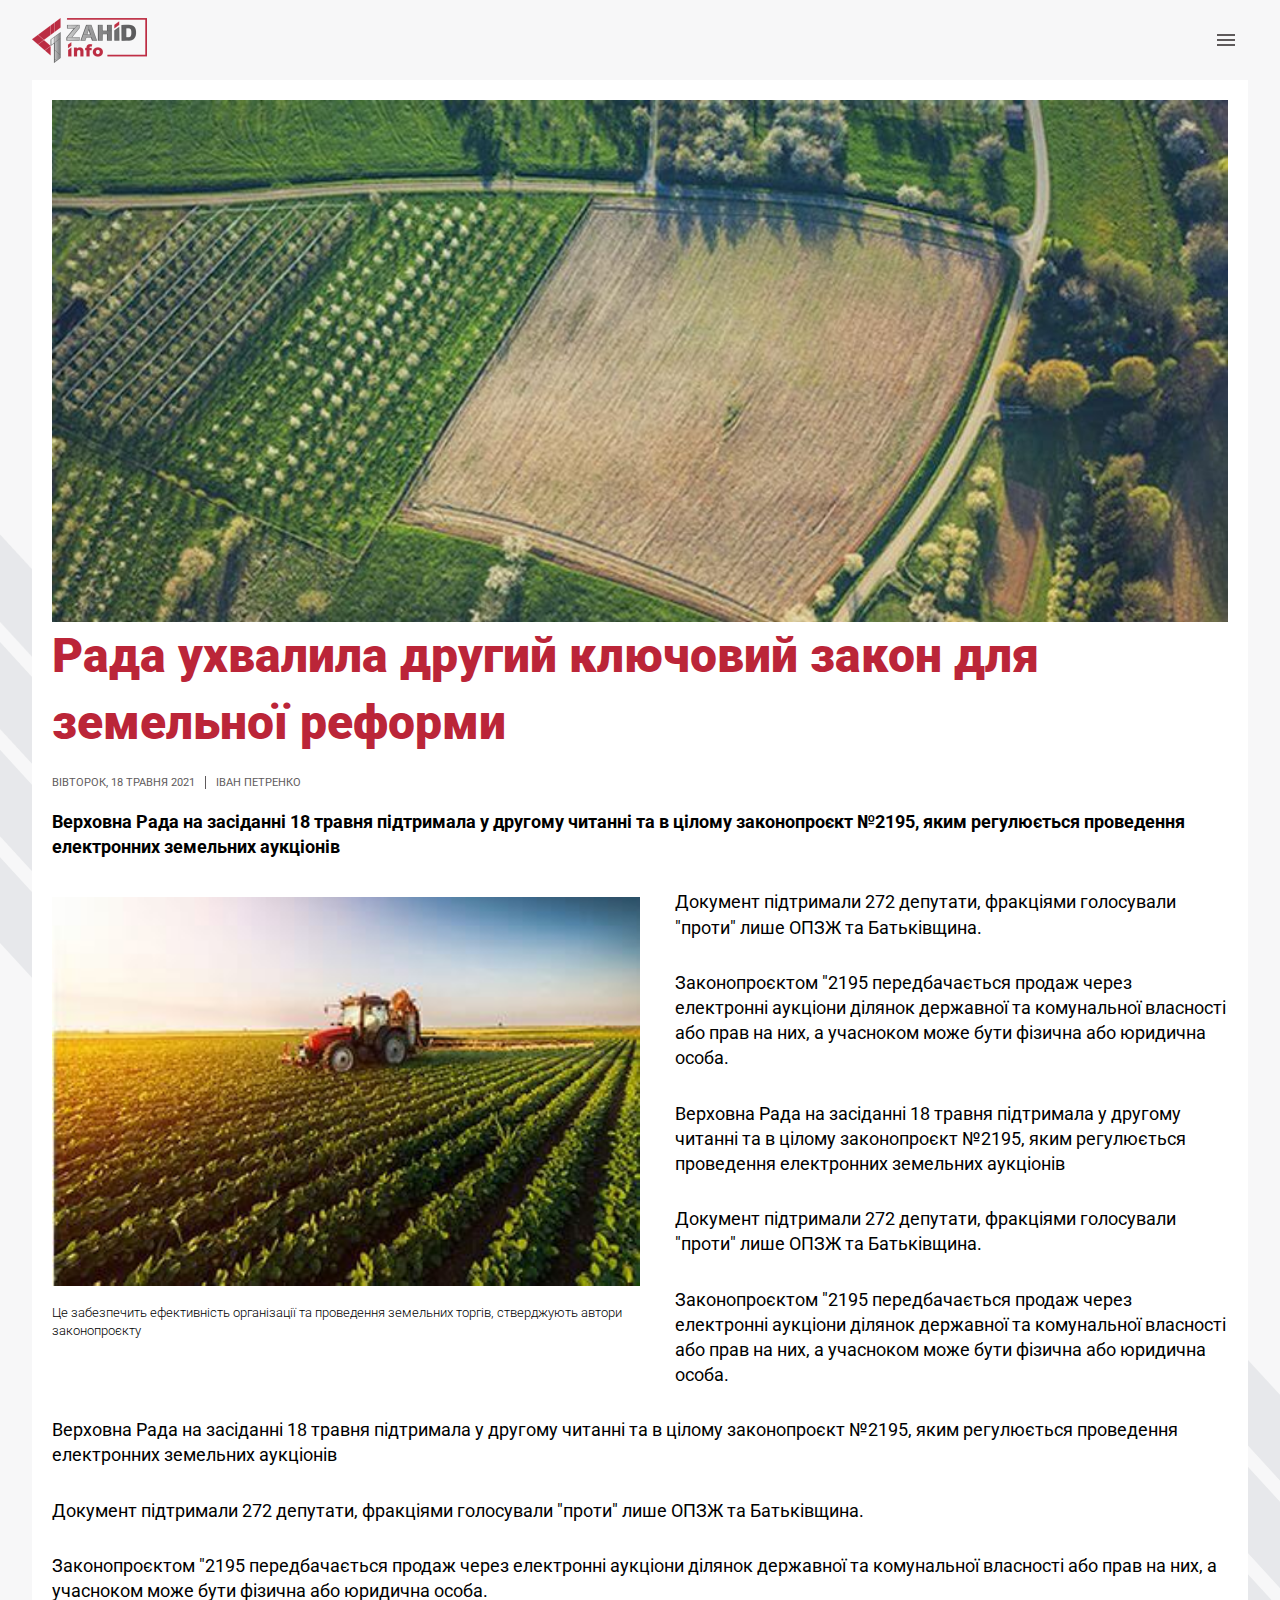
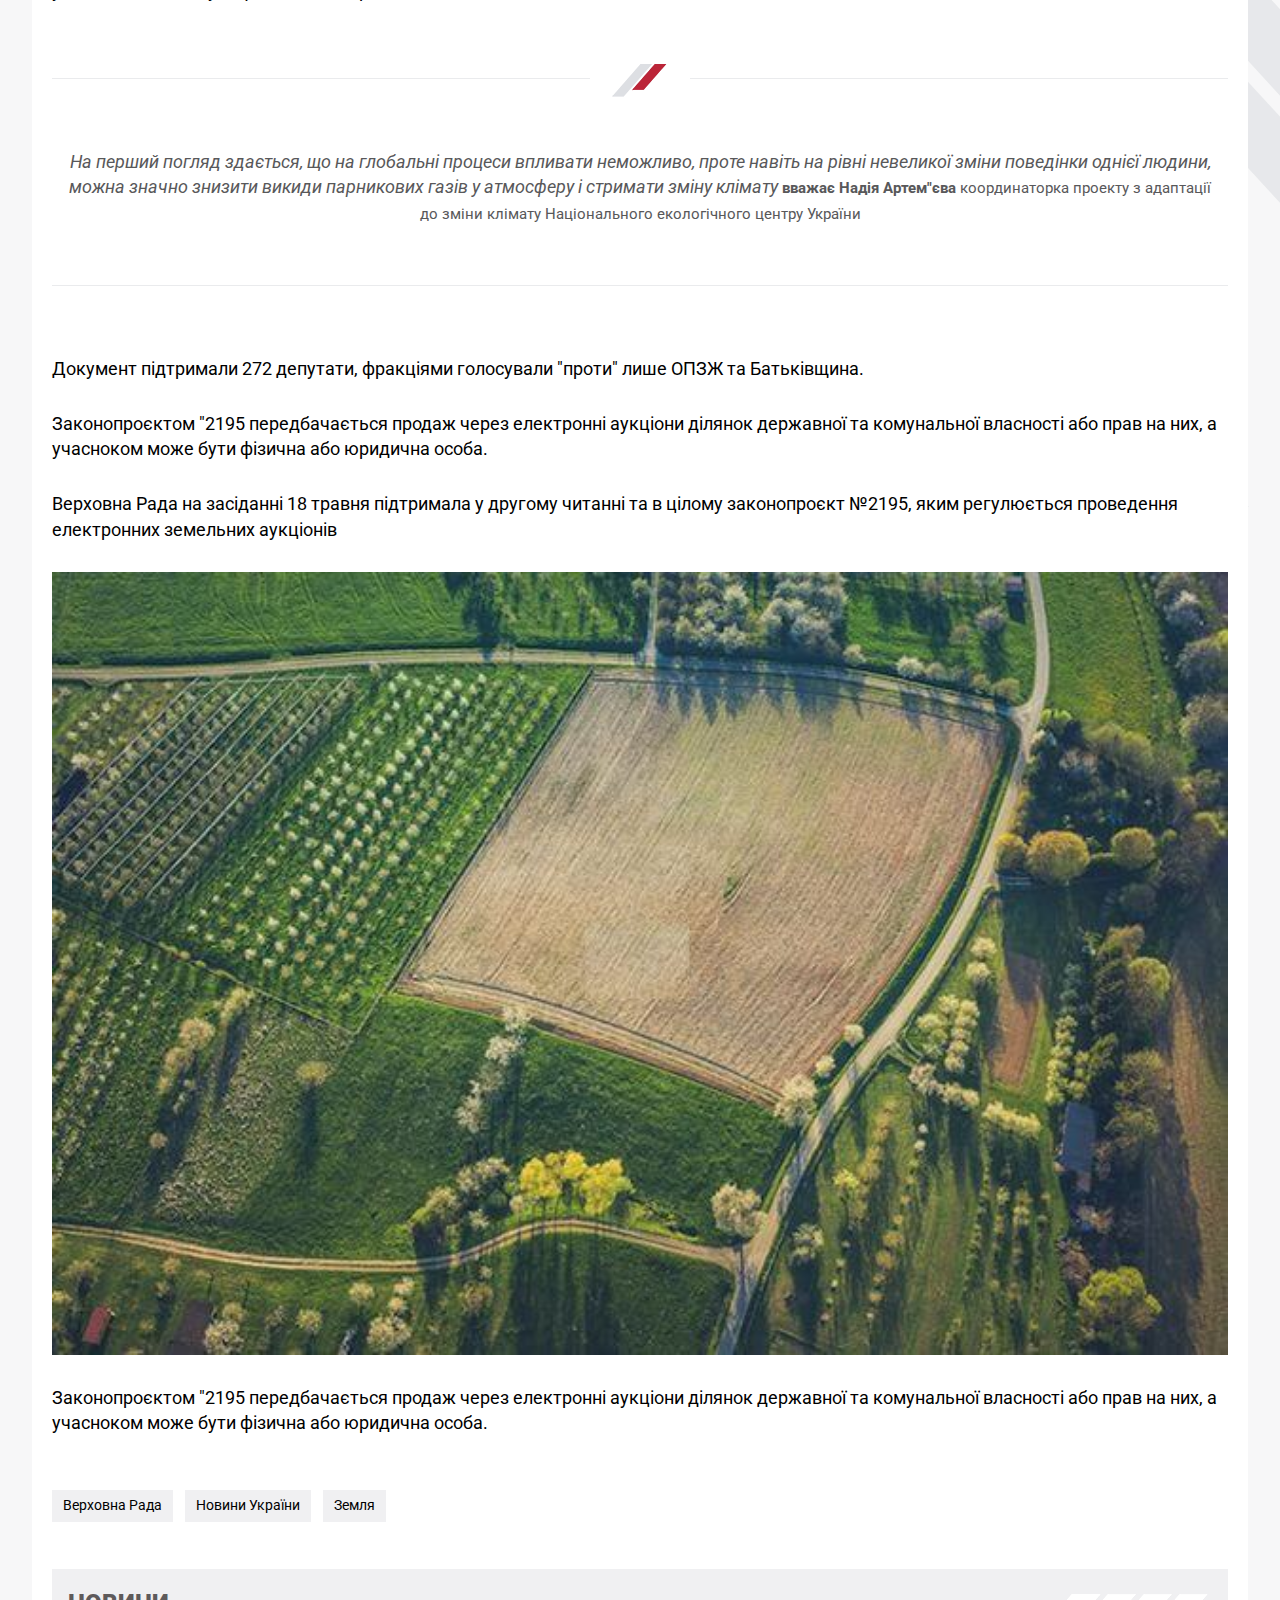
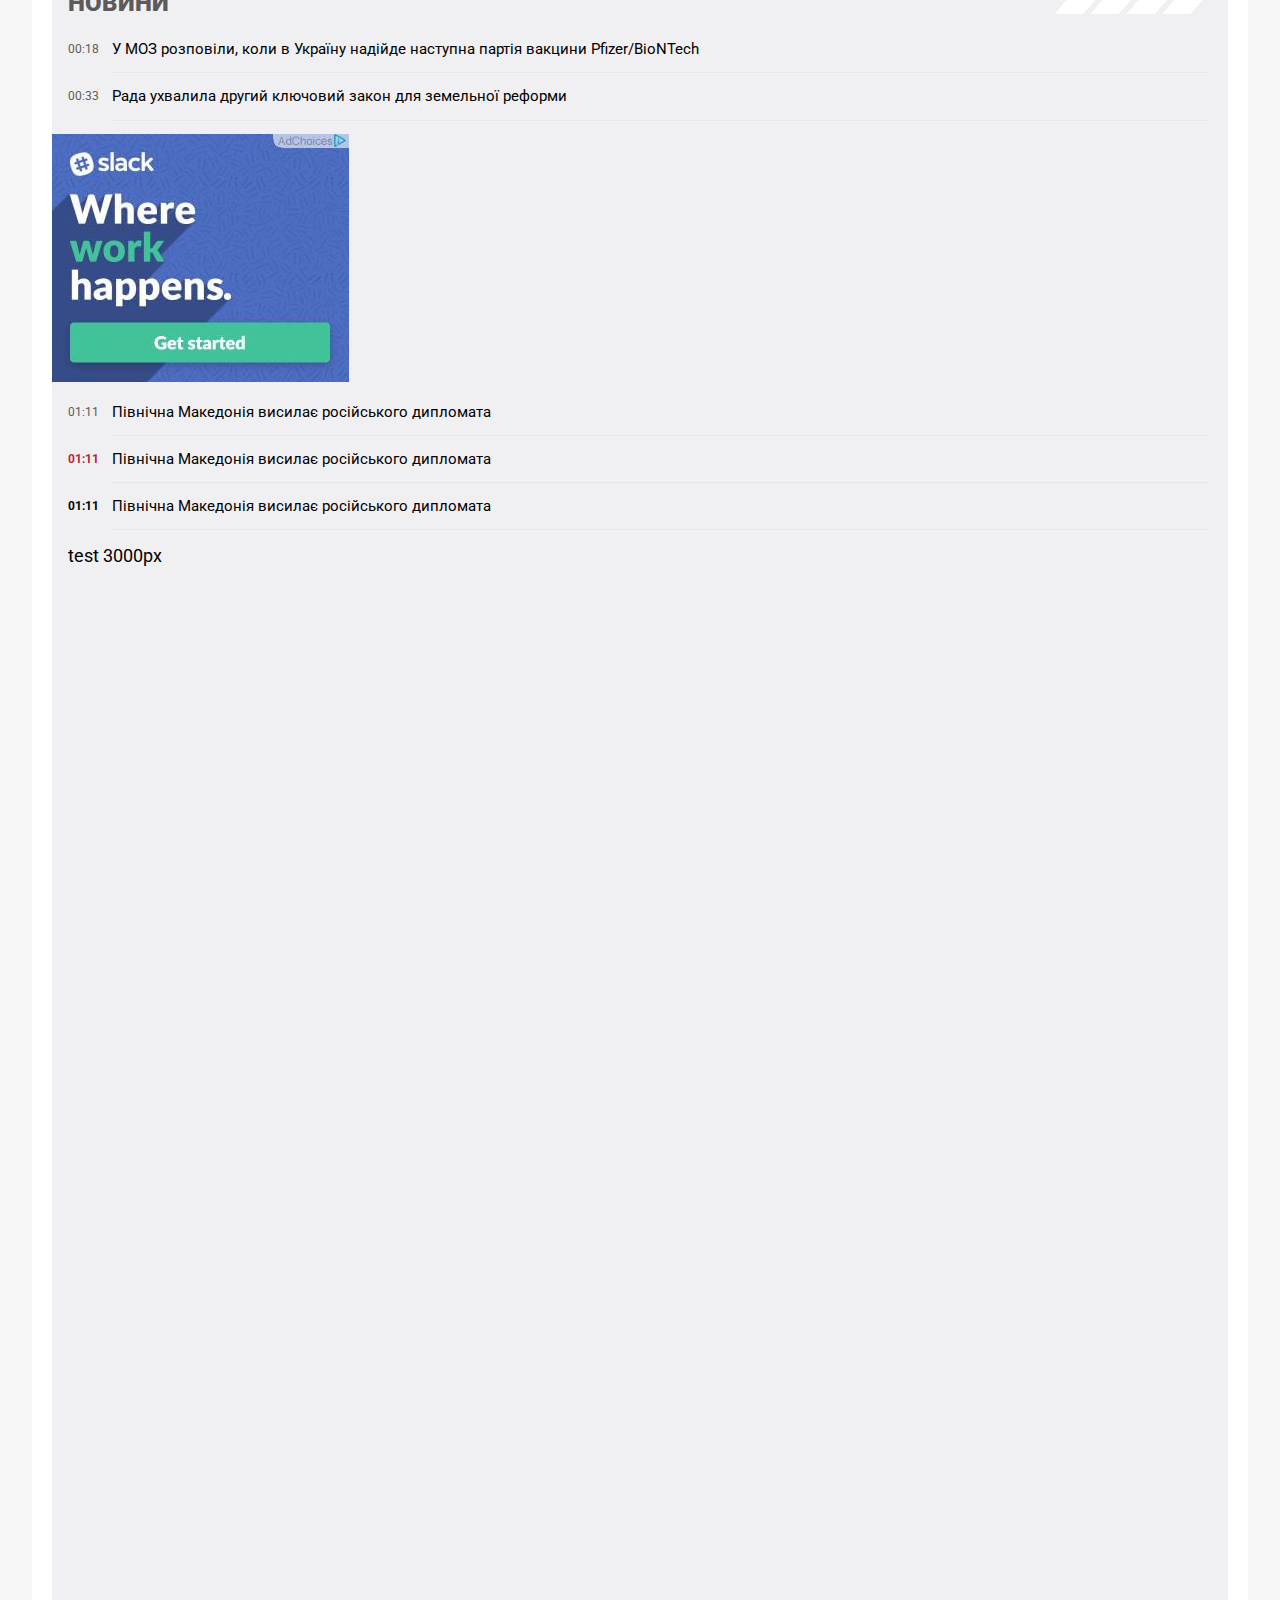
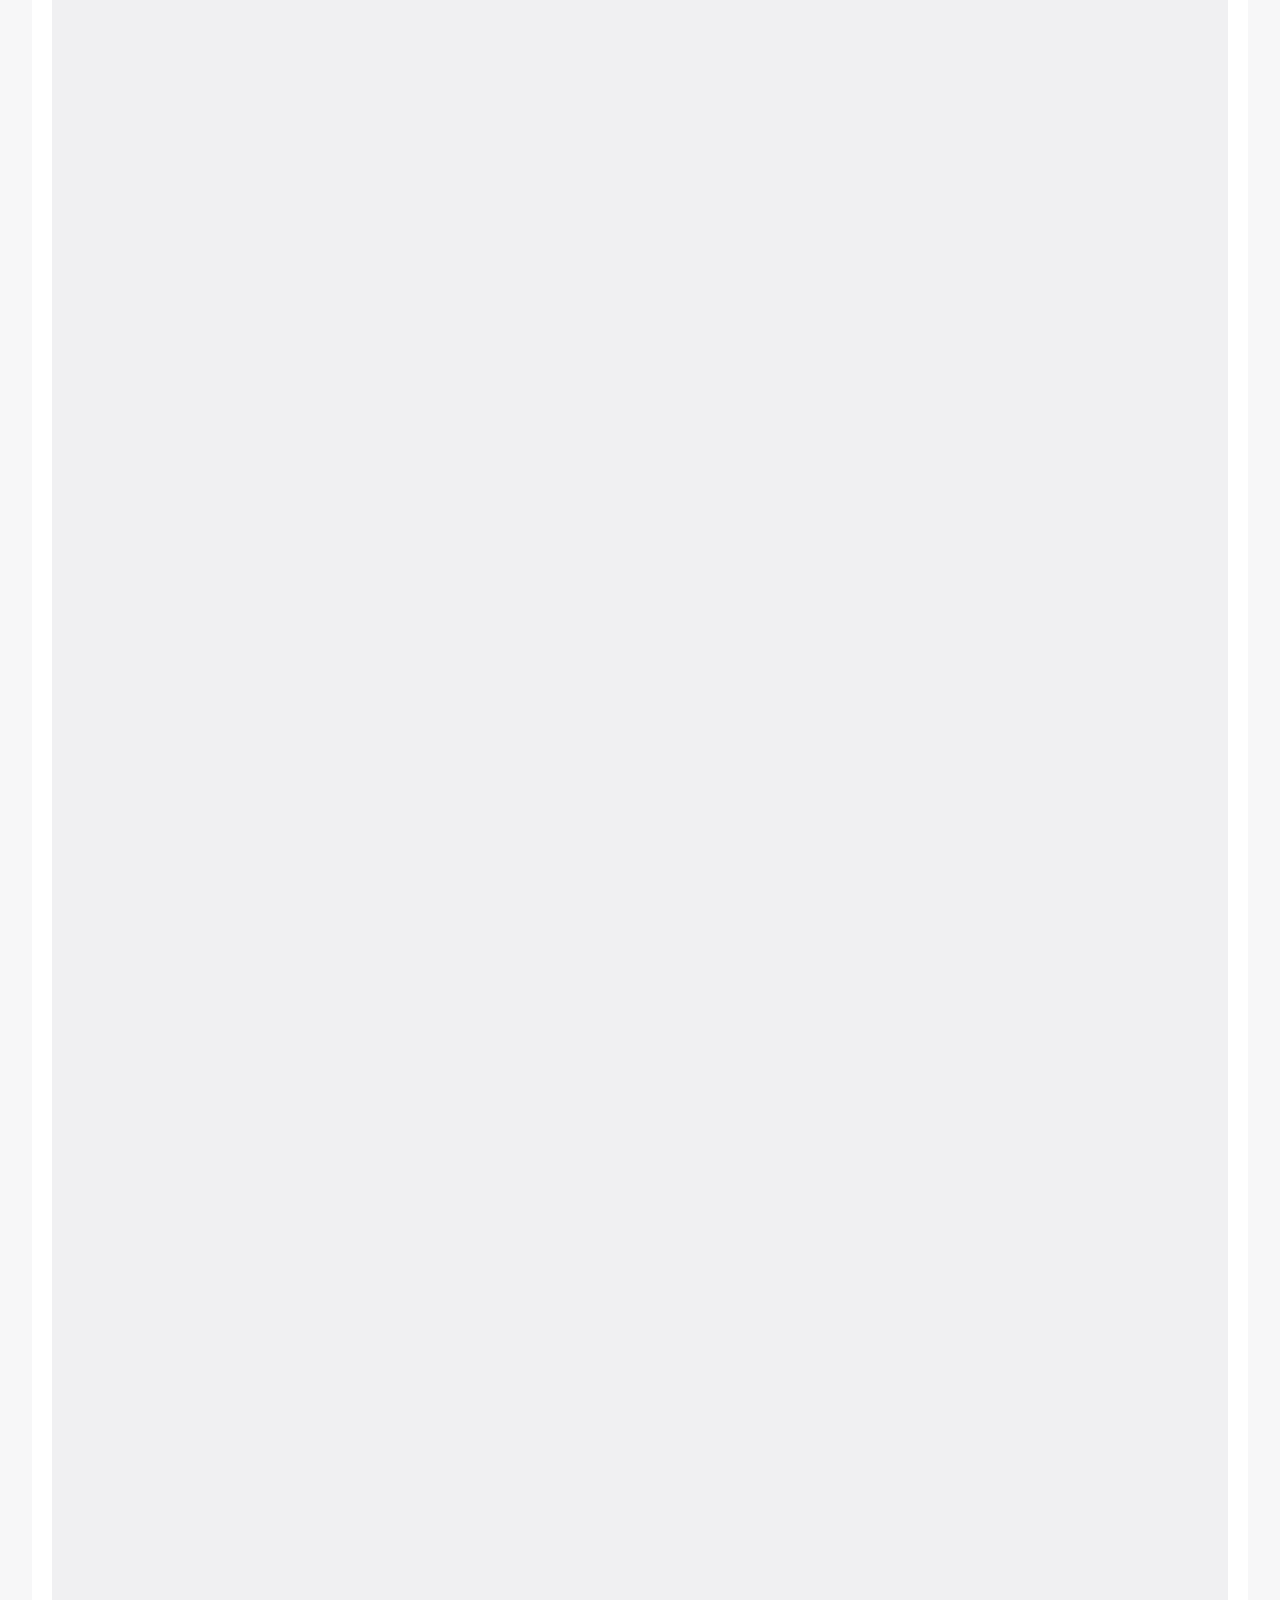
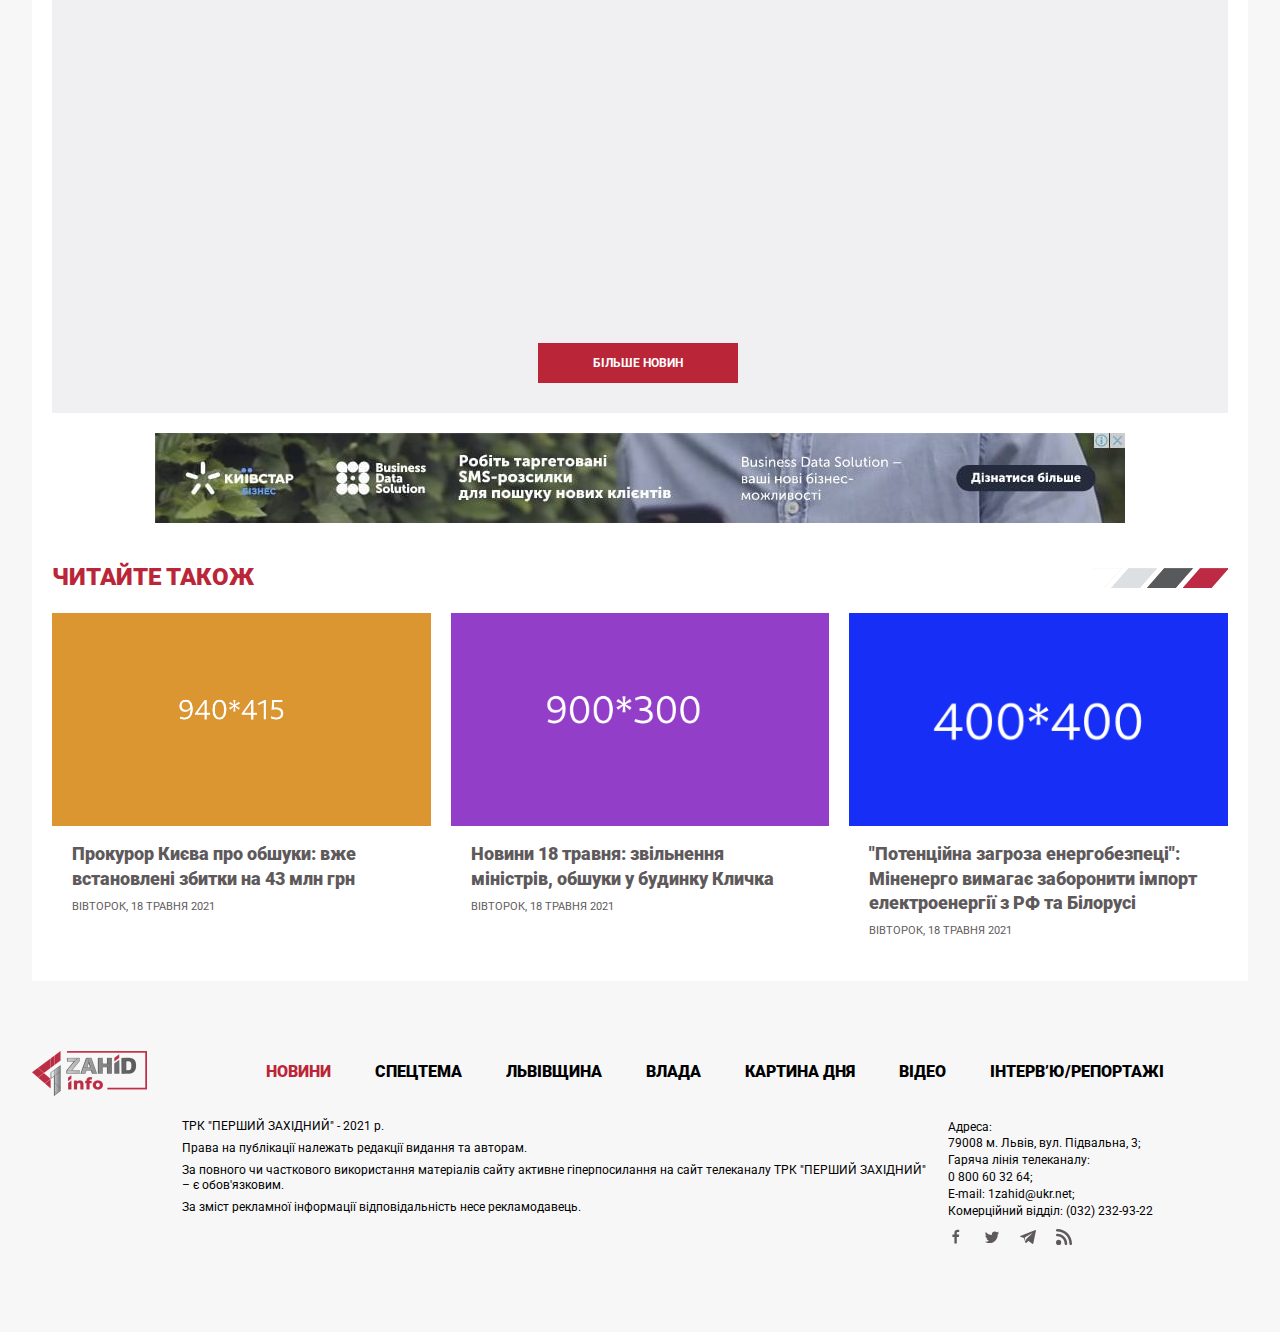
<file: page.html>
<!DOCTYPE html>
<html lang="uk">
<head>
    <meta charset="UTF-8">
    <meta http-equiv="X-UA-Compatible" content="IE=edge">
    <meta name="viewport" content="width=device-width, initial-scale=1.0">
    <title>page :: Перший західний</title>
    <link rel="stylesheet" href="css/styles.css">

    <link rel="apple-touch-icon" sizes="57x57" href="favicons/apple-icon-57x57.png">
    <link rel="apple-touch-icon" sizes="60x60" href="favicons/apple-icon-60x60.png">
    <link rel="apple-touch-icon" sizes="72x72" href="favicons/apple-icon-72x72.png">
    <link rel="apple-touch-icon" sizes="76x76" href="favicons/apple-icon-76x76.png">
    <link rel="apple-touch-icon" sizes="114x114" href="favicons/apple-icon-114x114.png">
    <link rel="apple-touch-icon" sizes="120x120" href="favicons/apple-icon-120x120.png">
    <link rel="apple-touch-icon" sizes="144x144" href="favicons/apple-icon-144x144.png">
    <link rel="apple-touch-icon" sizes="152x152" href="favicons/apple-icon-152x152.png">
    <link rel="apple-touch-icon" sizes="180x180" href="favicons/apple-icon-180x180.png">
    <link rel="icon" type="image/png" sizes="192x192"  href="favicons/android-icon-192x192.png">
    <link rel="icon" type="image/png" sizes="32x32" href="favicons/favicon-32x32.png">
    <link rel="icon" type="image/png" sizes="96x96" href="favicons/favicon-96x96.png">
    <link rel="icon" type="image/png" sizes="16x16" href="favicons/favicon-16x16.png">
    <link rel="manifest" href="favicons/manifest.json">
    <meta name="msapplication-TileColor" content="#ffffff">
    <meta name="msapplication-TileImage" content="favicons/ms-icon-144x144.png">
    <meta name="theme-color" content="#ffffff">

</head>
<body>

    <div id="body">

        <div class="wrapper wrapper-background">
            
            <header id="header">
                <a href="/" id="logo" class="logo" title="Перший західний"></a>

                <div id="header-content">
                    <div id="wheater">
                        <picture>
                            <img src="temp/sun.png" alt="">
                        </picture>
                        <small>Львів</small>
                    </div>

                    <span class="social">
                        <a href="//www.youtube.com/channel/UCGVbKMWygms_c1mOj1uTZUA" class="youtube"></a>
                        <a href="//www.instagram.com/1zahidtv/" class="instagram"></a>
                        <a href="//www.facebook.com/1zahidTV/" class="facebook" title="facebook"></a>
                        <a href="//t.me//persyjzahid" class="telegram" title="telegram"></a>
                        <a href="/rss/export.xml" class="rss" title="rss"></a>
                    </span>

                    <hr>

                    <a href="/" title="" id="zahid-1">
                        <picture>
                            <img src="images/zahid-1.png" alt="">
                        </picture>
                    </a>

                    <a href="/" title="" id="radio-1">
                        <picture>
                            <img src="images/radio-1.png" alt="">
                        </picture>
                    </a>

                    <nav class="nav">
                        <ul>
                            <li><a href="" class="active">Новини</a></li>
                            <li><a href="/" title="">Спецтема</a></li>
                            <li><a href="/" title="">Львівщина</a></li>
                            <li><a href="/" title="">Влада</a></li>
                            <li><a href="/" title="">Картина дня</a></li>
                            <li><a href="/" title="">Відео</a></li>
                            <li><a href="/" title="">Інтерв’ю/репортажі</a></li>
                        </ul>
                    </nav>

                    <span id="search-button"></span>

                    <div id="search">
                        <form action="">
                            <input type="search" placeholder="search">
                            <input type="submit" value="send">
                        </form>
                    </div>
                </div>

                <div id="nav-button"></div>

            </header>

            <div id="page">

                <picture>
                    <img src="temp/block-single.jpg" alt="">
                </picture>

                <header>
                    <h1 class="title-48 red">
                        Рада ухвалила другий ключовий закон для земельної реформи
                    </h1>

                    <div class="meta">
                        <time>Вівторок, 18 Травня 2021</time>
                        <span>Іван Петренко</span>
                    </div>

                    <p><strong> Верховна Рада на засіданні 18 травня підтримала у другому читанні та в цілому законопроєкт №2195, яким регулюється проведення електронних земельних аукціонів</strong></p>
                </header>

                <main>

                    <!-- тег "фігур" юзати тільки тоді, коли потрібне обтікання -->
                    <figure>
                        <picture>
                            <img src="temp/02.jpg" alt="">
                        </picture>
                        <figcaption>
                            Це забезпечить ефективність організації та проведення земельних торгів, стверджують автори законопроєкту
                        </figcaption>
                    </figure>

                    <p>Документ підтримали 272 депутати, фракціями голосували "проти" лише ОПЗЖ та Батьківщина.</p>

                    <p>Законопроєктом "2195 передбачається продаж через електронні аукціони ділянок державної та комунальної власності або прав на них, а учасноком може бути фізична або юридична особа.</p>

                    <p>Верховна Рада на засіданні 18 травня підтримала у другому читанні та в цілому законопроєкт №2195, яким регулюється проведення електронних земельних аукціонів</p>

                    <p>Документ підтримали 272 депутати, фракціями голосували "проти" лише ОПЗЖ та Батьківщина.</p>

                    <p>Законопроєктом "2195 передбачається продаж через електронні аукціони ділянок державної та комунальної власності або прав на них, а учасноком може бути фізична або юридична особа.</p>

                    <p>Верховна Рада на засіданні 18 травня підтримала у другому читанні та в цілому законопроєкт №2195, яким регулюється проведення електронних земельних аукціонів</p>

                    <p>Документ підтримали 272 депутати, фракціями голосували "проти" лише ОПЗЖ та Батьківщина.</p>

                    <p>Законопроєктом "2195 передбачається продаж через електронні аукціони ділянок державної та комунальної власності або прав на них, а учасноком може бути фізична або юридична особа.</p>

                    <blockquote>
                        <p>На перший погляд здається, що на глобальні процеси впливати неможливо, проте навіть на рівні невеликої зміни поведінки однієї людини, можна значно знизити викиди парникових газів у атмосферу і стримати зміну клімату <strong>вважає Надія Артем"єва</strong> <em>координаторка проекту з адаптації до зміни клімату Національного екологічного центру України</em></p>
                    </blockquote>

                    <p>Документ підтримали 272 депутати, фракціями голосували "проти" лише ОПЗЖ та Батьківщина.</p>

                    <p>Законопроєктом "2195 передбачається продаж через електронні аукціони ділянок державної та комунальної власності або прав на них, а учасноком може бути фізична або юридична особа.</p>

                    <p>Верховна Рада на засіданні 18 травня підтримала у другому читанні та в цілому законопроєкт №2195, яким регулюється проведення електронних земельних аукціонів</p>

                    <p class="video">
                        <a href="">
                            <picture>
                                <img src="temp/video-2.jpg" alt="">
                            </picture>
                        </a>
                    </p>

                    <p>Законопроєктом "2195 передбачається продаж через електронні аукціони ділянок державної та комунальної власності або прав на них, а учасноком може бути фізична або юридична особа.</p>

                    <div class="tags">
                        <a href="">Верховна Рада</a><a href="">Новини України</a><a href="">Земля</a>
                    </div>

                </main>

                <aside class="aside inner-heading">
                    <div class="heading bg-white">
                        Новини
                    </div>

                    <article>
                        <time>00:18</time>
                        <h3 class="title-15"><a href="/" title="">У МОЗ розповіли, коли в Україну надійде наступна партія вакцини Pfizer/BioNTech</a></h3>
                    </article>

                    <article>
                        <time>00:33</time>
                        <h3 class="title-15"><a href="/" title="">Рада ухвалила другий ключовий закон для земельної реформи</a></h3>
                    </article>

                    <a href="" class="reklama">
                        <img src="temp/reklama-adverty.jpg" alt="">
                    </a>

                    <article>
                        <time>01:11</time>
                        <h3 class="title-15"><a href="/" title="">Північна Македонія висилає російського дипломата</a></h3>
                    </article>

                    <article class="red">
                        <time>01:11</time>
                        <h3 class="title-15"><a href="/" title="">Північна Македонія висилає російського дипломата</a></h3>
                    </article>

                    <article class="black">
                        <time>01:11</time>
                        <h3 class="title-15"><a href="/" title="">Північна Македонія висилає російського дипломата</a></h3>
                    </article>

                    <article style="height: 3000px">
                      test 3000px
                    </article>

                    <!-- притиснено до низу і по центру -->
                    <a href="" class="button center bottom">
                        Більше новин
                    </a>
                </aside>

                <div id="page-add">

                    <div style="margin: 20px 0; text-align: center;">
                        <a href="/" title=""><img src="temp/banner.jpg" alt=""></a>
                    </div>

                    <div class="heading bg-colored red">
                        Читайте також
                    </div>

                    <div class="block-3">
                        <article>
                            <div class="picture">
                                <picture>
                                    <img src="temp/940-415.png" alt="">
                                </picture>
                            </div>

                            <div class="desc">
                                <h1 class="title-18">
                                    <a href="/" title="">Прокурор Києва про обшуки: вже встановлені збитки на 43 млн грн</a>
                                </h1>
                                <time>Вівторок, 18 Травня 2021</time>
                            </div>
                        </article>

                        <article>
                            <div class="picture">
                                <picture>
                                    <img src="temp/900-300.png" alt="">
                                </picture>
                            </div>

                            <div class="desc">
                                <h1 class="title-18">
                                    <a href="/" title="">Новини 18 травня: звільнення міністрів, обшуки у будинку Кличка</a>
                                </h1>
                                <time>Вівторок, 18 Травня 2021</time>
                            </div>
                        </article>

                        <article>
                            <div class="picture">
                                <picture>
                                    <img src="temp/400-400.png" alt="">
                                </picture>
                            </div>

                            <div class="desc">
                                <h1 class="title-18">
                                    <a href="/" title="">"Потенційна загроза енергобезпеці": Міненерго вимагає заборонити імпорт  електроенергії з РФ та Білорусі</a>
                                </h1>
                                <time>Вівторок, 18 Травня 2021</time>
                            </div>
                        </article>
                    </div>

                </div>

            </div>
            <!-- #page -->

        </div>
        <!-- wrapper wrapper-background -->

    </div>
    <!-- #body -->

    <footer id="footer">
        <div class="wrapper">

            <a href="/" class="logo" title="site name"></a>

            <nav class="nav">
                <ul>
                    <li><a href="" class="active">Новини</a></li>
                    <li><a href="/" title="">Спецтема</a></li>
                    <li><a href="/" title="">Львівщина</a></li>
                    <li><a href="/" title="">Влада</a></li>
                    <li><a href="/" title="">Картина дня</a></li>
                    <li><a href="/" title="">Відео</a></li>
                    <li><a href="/" title="">Інтерв’ю/репортажі</a></li>
                </ul>
            </nav>

            <div id="copy">
                <p>ТРК "ПЕРШИЙ ЗАХІДНИЙ" - 2021 р.</p>
                <p>Права на публікації належать редакції видання та авторам.</p>
                <p>За повного чи часткового використання матеріалів сайту активне гіперпосилання на сайт телеканалу ТРК "ПЕРШИЙ ЗАХІДНИЙ" – є обов'язковим.</p>
                <p>За зміст рекламної інформації відповідальність несе рекламодавець.</p>
            </div>

            <div id="address">
                <p>
                    Адреса: <br>
                    79008 м. Львів, вул. Підвальна, 3;<br>
                    Гаряча лінія телеканалу:<br>
                    0 800 60 32 64;<br>
                    E-mail: 1zahid@ukr.net;<br>
                    Комерційний відділ: (032) 232-93-22
                </p>
                <span class="social">
                    <a href="" class="facebook"></a>
                    <a href="" class="twitter"></a>
                    <a href="" class="telegram"></a>
                    <a href="" class="rss"></a>
                </span>
            </div>

        </div>
    </footer>

    <script src="js/init.js"></script>
</body>
</html>
</file>
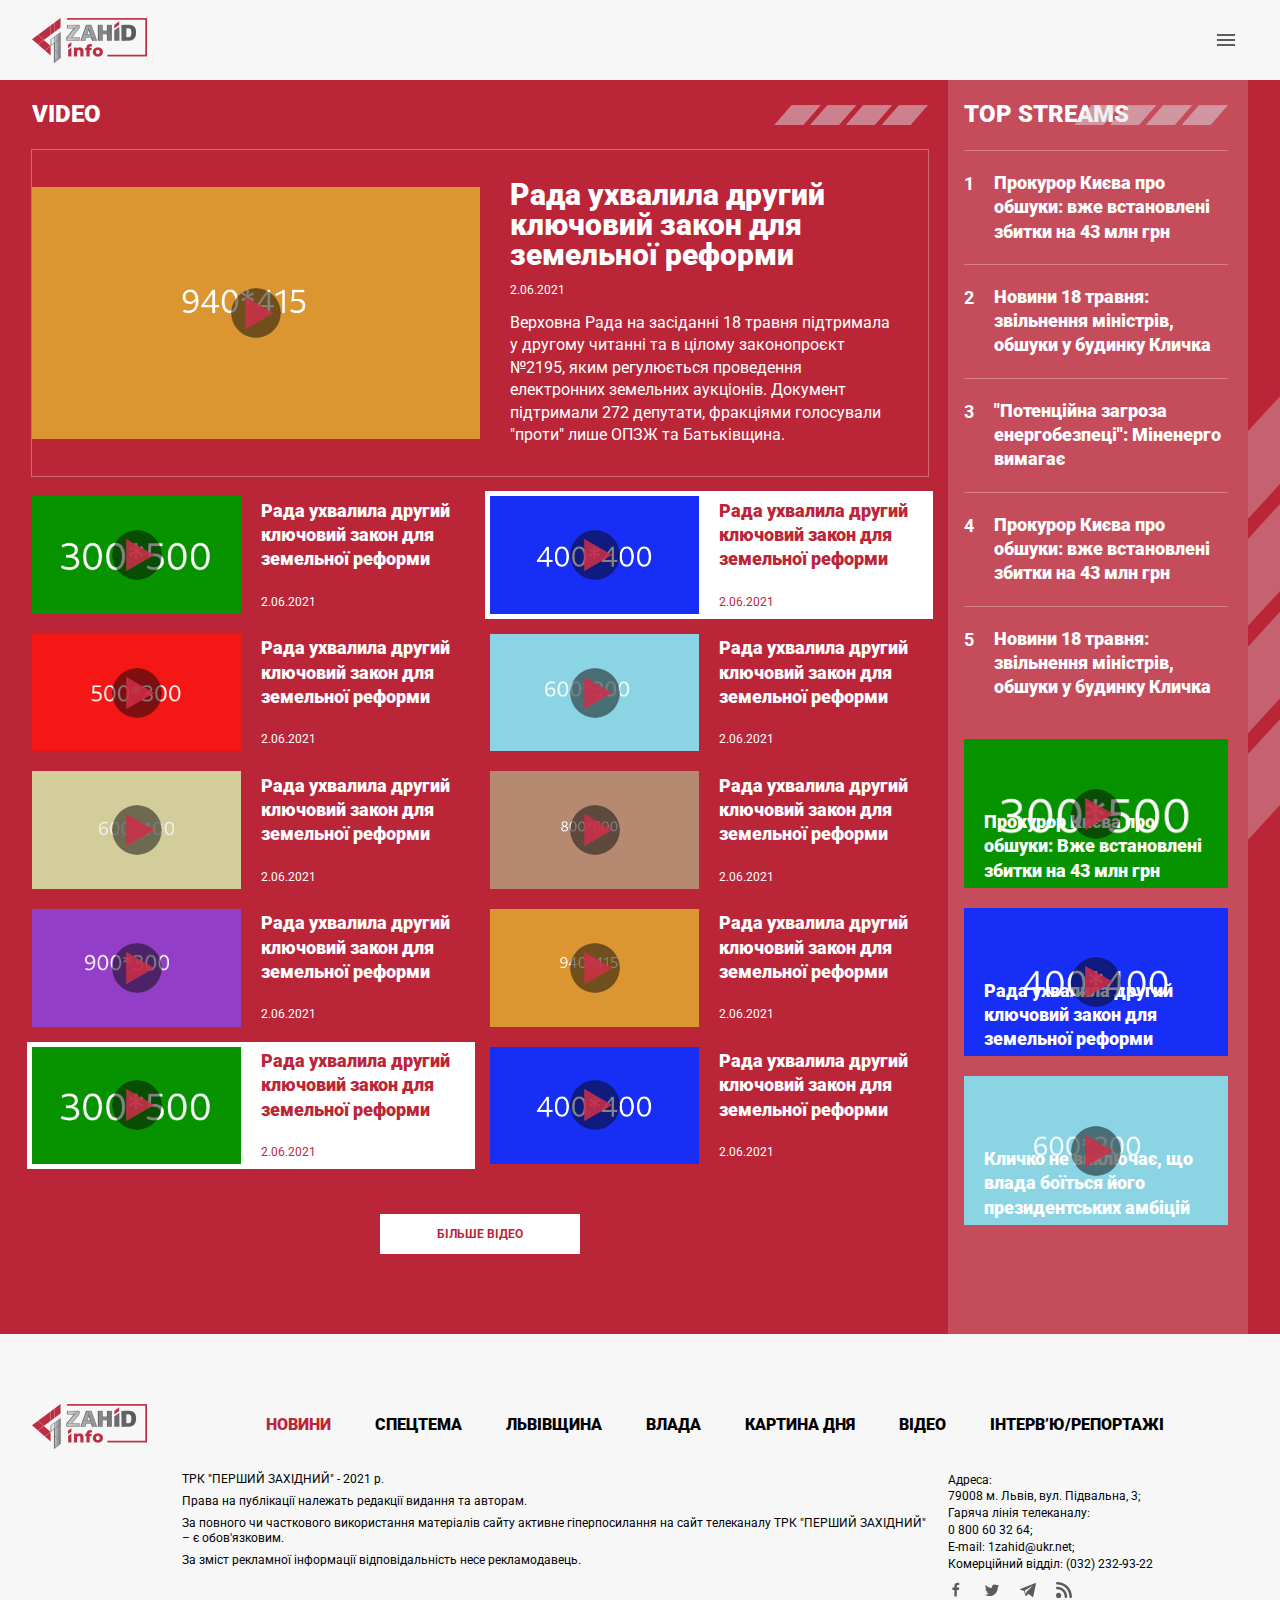
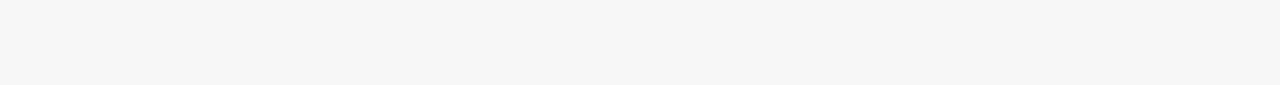
<file: video.html>
<!DOCTYPE html>
<html lang="uk">
    <head>
        <meta charset="UTF-8">
        <meta http-equiv="X-UA-Compatible" content="IE=edge">
        <meta name="viewport" content="width=device-width, initial-scale=1.0">
        <title>video :: Перший західний</title>
        <link rel="stylesheet" href="css/styles.css">

        <link rel="apple-touch-icon" sizes="57x57" href="favicons/apple-icon-57x57.png">
        <link rel="apple-touch-icon" sizes="60x60" href="favicons/apple-icon-60x60.png">
        <link rel="apple-touch-icon" sizes="72x72" href="favicons/apple-icon-72x72.png">
        <link rel="apple-touch-icon" sizes="76x76" href="favicons/apple-icon-76x76.png">
        <link rel="apple-touch-icon" sizes="114x114" href="favicons/apple-icon-114x114.png">
        <link rel="apple-touch-icon" sizes="120x120" href="favicons/apple-icon-120x120.png">
        <link rel="apple-touch-icon" sizes="144x144" href="favicons/apple-icon-144x144.png">
        <link rel="apple-touch-icon" sizes="152x152" href="favicons/apple-icon-152x152.png">
        <link rel="apple-touch-icon" sizes="180x180" href="favicons/apple-icon-180x180.png">
        <link rel="icon" type="image/png" sizes="192x192"  href="favicons/android-icon-192x192.png">
        <link rel="icon" type="image/png" sizes="32x32" href="favicons/favicon-32x32.png">
        <link rel="icon" type="image/png" sizes="96x96" href="favicons/favicon-96x96.png">
        <link rel="icon" type="image/png" sizes="16x16" href="favicons/favicon-16x16.png">
        <link rel="manifest" href="favicons/manifest.json">
        <meta name="msapplication-TileColor" content="#ffffff">
        <meta name="msapplication-TileImage" content="favicons/ms-icon-144x144.png">
        <meta name="theme-color" content="#ffffff">

    </head>
<body>

    <div id="body">

        <div class="wrapper">
            <header id="header">
                <a href="/" id="logo" class="logo" title="Перший західний"></a>

                <div id="header-content">
                    <div id="header-content-top">
                        <div id="wheater">
                            <picture>
                                <img src="temp/sun.png" alt="">
                            </picture>
                            <small>Львів</small>
                        </div>

                        <a href="/" title="">
                            <picture>
                                <img src="images/zahid-1.png" alt="">
                            </picture>
                        </a>

                        <a href="/" title="">
                            <picture>
                                <img src="images/radio-1.png" alt="">
                            </picture>
                        </a>

                    </div>
                    <div id="header-content-bottom">
                        <nav class="nav">
                            <ul>
                                <li><a href="" class="active">Новини</a></li>
                                <li><a href="/" title="">Спецтема</a></li>
                                <li><a href="/" title="">Львівщина</a></li>
                                <li><a href="/" title="">Влада</a></li>
                                <li><a href="/" title="">Картина дня</a></li>
                                <li><a href="/" title="">Відео</a></li>
                                <li><a href="/" title="">Інтерв’ю/репортажі</a></li>
                            </ul>
                        </nav>

                        <div id="search">
                            <form action="">
                                <input type="search" placeholder="search">
                                <input type="submit" value="send">
                            </form>
                        </div>

                        <span id="search-button"></span>

                        <span class="social">
                            <a href="" class="facebook"></a>
                            <a href="" class="twitter"></a>
                            <a href="" class="telegram"></a>
                            <a href="" class="rss"></a>
                        </span>
                    </div>
                </div>

                <div id="nav-button"></div>

            </header>

        </div>
        <!-- wrapper -->

        <div id="video">
            <div class="wrapper wrapper-background reverse">
                <div class="content reverse">
                    <div class="main">
                        <div class="heading white bg-gray">
                            video
                        </div>

                        <div class="video-single">
                            <a href="/" title="Рада ухвалила другий ключовий закон для земельної реформи">
                                <div class="picture video-mark">
                                    <picture>
                                        <img src="temp/940-415.png" alt="">
                                    </picture>
                                </div>
                            </a>

                            <div class="video-single-content">
                                <div class="title-30 white">
                                    <a href="/" title="Рада ухвалила другий ключовий закон для земельної реформи">Рада ухвалила другий ключовий закон для земельної реформи</a>
                                </div>

                                <time>2.06.2021</time>

                                <p>Верховна Рада на засіданні 18 травня підтримала у другому читанні та в цілому законопроєкт №2195, яким регулюється проведення електронних земельних аукціонів. Документ підтримали 272 депутати, фракціями голосували "проти" лише ОПЗЖ та Батьківщина.</p>
                            </div>
                            <!-- .video-single-content -->
                        </div>

                        <div class="videos">

                            <article>
                                <a href="/" title="">
                                    <span class="picture video-mark">
                                        <picture>
                                            <img src="temp/300-500.png" alt="">
                                        </picture>
                                    </span>
                                </a>

                                <div class="video-content">
                                    <div class="title-18 white">
                                        <a href="" title="">
                                            Рада ухвалила другий ключовий закон для земельної реформи
                                        </a>
                                    </div>
                                    <time>2.06.2021</time>
                                </div>
                            </article>

                            <article class="active">
                                <a href="/" title="">
                                    <span class="picture video-mark">
                                        <picture>
                                            <img src="temp/400-400.png" alt="">
                                        </picture>
                                    </span>
                                </a>

                                <div class="video-content">
                                    <div class="title-18 red">
                                        <a href="" title="">
                                            Рада ухвалила другий ключовий закон для земельної реформи
                                        </a>
                                    </div>
                                    <time>2.06.2021</time>
                                </div>
                            </article>

                            <article>
                                <a href="/" title="">
                                    <span class="picture video-mark">
                                        <picture>
                                            <img src="temp/500-300.png" alt="">
                                        </picture>
                                    </span>
                                </a>

                                <div class="video-content">
                                    <div class="title-18 white">
                                        <a href="" title="">
                                            Рада ухвалила другий ключовий закон для земельної реформи
                                        </a>
                                    </div>
                                    <time>2.06.2021</time>
                                </div>
                            </article>

                            <article>
                                <a href="/" title="">
                                    <span class="picture video-mark">
                                        <picture>
                                            <img src="temp/600-300.png" alt="">
                                        </picture>
                                    </span>
                                </a>

                                <div class="video-content">
                                    <div class="title-18 white">
                                        <a href="" title="">
                                            Рада ухвалила другий ключовий закон для земельної реформи
                                        </a>
                                    </div>
                                    <time>2.06.2021</time>
                                </div>
                            </article>

                            <article>
                                <a href="/" title="">
                                    <span class="picture video-mark">
                                        <picture>
                                            <img src="temp/600-400.png" alt="">
                                        </picture>
                                    </span>
                                </a>

                                <div class="video-content">
                                    <div class="title-18 white">
                                        <a href="" title="">
                                            Рада ухвалила другий ключовий закон для земельної реформи
                                        </a>
                                    </div>
                                    <time>2.06.2021</time>
                                </div>
                            </article>

                            <article>
                                <a href="/" title="">
                                    <span class="picture video-mark">
                                        <picture>
                                            <img src="temp/800-600.png" alt="">
                                        </picture>
                                    </span>
                                </a>

                                <div class="video-content">
                                    <div class="title-18 white">
                                        <a href="" title="">
                                            Рада ухвалила другий ключовий закон для земельної реформи
                                        </a>
                                    </div>
                                    <time>2.06.2021</time>
                                </div>
                            </article>

                            <article>
                                <a href="/" title="">
                                    <span class="picture video-mark">
                                        <picture>
                                            <img src="temp/900-300.png" alt="">
                                        </picture>
                                    </span>
                                </a>

                                <div class="video-content">
                                    <div class="title-18 white">
                                        <a href="" title="">
                                            Рада ухвалила другий ключовий закон для земельної реформи
                                        </a>
                                    </div>
                                    <time>2.06.2021</time>
                                </div>
                            </article>

                            <article>
                                <a href="/" title="">
                                    <span class="picture video-mark">
                                        <picture>
                                            <img src="temp/940-415.png" alt="">
                                        </picture>
                                    </span>
                                </a>

                                <div class="video-content">
                                    <div class="title-18 white">
                                        <a href="" title="">
                                            Рада ухвалила другий ключовий закон для земельної реформи
                                        </a>
                                    </div>
                                    <time>2.06.2021</time>
                                </div>
                            </article>

                            <article class="active">
                                <a href="/" title="">
                                    <span class="picture video-mark">
                                        <picture>
                                            <img src="temp/300-500.png" alt="">
                                        </picture>
                                    </span>
                                </a>

                                <div class="video-content">
                                    <div class="title-18 red">
                                        <a href="" title="">
                                            Рада ухвалила другий ключовий закон для земельної реформи
                                        </a>
                                    </div>
                                    <time>2.06.2021</time>
                                </div>
                            </article>

                            <article>
                                <a href="/" title="">
                                    <span class="picture video-mark">
                                        <picture>
                                            <img src="temp/400-400.png" alt="">
                                        </picture>
                                    </span>
                                </a>

                                <div class="video-content">
                                    <div class="title-18 white">
                                        <a href="" title="">
                                            Рада ухвалила другий ключовий закон для земельної реформи
                                        </a>
                                    </div>
                                    <time>2.06.2021</time>
                                </div>
                            </article>

                            <div class="button-inner">
                                <a href="" class="button center top">
                                    Більше відео
                                </a>
                            </div>
                        </div>


                    </div>
                    <aside class="sidebar aside red">
                        <div class="heading white bg-gray">
                            top streams
                        </div>

                        <div class="streams">
                            <article>
                                <strong>1</strong>
                                <div class="title-18 white">
                                    <a href="">Прокурор Києва про обшуки: вже встановлені збитки на 43 млн грн</a>
                                </div>
                            </article>
                            <article>
                                <strong>2</strong>
                                <div class="title-18 white">
                                    <a href="">Новини 18 травня: звільнення міністрів, обшуки у будинку Кличка</a>
                                </div>
                            </article>
                            <article>
                                <strong>3</strong>
                                <div class="title-18 white">
                                    <a href="">"Потенційна загроза енергобезпеці": Міненерго вимагає</a>
                                </div>
                            </article>
                            <article>
                                <strong>4</strong>
                                <div class="title-18 white">
                                    <a href="">Прокурор Києва про обшуки: вже встановлені збитки на 43 млн грн</a>
                                </div>
                            </article>
                            <article>
                                <strong>5</strong>
                                <div class="title-18 white">
                                    <a href="">Новини 18 травня: звільнення міністрів, обшуки у будинку Кличка</a>
                                </div>
                            </article>
                        </div>
                        <!-- .streams -->

                        <div class="streams-video">

                            <a href="/" title="">
                                <div class="picture video-mark">
                                    <picture>
                                        <img src="temp/300-500.png" alt="">
                                    </picture>
                                </div>

                                <span class="title-18">Прокурор Києва про обшуки: Вже встановлені збитки на 43 млн грн</span>
                            </a>

                            <a href="/" title="">
                                <div class="picture video-mark">
                                    <picture>
                                        <img src="temp/400-400.png" alt="">
                                    </picture>
                                </div>

                                <span class="title-18">Рада ухвалила другий ключовий закон для земельної реформи </span>
                            </a>

                            <a href="/" title="">
                                <div class="picture video-mark">
                                    <picture>
                                        <img src="temp/600-300.png" alt="">
                                    </picture>
                                </div>

                                <span class="title-18">Кличко не виключає, що влада боїться його президентських амбіцій</span>
                            </a>

                        </div>
                        <!-- .streams-video -->

                    </aside>
                </div>
            </div>


        </div>
        <!-- #video -->



    </div>
    <!-- #body -->

    <footer id="footer">
        <div class="wrapper">

            <a href="/" class="logo" title="site name"></a>

            <nav class="nav">
                <ul>
                    <li><a href="" class="active">Новини</a></li>
                    <li><a href="/" title="">Спецтема</a></li>
                    <li><a href="/" title="">Львівщина</a></li>
                    <li><a href="/" title="">Влада</a></li>
                    <li><a href="/" title="">Картина дня</a></li>
                    <li><a href="/" title="">Відео</a></li>
                    <li><a href="/" title="">Інтерв’ю/репортажі</a></li>
                </ul>
            </nav>

            <div id="copy">
                <p>ТРК "ПЕРШИЙ ЗАХІДНИЙ" - 2021 р.</p>
                <p>Права на публікації належать редакції видання та авторам.</p>
                <p>За повного чи часткового використання матеріалів сайту активне гіперпосилання на сайт телеканалу ТРК "ПЕРШИЙ ЗАХІДНИЙ" – є обов'язковим.</p>
                <p>За зміст рекламної інформації відповідальність несе рекламодавець.</p>
            </div>

            <div id="address">
                <p>
                    Адреса: <br>
                    79008 м. Львів, вул. Підвальна, 3;<br>
                    Гаряча лінія телеканалу:<br>
                    0 800 60 32 64;<br>
                    E-mail: 1zahid@ukr.net;<br>
                    Комерційний відділ: (032) 232-93-22
                </p>
                <span class="social">
                    <a href="" class="facebook"></a>
                    <a href="" class="twitter"></a>
                    <a href="" class="telegram"></a>
                    <a href="" class="rss"></a>
                </span>
            </div>

        </div>
    </footer>

    <script src="js/init.js"></script>
</body>
</html>
</file>
<file: css/styles.css>
@import url('./root.css');

@import url('./wrapper.css');

@import url('./title.css');

@import url('./elements.css');

/* заголовки блоків */
@import url('./heading.css');

@import url('./header.css');

/* блок-вставка під хедером */
@import url('./vidget-hot.css');

/* блок-вставка ковід */
@import url('./vidget-covid.css');

@import url('./aside.css');

@import url('./block-single.css');

@import url('./block-3.css');

@import url('./block-2.css');

@import url('./block-1.css');

@import url('./block-4.css');

@import url('./article.css');

/* переробка article.css */
/* @import url('./post.css'); */

@import url('./page.css');

/* 3 buttons */
@import url('./share-buttons.css');

@import url('./home-video.css');

@import url('./white-black.css');

@import url('./category.css');

@import url('./video.css');

@import url('./longread.css');

@import url('./blockquote.css');

@import url('./levus-horizontal-scroll.css');

@import url('./footer.css');

@import url('./pagination.css');

/* ///////////////////////////////
на ново зроблений блок на головній
/////////////////////////////// */
@import url('./block-hot.css');

/* /////////////////////////////
3 блоки з плаваючими заголовками
///////////////////////////// */
@import url('./six-block.css');

/* архів з вголоса */
@import url('./archive.css');

/* 05-10-2021 -- спецтема */
@import url('./special.css');
</file>
<file: css/wrapper.css>
/* ////////////
основна шпальта
//////////// */
.wrapper
{
    width: 1260px;
    margin: auto;
}

@media(max-width:1300px)
{
    .wrapper
    {
        width: 95%;
    }
} 

/* //////////////////
смуги зліва та справа 
////////////////// */
.wrapper-background
{
    position: relative;

    /* закоментував для блоку відео на головній */
    /* min-height: 920px; */
}

@media(max-width:996px)
{
    .wrapper-background
    {
        min-height: 100px;
    }
}

.wrapper-background::before
{
    content: '';
    width: 312px;
    height: 749px;
    position: absolute;
    top: 230px;
    left: 0;
    transform: translateX(-312px);

    background: url('[data-uri]');
}

.wrapper-background::after
{
    content: '';
    width: 310px;
    height: 747px;
    position: absolute;
    top: 1360px;
    right: 0;
    transform: translateX(310px);

    background: url('[data-uri]');
}

@media(max-width:996px)
{
    .wrapper-background::before,
    .wrapper-background::after
    {
        display: none;
    }
}

.wrapper-background.disabled::after
{
    display: none;
}

/* //////////////////
смуги навпаки (video)
////////////////// */

.wrapper-background.reverse::before
{
    top: 12px;
    left: auto;
    right: 0;
    transform: translateX(312px) rotateY(180deg);
    opacity: .5;
    /* z-index: 1; */
}

.wrapper-background.reverse::after
{
    top: 145px;
    right: auto;
    left: 0;
    transform: translateX(-310px) rotateY(180deg);
    opacity: .5;
    /* z-index: 1; */
}

/* //////////////////////
вузька шпальта -- лонгрід
////////////////////// */
/* .wrapper-longread
{
    width: 680px;
    position: relative;
    z-index: 3;
} */
</file>
<file: css/header.css>
#header
{
    height: 130px;
    display: grid;
    grid-template-columns: 230px 1fr;
    grid-gap: 40px;
}

@media(max-width:1320px)
{
    #header
    {
        position: relative;
        display: flex;
        height: 80px;

        align-items: center;
    }
}

#nav-button
{
    display: none;
    width: 24px;
    height: 24px;
    position: absolute;
    top: calc(50% - 12px);
    right: var(--selfgap);
    cursor: pointer;

    background-image: url("data:image/svg+xml,%3Csvg xmlns='http://www.w3.org/2000/svg' viewBox='0 0 24 24' fill='%235e5a5b'%3E%3Cpath d='M0 0h24v24H0z' fill='none'/%3E%3Cpath d='M3 18h18v-2H3v2zm0-5h18v-2H3v2zm0-7v2h18V6H3z'/%3E%3C/svg%3E");

    -webkit-tap-highlight-color: rgba(0, 0, 0, 0);
}

#nav-button.active
{
    background-image: url("data:image/svg+xml,%3Csvg xmlns='http://www.w3.org/2000/svg' viewBox='0 0 24 24' fill='%235e5a5b'%3E%3Cpath d='M0 0h24v24H0z' fill='none'/%3E%3Cpath d='M19 6.41L17.59 5 12 10.59 6.41 5 5 6.41 10.59 12 5 17.59 6.41 19 12 13.41 17.59 19 19 17.59 13.41 12z'/%3E%3C/svg%3E");
}

@media(max-width:1320px)
{
    #nav-button
    {
        display: block;
    }
}

.logo
{
    background: url('[data-uri]');
    background-size: 230px 90px;
    background-repeat: no-repeat;

    display: block;
    margin: var(--gap) 0 0;
}

@media(max-width:1320px)
{
    .logo
    {
        width: 115px;
        height: 45px;
        background-size: 115px 45px;
        margin: 0;
    }
}

#header-content
{
    display: flex;
    flex-wrap: wrap;
    align-items: center;
    gap: 0 var(--gap);
    height: 90px;
    margin: 18px 0 0;
    position: relative;
}

#header-content hr
{
    display: none;
}

@media(max-width:1320px)
{
    #header-content hr
    {
        display: block;
        margin: 0;
        border: none;
        flex: 0 1 100%;
        order: 3;
    }
}

/* логотипи */
#zahid-1,
#radio-1
{
    display: inline-flex;
}

@media(max-width:1320px)
{
    #zahid-1
    {
        order: 4;
        margin: 0 0 0 auto;
    }
    
    #radio-1
    {
        order: 4;
        margin: 0 auto 0 0;
    }
}

@media(max-width:1320px)
{
    #header-content
    {
        display: none;
        position: absolute;
        top: 0;
        width: calc(100% + 40px);
        height: auto;
        margin: 80px -20px 0;
        padding: 0 var(--gap) var(--gap);
        z-index: 4;
        background: var(--bg-main);
    }

    #header-content.active
    {
        display: flex;
    }
}

/* погода */
#wheater
{
    display: inline-flex;
    align-items: center;
}

@media(max-width:1320px)
{
    #wheater
    {
        display: none;
    }
}

#wheater picture
{
    margin-right: 5px;
}

#wheater picture img
{
    width: 32px;
}

#header .social
{
    margin-right: auto;
}

@media(max-width:1320px)
{
    #header .social
    {
        order: 3;
        margin-bottom: var(--gap);
    }
}


/* /////////
основне меню
///////// */
.nav
{
    display: inline-flex;
}

@media(max-width:1320px)
{
    .nav
    {
        display: block;
        order: 1;
        width: 100%;
        margin: 0 0 5px;
    }
}

.nav ul
{
    display: flex;
    gap: var(--gap);
}

@media(max-width:1320px)
{
    .nav ul
    {
        display: block;
        text-align: center;
    }
}

@media(max-width:400px)
{
    .nav ul
    {
        text-align: left;
    }
}

.nav li
{
    display: inline-block;
}

@media(max-width:400px)
{
    .nav li
    {
        display: block;
    }    
}

.nav li a
{
    font-size: 16px;
    color: var(--black);
    font-weight: 900;
    text-decoration: none;
    text-transform: uppercase;
    transition: .5s;
}

@media(max-width:1320px)
{
    .nav li a
    {
        display: inline-block;
        padding: var(--selfgap) var(--gap);
    }
}

.nav li a:hover
{
    color: var(--red);
}

.nav li a.active
{
    color: var(--red);
}

/* //////////
кнопка пошуку
////////// */
#search-button
{
    height: 16px;
    width: 16px;
    display: inline-block;
    transition: .5s;
    cursor: pointer;
    margin-left: auto;
    position: relative;
    z-index: 4;
    background-image: url("data:image/svg+xml,%3Csvg fill='%235e5a5b' xmlns='http://www.w3.org/2000/svg' viewBox='0 0 288.136 288.136'%3E%3Cpath d='M253.094,35.437c-22.634-22.634-52.727-35.099-84.735-35.099s-62.102,12.465-84.735,35.099 c-38.632,38.632-45.319,97.294-20.067,142.865L9.496,232.364c-12.661,12.661-12.661,33.262,0,45.923 c6.133,6.134,14.287,9.511,22.961,9.511s16.828-3.377,22.961-9.511l53.821-53.821c17.824,10.141,38.057,15.539,59.12,15.539 c32.009,0,62.102-12.464,84.735-35.098C299.817,158.183,299.817,82.16,253.094,35.437z M231.882,183.694 c-16.968,16.967-39.527,26.311-63.522,26.311s-46.555-9.344-63.522-26.311c-35.025-35.026-35.025-92.019,0-127.044 c16.968-16.968,39.527-26.312,63.522-26.312s46.555,9.344,63.522,26.312C266.907,91.676,266.907,148.668,231.882,183.694z'/%3E%3C/svg%3E");
}

@media(max-width:1320px)
{
    #search-button
    {
        order: 2;
        margin-bottom: var(--gap);
    }
}

#search-button.active
{
    background-image: url("data:image/svg+xml,%3Csvg xmlns='http://www.w3.org/2000/svg' fill='currentColor' viewBox='0 0 16 16'%3E%3Cpath d='M4.646 4.646a.5.5 0 0 1 .708 0L8 7.293l2.646-2.647a.5.5 0 0 1 .708.708L8.707 8l2.647 2.646a.5.5 0 0 1-.708.708L8 8.707l-2.646 2.647a.5.5 0 0 1-.708-.708L7.293 8 4.646 5.354a.5.5 0 0 1 0-.708z'/%3E%3C/svg%3E");
}

@media(max-width:1320px)
{
    #search-button.active
    {
        position: absolute;
        top: calc(50% - 8px);
        right: 30px;
    }
}

/* ///////////////////
динамічна форма пошуку
/////////////////// */
#search
{
    display: none;
    position: absolute;
    left: 0;
    bottom: 8px;
    width: 100%;
    height: 25px;
}

#search.active
{
    display: block;
}

@media(max-width:1320px)
{
    #search.active
    {
        bottom: 0;
        right: 0;
        z-index: 3;
        width: 100%;
        height: 100%;
        background: var(--bg-main);
        display: flex;
        align-items: center;
    }
}

#search form
{
    display: block;
    width: 100%;
}

@media(max-width:1320px)
{
    #search form
    {
        width: calc(100% - 40px);
        margin: 0 var(--gap);
    }
}

#search input[type="search"]
{
    width: 100%;
    outline: none;
    border: none;
    padding: 5px 5px 5px 30px;

    position: relative;
    z-index: 1;

    font-family: inherit;
}

@media(max-width:1320px)
{
    #search input[type="search"]
    {
        padding: var(--selfgap) var(--selfgap) var(--selfgap) 30px;
    }
}

/* поле пошуку, видаляю хрестик */
#search input[type="search"]::-webkit-search-decoration,
#search input[type="search"]::-webkit-search-cancel-button,
#search input[type="search"]::-webkit-search-results-button,
#search input[type="search"]::-webkit-search-results-decoration
{
    -webkit-appearance:none;
}

#search input[type="submit"]
{
    position: absolute;
    top: calc(50% - 6px);
    left: var(--selfgap);
    width: 16px;
    height: 16px;
    z-index: 2;

    background: transparent url("data:image/svg+xml,%3Csvg fill='%235e5a5b' xmlns='http://www.w3.org/2000/svg' viewBox='0 0 288.136 288.136'%3E%3Cpath d='M253.094,35.437c-22.634-22.634-52.727-35.099-84.735-35.099s-62.102,12.465-84.735,35.099 c-38.632,38.632-45.319,97.294-20.067,142.865L9.496,232.364c-12.661,12.661-12.661,33.262,0,45.923 c6.133,6.134,14.287,9.511,22.961,9.511s16.828-3.377,22.961-9.511l53.821-53.821c17.824,10.141,38.057,15.539,59.12,15.539 c32.009,0,62.102-12.464,84.735-35.098C299.817,158.183,299.817,82.16,253.094,35.437z M231.882,183.694 c-16.968,16.967-39.527,26.311-63.522,26.311s-46.555-9.344-63.522-26.311c-35.025-35.026-35.025-92.019,0-127.044 c16.968-16.968,39.527-26.312,63.522-26.312s46.555,9.344,63.522,26.312C266.907,91.676,266.907,148.668,231.882,183.694z'/%3E%3C/svg%3E");

    border: none;
    cursor: pointer;
    text-indent: -9999px;
}

@media(max-width:1320px)
{
    #search input[type="submit"]
    {
        left: 30px;
    }
}
</file>
<file: css/footer.css>
#footer
{     
    margin-top: -350px;
    padding: 70px 0 80px;

    min-height: 350px;
    background: url('[data-uri]');
    background-position: right bottom;
    background-size: 501px 327px;
    background-repeat: no-repeat;
    position: relative;
    z-index: 1;
}

@media(max-width:1300px)
{
    #footer
    {
        background-position: right -70% bottom;
    }
}

@media(max-width:776px)
{
    #footer
    {
        background-position: right -110% bottom;
        padding-top: 30px;
    }
}

@media(max-width:600px)
{
    #footer
    {
        background-position: right -300px bottom;
    }
}

#footer .wrapper
{
    display: grid;
    grid-template-columns: 300px 1fr 300px;

    grid-gap: var(--gap);

    grid-template-areas: 
        'logo nav nav'
        'logo vertical address';
}

@media(max-width:1300px)
{
    #footer .wrapper
    {
        grid-template-columns: 130px 1fr 300px;
    }
}

@media(max-width:776px)
{
    #footer .wrapper
    {
        grid-template-columns: 130px 1fr;

        grid-template-areas: 
            'logo nav'
            'logo vertical'
            'logo address';
    }
}

@media(max-width:600px)
{
    #footer .wrapper
    {
        grid-template-columns: 1fr;

        grid-template-areas: 
            'logo'
            'nav'
            'vertical'
            'address';
    }
}

#footer .logo
{
    grid-area: logo;
}

@media(max-width:600px)
{
    #footer .logo
    {
        margin: auto;
    }
}

#footer p
{
    font-size: 12px;    
    margin: 0 0 7px; 
}

#footer .nav
{
    grid-area: nav;
}

#footer .nav ul
{
    flex-wrap: wrap;
}

@media(max-width:400px) {
    #footer .nav ul,
    #footer .nav li
    {
        display: block;
    }
    #footer .nav a
    {
        display: block;
        padding: var(--selfgap) 0;
    }
}

#vertical
{
    grid-area: vertical;
    display: grid;
    grid-template-columns: 100px 1fr;
}

@media(max-width:400px)
{
    #vertical
    {
        grid-template-columns: 1fr;
    }
}

#vertical nav
{
    position: relative;
    top: -5px;
}

@media(max-width:400px)
{
    #vertical nav
    {
        position: static;
    }
}

#vertical ul,
#vertical li
{
    display: block;
}

#vertical li a
{
    display: block;
    font-size: 16px;
    color: var(--black);
    /* font-weight: 900; */
    text-decoration: none;
    /* text-transform: uppercase; */
    transition: .5s;
    margin: 0 0 var(--selfgap);
}

@media(max-width:400px)
{
    #vertical li a
    {
        margin: 0 0 var(--gap);
    }
}

#vertical li a:hover
{
    text-decoration: underline;
}

#copy
{
    /* grid-area: copy; */
    line-height: 15px;
}

#address
{
    grid-area: address;
}
</file>
